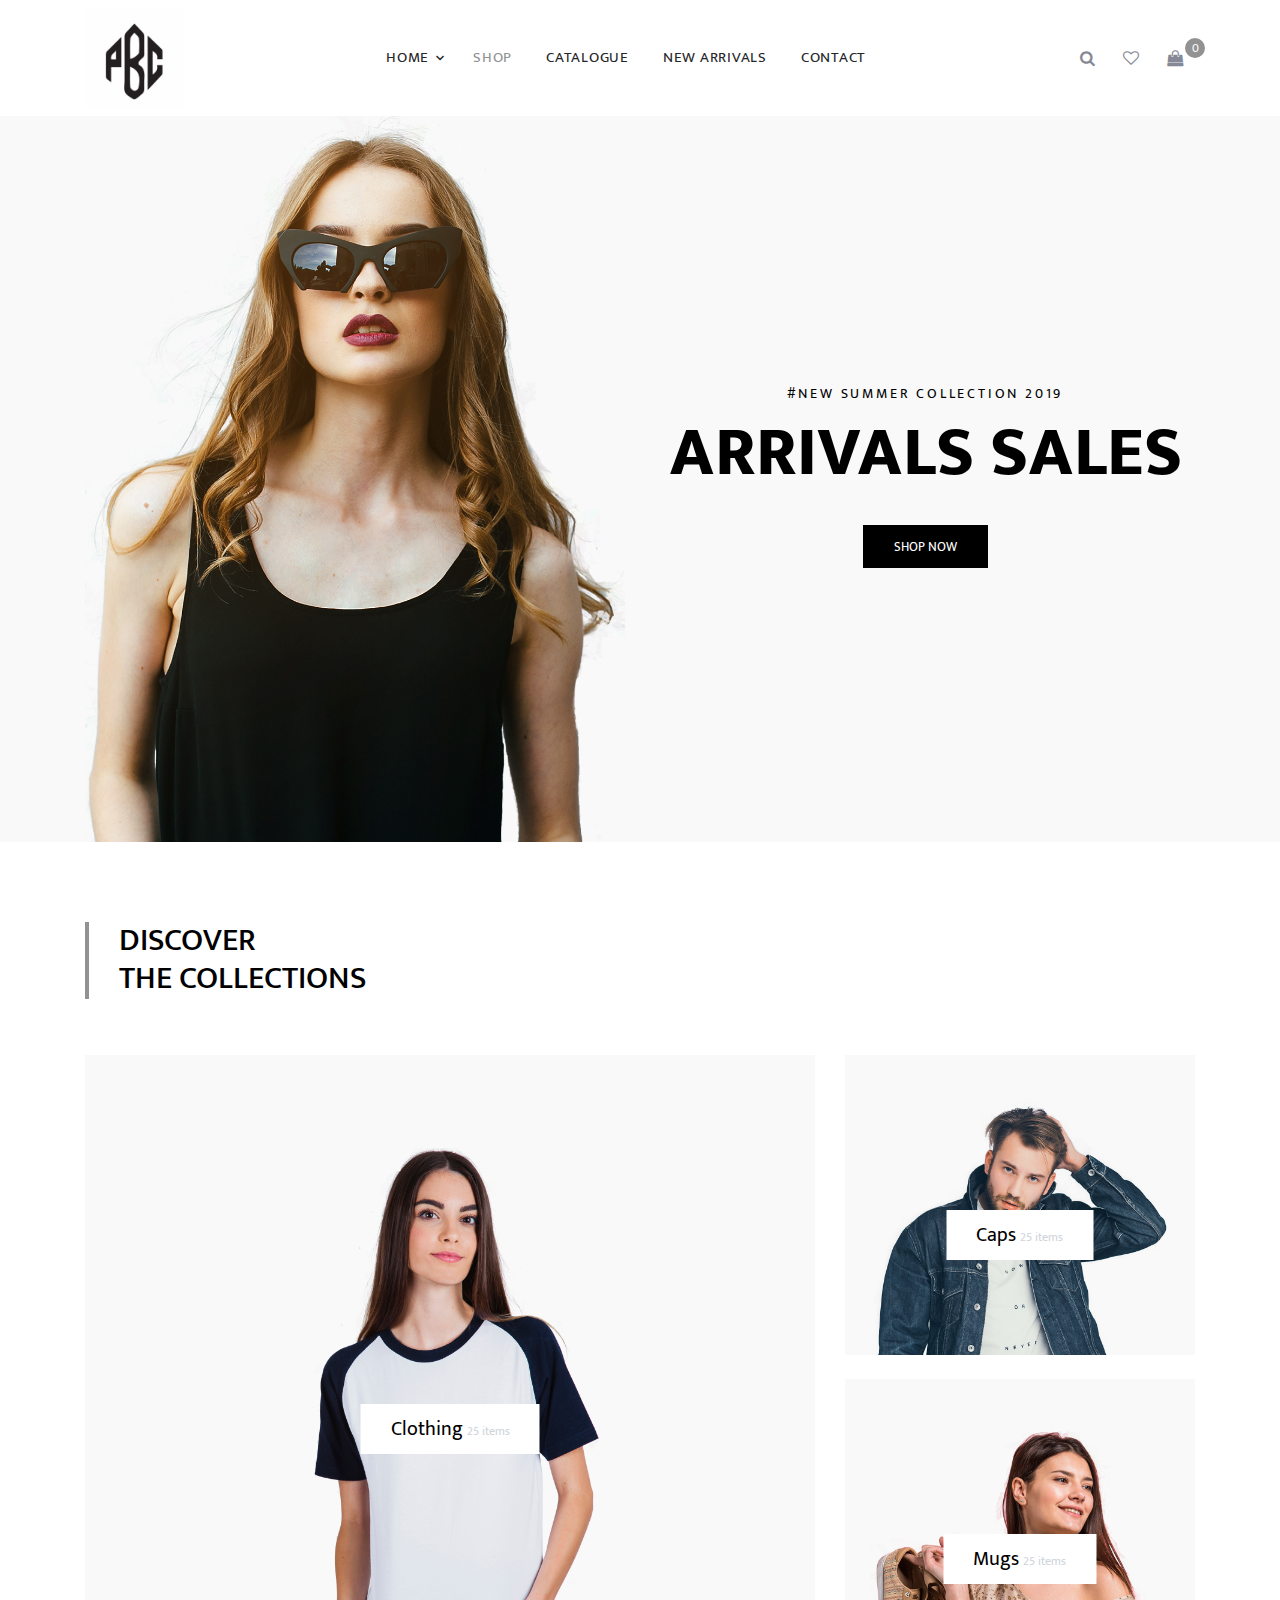
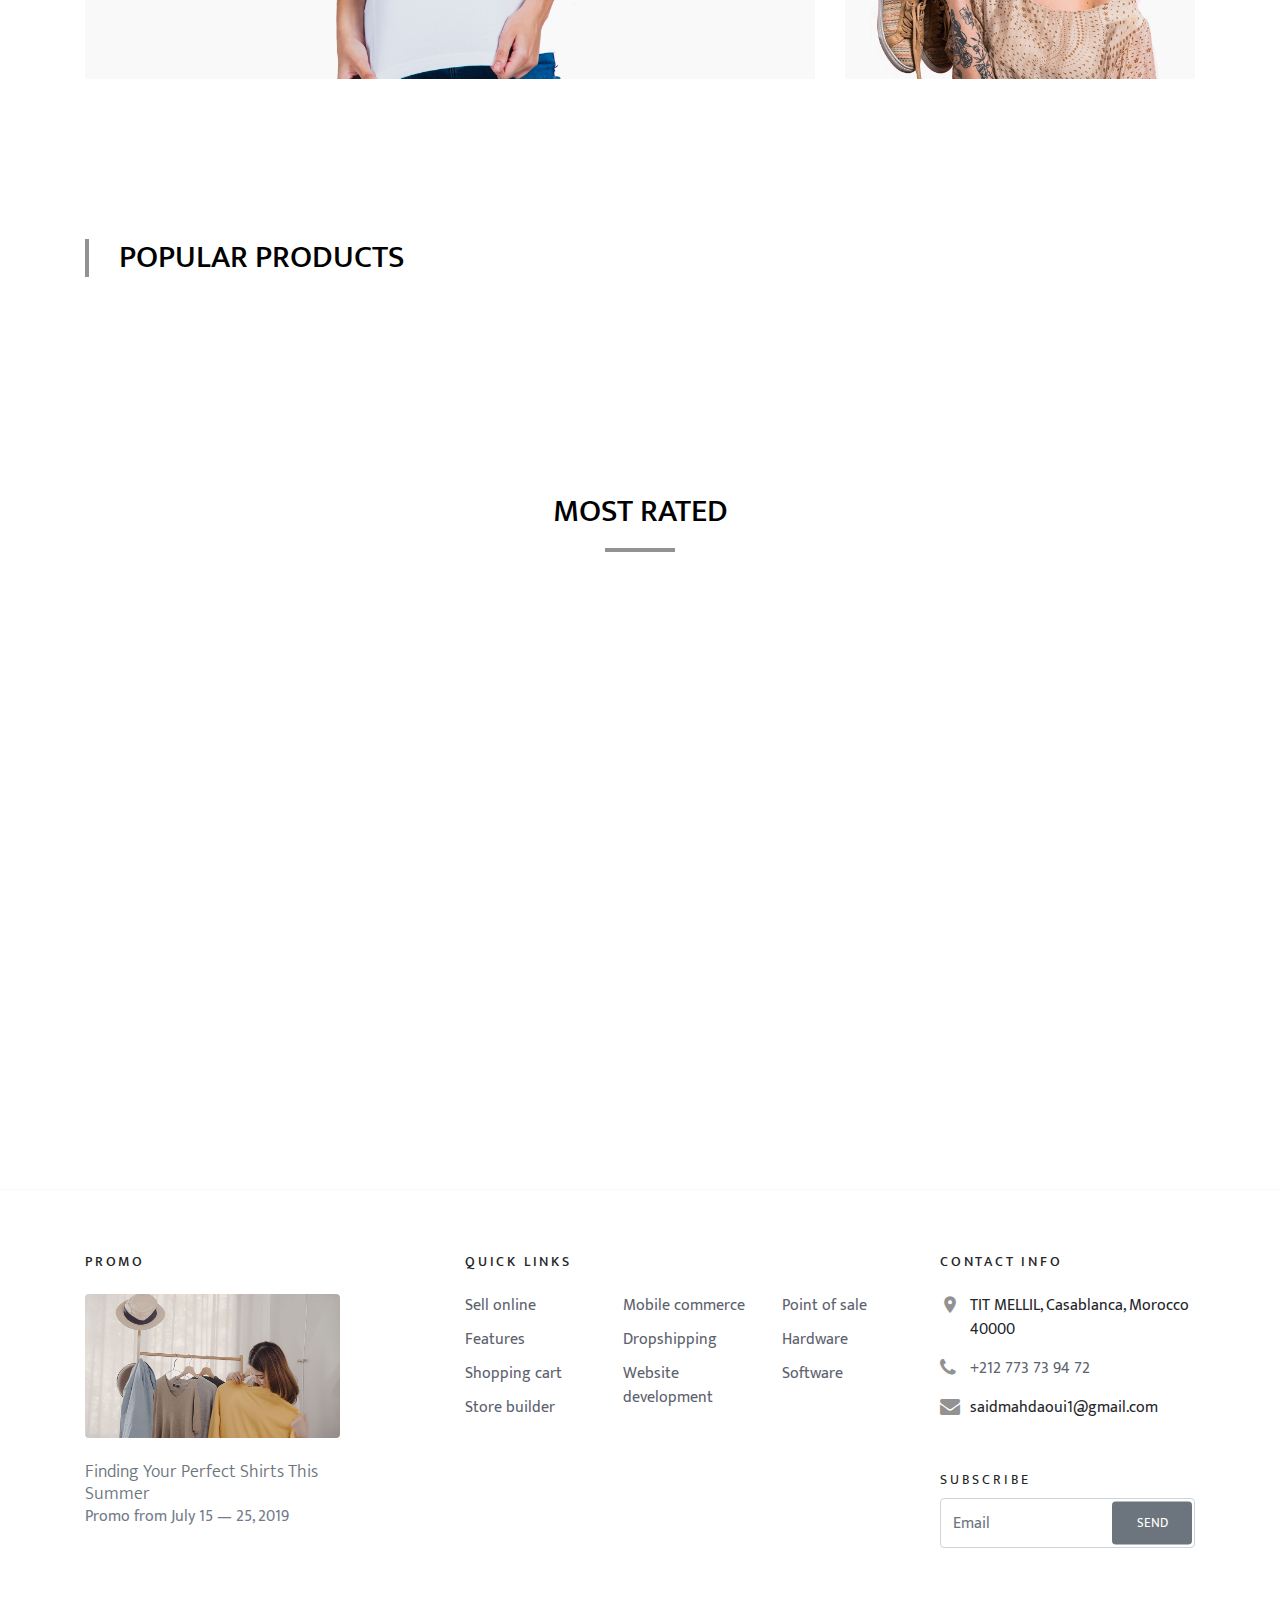
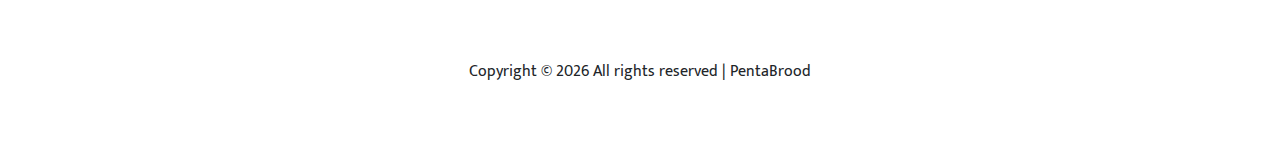
<file: index.html>
<!DOCTYPE html>
<html lang="en">

<head>
  <title>ShopMax &mdash; Colorlib e-Commerce Template</title>
  <meta charset="utf-8">
  <meta name="viewport" content="width=device-width, initial-scale=1, shrink-to-fit=no">

  <link rel="stylesheet" href="https://fonts.googleapis.com/css?family=Mukta:300,400,700">
  <link rel="stylesheet" href="fonts/icomoon/style.css">

  <link rel="stylesheet" href="css/bootstrap.min.css">
  <link rel="stylesheet" href="css/magnific-popup.css">
  <link rel="stylesheet" href="css/jquery-ui.css">
  <link rel="stylesheet" href="css/owl.carousel.min.css">
  <link rel="stylesheet" href="css/owl.theme.default.min.css">


  <link rel="stylesheet" href="css/aos.css">

  <link rel="stylesheet" href="css/style.css">
  <link rel="stylesheet" href="css/carousel.css">

  <link rel="icon" href="./images/logo.ico">

</head>

<body>

  <div class="site-wrap">


    <div class="site-navbar bg-white py-2">

      <div class="search-wrap">
        <div class="container">
          <a href="#" class="search-close js-search-close"><span class="icon-close2"></span></a>
          <form action="#" method="post">
            <input type="text" class="form-control" placeholder="Search keyword and hit enter...">
          </form>
        </div>
      </div>

      <div class="container">
        <div class="d-flex align-items-center justify-content-between">
          <div class="logo">
            <div class="site-logo" style="width: 100px;">
              <img src="images/logo.png" alt="PentaBroodLogo" class="img img-fluid" />
            </div>
          </div>
          <div class="main-nav d-none d-lg-block">
            <nav class="site-navigation text-right text-md-center" role="navigation">
              <ul class="site-menu js-clone-nav d-none d-lg-block">
                <li class="has-children ">
                  <a href="index.html">Home</a>
                  <ul class="dropdown">
                    <li><a href="#">Menu One</a></li>
                    <li><a href="#">Menu Two</a></li>
                    <li><a href="#">Menu Three</a></li>
                    <li class="has-children">
                      <a href="#">Sub Menu</a>
                      <ul class="dropdown">
                        <li><a href="#">Menu One</a></li>
                        <li><a href="#">Menu Two</a></li>
                        <li><a href="#">Menu Three</a></li>
                      </ul>
                    </li>
                  </ul>
                </li>

                <li class="active"><a href="shop.html">Shop</a></li>
                <li><a href="#">Catalogue</a></li>
                <li><a href="#">New Arrivals</a></li>
                <li><a href="contact.html">Contact</a></li>
              </ul>
            </nav>
          </div>
          <div class="icons">
            <a href="#" class="icons-btn d-inline-block js-search-open"><span class="icon-search"></span></a>
            <a href="#" class="icons-btn d-inline-block"><span class="icon-heart-o"></span></a>
            <a href="cart.html" class="icons-btn d-inline-block bag">
              <span class="icon-shopping-bag"></span>
              <span class="number"></span>
            </a>
            <a href="#" class="site-menu-toggle js-menu-toggle ml-3 d-inline-block d-lg-none"><span
                class="icon-menu"></span></a>
          </div>
        </div>
      </div>
    </div>

    <div class="site-blocks-cover" data-aos="fade">
      <div class="container">
        <div class="row">
          <div class="col-md-6 ml-auto order-md-2 align-self-start">
            <div class="site-block-cover-content">
              <h2 class="sub-title">#New Summer Collection 2019</h2>
              <h1>Arrivals Sales</h1>
              <p><a href="#" class="btn btn-black rounded-0">Shop Now</a></p>
            </div>
          </div>
          <div class="col-md-6 order-1 align-self-end">
            <img src="images/model_3.png" alt="Image" class="img-fluid">
          </div>
        </div>
      </div>
    </div>

    <div class="site-section">
      <div class="container">
        <div class="title-section mb-5">
          <h2 class="text-uppercase"><span class="d-block">Discover</span> The Collections</h2>
        </div>
        <div class="row align-items-stretch">
          <div class="col-lg-8">
            <div class="product-item sm-height full-height bg-gray">
              <a href="#" class="product-category">Clothing <span>25 items</span></a>
              <img src="images/model_4.png" alt="Image" class="img-fluid">
            </div>
          </div>
          <div class="col-lg-4">
            <div class="product-item sm-height bg-gray mb-4">
              <a href="#" class="product-category">Caps <span>25 items</span></a>
              <img src="images/model_5.png" alt="Image" class="img-fluid">
            </div>

            <div class="product-item sm-height bg-gray">
              <a href="#" class="product-category">Mugs <span>25 items</span></a>
              <img src="images/model_6.png" alt="Image" class="img-fluid">
            </div>
          </div>
        </div>
      </div>
    </div>



    <div class="site-section">
      <div class="container">
        <div class="row">
          <div class="title-section mb-5 col-12">
            <h2 class="text-uppercase">Popular Products</h2>
          </div>
        </div>
        <div class="row" id="popularProds">

        </div>
      </div>
    </div>

    <div class="site-section">
      <div class="container">
        <div class="row">
          <div class="title-section text-center mb-5 col-12">
            <h2 class="text-uppercase">Most Rated</h2>
          </div>
        </div>
        <div class="row">
          <div class="col-md-12 block-3">
            <div class="carousel-container">
              <div class="carousel-container">
                <div class="carousel" id="carouselInHome">
                   
                </div>
            </div>
            
            </div>
          </div>
        </div>
      </div>
    </div>


    <div class="site-blocks-cover inner-page py-5" data-aos="fade">
      <div class="container">
        <div class="row">
          <div class="col-md-6 ml-auto order-md-2 align-self-start">
            <div class="site-block-cover-content">
              <h2 class="sub-title">#New Summer Collection 2019</h2>
              <h1>New Shoes</h1>
              <p><a href="#" class="btn btn-black rounded-0">Shop Now</a></p>
            </div>
          </div>
          <div class="col-md-6 order-1 align-self-end">
            <img src="images/model_6.png" alt="Image" class="img-fluid">
          </div>
        </div>
      </div>
    </div>

    <footer class="site-footer custom-border-top">
      <div class="container">
        <div class="row">
          <div class="col-md-6 col-lg-3 mb-4 mb-lg-0">
            <h3 class="footer-heading mb-4">Promo</h3>
            <a href="#" class="block-6 text-secondary">
              <img src="images/about_1.jpg" alt="Image placeholder" class="img-fluid rounded mb-4">
              <h3 class="font-weight-light  mb-0">Finding Your Perfect Shirts This Summer</h3>
              <p>Promo from July 15 &mdash; 25, 2019</p>
            </a>
          </div>
          <div class="col-lg-5 ml-auto mb-5 mb-lg-0">
            <div class="row">
              <div class="col-md-12">
                <h3 class="footer-heading mb-4">Quick Links</h3>
              </div>
              <div class="col-md-6 col-lg-4">
                <ul class="list-unstyled">
                  <li><a href="#">Sell online</a></li>
                  <li><a href="#">Features</a></li>
                  <li><a href="#">Shopping cart</a></li>
                  <li><a href="#">Store builder</a></li>
                </ul>
              </div>
              <div class="col-md-6 col-lg-4">
                <ul class="list-unstyled">
                  <li><a href="#">Mobile commerce</a></li>
                  <li><a href="#">Dropshipping</a></li>
                  <li><a href="#">Website development</a></li>
                </ul>
              </div>
              <div class="col-md-6 col-lg-4">
                <ul class="list-unstyled">
                  <li><a href="#">Point of sale</a></li>
                  <li><a href="#">Hardware</a></li>
                  <li><a href="#">Software</a></li>
                </ul>
              </div>
            </div>
          </div>

          <div class="col-md-6 col-lg-3">
            <div class="block-5 mb-5">
              <h3 class="footer-heading mb-4">Contact Info</h3>
              <ul class="list-unstyled">
                <li class="address">TIT MELLIL, Casablanca, Morocco 40000</li>
                <li class="phone"><a href="tel:+212 773 73 94 72<">+212 773 73 94 72</a></li>
                <li class="email">saidmahdaoui1@gmail.com</li>
              </ul>
            </div>

            <div class="block-7">
              <form action="#" method="post">
                <label for="email_subscribe" class="footer-heading">Subscribe</label>
                <div class="form-group">
                  <input type="text" class="form-control py-4" id="email_subscribe" placeholder="Email">
                  <input type="submit" class="btn btn-sm btn-secondary" value="Send">
                </div>
              </form>
            </div>
          </div>
        </div>
        <div class="row pt-5 mt-5 text-center">
          <div class="col-md-12">
            <p>
              <!-- Link back to Colorlib can't be removed. Template is licensed under CC BY 3.0. -->
              Copyright &copy;
              <script>document.write(new Date().getFullYear());</script> All rights reserved | PentaBrood
              <!-- Link back to Colorlib can't be removed. Template is licensed under CC BY 3.0. -->
            </p>
          </div>

        </div>
      </div>
    </footer>
  </div>

  <script src="js/jquery-3.3.1.min.js"></script>
  <script src="js/jquery-ui.js"></script>
  <script src="js/popper.min.js"></script>
  <script src="js/bootstrap.min.js"></script>
  <script src="js/owl.carousel.min.js"></script>
  <script src="js/jquery.magnific-popup.min.js"></script>
  <script src="js/index.js"></script>
  <script src="js/aos.js"></script>

  <script src="js/main.js"></script>
  <script src="./js/carousel.js"></script>

</body>

</html>
</file>
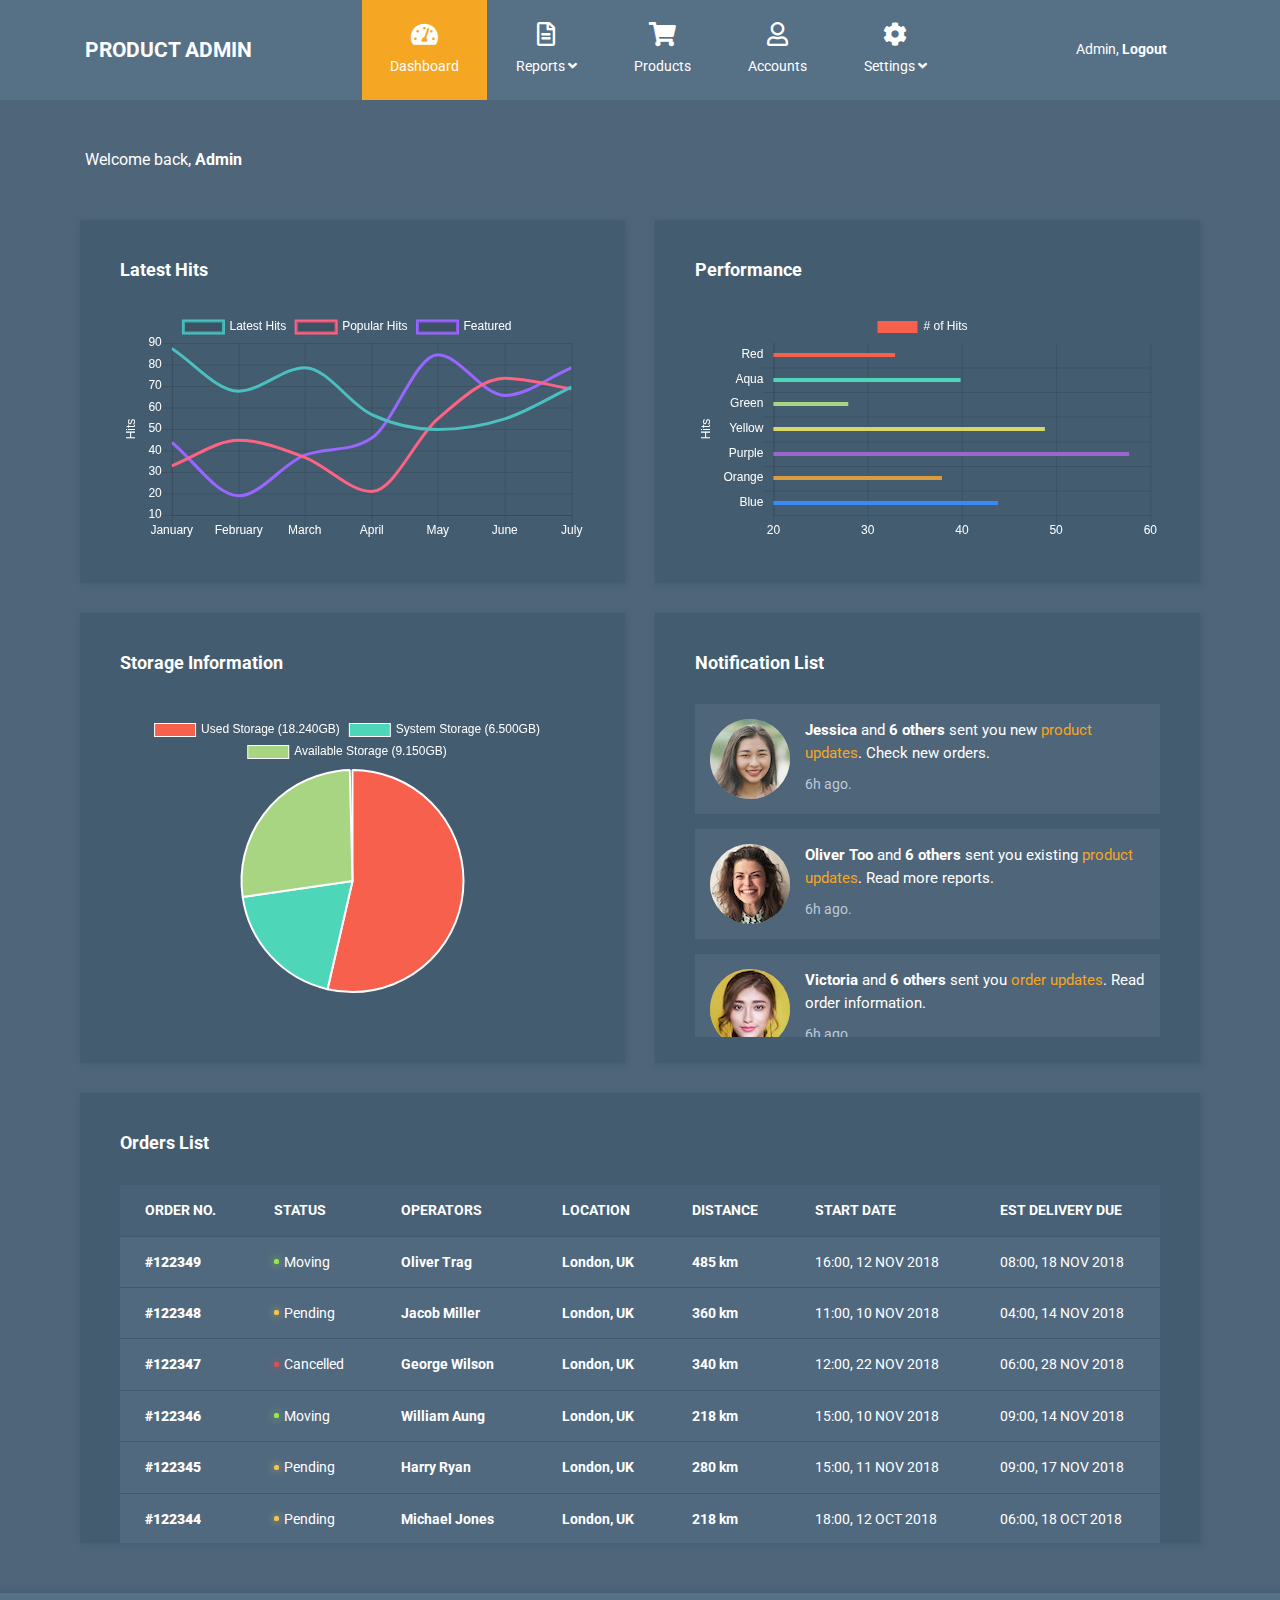
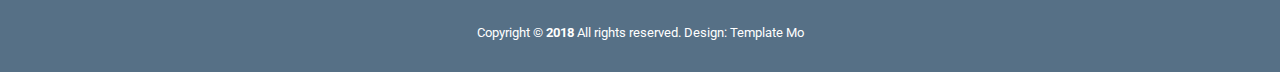
<file: product-admin-master/index.html>
<!DOCTYPE html>
<html lang="en">

<head>
    <meta charset="UTF-8">
    <meta name="viewport" content="width=device-width, initial-scale=1.0">
    <meta http-equiv="X-UA-Compatible" content="ie=edge">
    <title>Product Admin - Dashboard HTML Template</title>
    <link rel="stylesheet" href="https://fonts.googleapis.com/css?family=Roboto:400,700">
    <!-- https://fonts.google.com/specimen/Roboto -->
    <link rel="stylesheet" href="css/fontawesome.min.css">
    <!-- https://fontawesome.com/ -->
    <link rel="stylesheet" href="css/bootstrap.min.css">
    <!-- https://getbootstrap.com/ -->
    <link rel="stylesheet" href="css/templatemo-style.css">
    <!--
	Product Admin CSS Template
	https://templatemo.com/tm-524-product-admin
	-->
</head>

<body id="reportsPage">
    <div class="" id="home">
        <nav class="navbar navbar-expand-xl">
            <div class="container h-100">
                <a class="navbar-brand" href="index.html">
                    <h1 class="tm-site-title mb-0">Product Admin</h1>
                </a>
                <button class="navbar-toggler ml-auto mr-0" type="button" data-toggle="collapse" data-target="#navbarSupportedContent"
                    aria-controls="navbarSupportedContent" aria-expanded="false" aria-label="Toggle navigation">
                    <i class="fas fa-bars tm-nav-icon"></i>
                </button>

                <div class="collapse navbar-collapse" id="navbarSupportedContent">
                    <ul class="navbar-nav mx-auto h-100">
                        <li class="nav-item">
                            <a class="nav-link active" href="#">
                                <i class="fas fa-tachometer-alt"></i>
                                Dashboard
                                <span class="sr-only">(current)</span>
                            </a>
                        </li>
                        <li class="nav-item dropdown">

                            <a class="nav-link dropdown-toggle" href="#" id="navbarDropdown" role="button" data-toggle="dropdown"
                                aria-haspopup="true" aria-expanded="false">
                                <i class="far fa-file-alt"></i>
                                <span>
                                    Reports <i class="fas fa-angle-down"></i>
                                </span>
                            </a>
                            <div class="dropdown-menu" aria-labelledby="navbarDropdown">
                                <a class="dropdown-item" href="#">Daily Report</a>
                                <a class="dropdown-item" href="#">Weekly Report</a>
                                <a class="dropdown-item" href="#">Yearly Report</a>
                            </div>
                        </li>
                        <li class="nav-item">
                            <a class="nav-link" href="products.html">
                                <i class="fas fa-shopping-cart"></i>
                                Products
                            </a>
                        </li>

                        <li class="nav-item">
                            <a class="nav-link" href="accounts.html">
                                <i class="far fa-user"></i>
                                Accounts
                            </a>
                        </li>
                        <li class="nav-item dropdown">
                            <a class="nav-link dropdown-toggle" href="#" id="navbarDropdown" role="button" data-toggle="dropdown"
                                aria-haspopup="true" aria-expanded="false">
                                <i class="fas fa-cog"></i>
                                <span>
                                    Settings <i class="fas fa-angle-down"></i>
                                </span>
                            </a>
                            <div class="dropdown-menu" aria-labelledby="navbarDropdown">
                                <a class="dropdown-item" href="#">Profile</a>
                                <a class="dropdown-item" href="#">Billing</a>
                                <a class="dropdown-item" href="#">Customize</a>
                            </div>
                        </li>
                    </ul>
                    <ul class="navbar-nav">
                        <li class="nav-item">
                            <a class="nav-link d-block" href="login.html">
                                Admin, <b>Logout</b>
                            </a>
                        </li>
                    </ul>
                </div>
            </div>

        </nav>
        <div class="container">
            <div class="row">
                <div class="col">
                    <p class="text-white mt-5 mb-5">Welcome back, <b>Admin</b></p>
                </div>
            </div>
            <!-- row -->
            <div class="row tm-content-row">
                <div class="col-sm-12 col-md-12 col-lg-6 col-xl-6 tm-block-col">
                    <div class="tm-bg-primary-dark tm-block">
                        <h2 class="tm-block-title">Latest Hits</h2>
                        <canvas id="lineChart"></canvas>
                    </div>
                </div>
                <div class="col-sm-12 col-md-12 col-lg-6 col-xl-6 tm-block-col">
                    <div class="tm-bg-primary-dark tm-block">
                        <h2 class="tm-block-title">Performance</h2>
                        <canvas id="barChart"></canvas>
                    </div>
                </div>
                <div class="col-sm-12 col-md-12 col-lg-6 col-xl-6 tm-block-col">
                    <div class="tm-bg-primary-dark tm-block tm-block-taller">
                        <h2 class="tm-block-title">Storage Information</h2>
                        <div id="pieChartContainer">
                            <canvas id="pieChart" class="chartjs-render-monitor" width="200" height="200"></canvas>
                        </div>                        
                    </div>
                </div>
                <div class="col-sm-12 col-md-12 col-lg-6 col-xl-6 tm-block-col">
                    <div class="tm-bg-primary-dark tm-block tm-block-taller tm-block-overflow">
                        <h2 class="tm-block-title">Notification List</h2>
                        <div class="tm-notification-items">
                            <div class="media tm-notification-item">
                                <div class="tm-gray-circle"><img src="img/notification-01.jpg" alt="Avatar Image" class="rounded-circle"></div>
                                <div class="media-body">
                                    <p class="mb-2"><b>Jessica</b> and <b>6 others</b> sent you new <a href="#"
                                            class="tm-notification-link">product updates</a>. Check new orders.</p>
                                    <span class="tm-small tm-text-color-secondary">6h ago.</span>
                                </div>
                            </div>
                            <div class="media tm-notification-item">
                                <div class="tm-gray-circle"><img src="img/notification-02.jpg" alt="Avatar Image" class="rounded-circle"></div>
                                <div class="media-body">
                                    <p class="mb-2"><b>Oliver Too</b> and <b>6 others</b> sent you existing <a href="#"
                                            class="tm-notification-link">product updates</a>. Read more reports.</p>
                                    <span class="tm-small tm-text-color-secondary">6h ago.</span>
                                </div>
                            </div>
                            <div class="media tm-notification-item">
                                <div class="tm-gray-circle"><img src="img/notification-03.jpg" alt="Avatar Image" class="rounded-circle"></div>
                                <div class="media-body">
                                    <p class="mb-2"><b>Victoria</b> and <b>6 others</b> sent you <a href="#"
                                            class="tm-notification-link">order updates</a>. Read order information.</p>
                                    <span class="tm-small tm-text-color-secondary">6h ago.</span>
                                </div>
                            </div>
                            <div class="media tm-notification-item">
                                <div class="tm-gray-circle"><img src="img/notification-01.jpg" alt="Avatar Image" class="rounded-circle"></div>
                                <div class="media-body">
                                    <p class="mb-2"><b>Laura Cute</b> and <b>6 others</b> sent you <a href="#"
                                            class="tm-notification-link">product records</a>.</p>
                                    <span class="tm-small tm-text-color-secondary">6h ago.</span>
                                </div>
                            </div>
                            <div class="media tm-notification-item">
                                <div class="tm-gray-circle"><img src="img/notification-02.jpg" alt="Avatar Image" class="rounded-circle"></div>
                                <div class="media-body">
                                    <p class="mb-2"><b>Samantha</b> and <b>6 others</b> sent you <a href="#"
                                            class="tm-notification-link">order stuffs</a>.</p>
                                    <span class="tm-small tm-text-color-secondary">6h ago.</span>
                                </div>
                            </div>
                            <div class="media tm-notification-item">
                                <div class="tm-gray-circle"><img src="img/notification-03.jpg" alt="Avatar Image" class="rounded-circle"></div>
                                <div class="media-body">
                                    <p class="mb-2"><b>Sophie</b> and <b>6 others</b> sent you <a href="#"
                                            class="tm-notification-link">product updates</a>.</p>
                                    <span class="tm-small tm-text-color-secondary">6h ago.</span>
                                </div>
                            </div>
                            <div class="media tm-notification-item">
                                <div class="tm-gray-circle"><img src="img/notification-01.jpg" alt="Avatar Image" class="rounded-circle"></div>
                                <div class="media-body">
                                    <p class="mb-2"><b>Lily A</b> and <b>6 others</b> sent you <a href="#"
                                            class="tm-notification-link">product updates</a>.</p>
                                    <span class="tm-small tm-text-color-secondary">6h ago.</span>
                                </div>
                            </div>
                            <div class="media tm-notification-item">
                                <div class="tm-gray-circle"><img src="img/notification-02.jpg" alt="Avatar Image" class="rounded-circle"></div>
                                <div class="media-body">
                                    <p class="mb-2"><b>Amara</b> and <b>6 others</b> sent you <a href="#"
                                            class="tm-notification-link">product updates</a>.</p>
                                    <span class="tm-small tm-text-color-secondary">6h ago.</span>
                                </div>
                            </div>
                            <div class="media tm-notification-item">
                                <div class="tm-gray-circle"><img src="img/notification-03.jpg" alt="Avatar Image" class="rounded-circle"></div>
                                <div class="media-body">
                                    <p class="mb-2"><b>Cinthela</b> and <b>6 others</b> sent you <a href="#"
                                            class="tm-notification-link">product updates</a>.</p>
                                    <span class="tm-small tm-text-color-secondary">6h ago.</span>
                                </div>
                            </div>
                        </div>
                    </div>
                </div>
                <div class="col-12 tm-block-col">
                    <div class="tm-bg-primary-dark tm-block tm-block-taller tm-block-scroll">
                        <h2 class="tm-block-title">Orders List</h2>
                        <table class="table">
                            <thead>
                                <tr>
                                    <th scope="col">ORDER NO.</th>
                                    <th scope="col">STATUS</th>
                                    <th scope="col">OPERATORS</th>
                                    <th scope="col">LOCATION</th>
                                    <th scope="col">DISTANCE</th>
                                    <th scope="col">START DATE</th>
                                    <th scope="col">EST DELIVERY DUE</th>
                                </tr>
                            </thead>
                            <tbody>
                                <tr>
                                    <th scope="row"><b>#122349</b></th>
                                    <td>
                                        <div class="tm-status-circle moving">
                                        </div>Moving
                                    </td>
                                    <td><b>Oliver Trag</b></td>
                                    <td><b>London, UK</b></td>
                                    <td><b>485 km</b></td>
                                    <td>16:00, 12 NOV 2018</td>
                                    <td>08:00, 18 NOV 2018</td>
                                </tr>
                                <tr>
                                    <th scope="row"><b>#122348</b></th>
                                    <td>
                                        <div class="tm-status-circle pending">
                                        </div>Pending
                                    </td>
                                    <td><b>Jacob Miller</b></td>
                                    <td><b>London, UK</b></td>
                                    <td><b>360 km</b></td>
                                    <td>11:00, 10 NOV 2018</td>
                                    <td>04:00, 14 NOV 2018</td>
                                </tr>
                                <tr>
                                    <th scope="row"><b>#122347</b></th>
                                    <td>
                                        <div class="tm-status-circle cancelled">
                                        </div>Cancelled
                                    </td>
                                    <td><b>George Wilson</b></td>
                                    <td><b>London, UK</b></td>
                                    <td><b>340 km</b></td>
                                    <td>12:00, 22 NOV 2018</td>
                                    <td>06:00, 28 NOV 2018</td>
                                </tr>
                                <tr>
                                    <th scope="row"><b>#122346</b></th>
                                    <td>
                                        <div class="tm-status-circle moving">
                                        </div>Moving
                                    </td>
                                    <td><b>William Aung</b></td>
                                    <td><b>London, UK</b></td>
                                    <td><b>218 km</b></td>
                                    <td>15:00, 10 NOV 2018</td>
                                    <td>09:00, 14 NOV 2018</td>
                                </tr>
                                <tr>
                                    <th scope="row"><b>#122345</b></th>
                                    <td>
                                        <div class="tm-status-circle pending">
                                        </div>Pending
                                    </td>
                                    <td><b>Harry Ryan</b></td>
                                    <td><b>London, UK</b></td>
                                    <td><b>280 km</b></td>
                                    <td>15:00, 11 NOV 2018</td>
                                    <td>09:00, 17 NOV 2018</td>
                                </tr>
                                <tr>
                                    <th scope="row"><b>#122344</b></th>
                                    <td>
                                        <div class="tm-status-circle pending">
                                        </div>Pending
                                    </td>
                                    <td><b>Michael Jones</b></td>
                                    <td><b>London, UK</b></td>
                                    <td><b>218 km</b></td>
                                    <td>18:00, 12 OCT 2018</td>
                                    <td>06:00, 18 OCT 2018</td>
                                </tr>
                                <tr>
                                    <th scope="row"><b>#122343</b></th>
                                    <td>
                                        <div class="tm-status-circle moving">
                                        </div>Moving
                                    </td>
                                    <td><b>Timmy Davis</b></td>
                                    <td><b>London, UK</b></td>
                                    <td><b>218 km</b></td>
                                    <td>12:00, 10 OCT 2018</td>
                                    <td>08:00, 18 OCT 2018</td>
                                </tr>
                                <tr>
                                    <th scope="row"><b>#122342</b></th>
                                    <td>
                                        <div class="tm-status-circle moving">
                                        </div>Moving
                                    </td>
                                    <td><b>Oscar Phyo</b></td>
                                    <td><b>London, UK</b></td>
                                    <td><b>420 km</b></td>
                                    <td>15:30, 06 OCT 2018</td>
                                    <td>09:30, 16 OCT 2018</td>
                                </tr>
                                <tr>
                                    <th scope="row"><b>#122341</b></th>
                                    <td>
                                        <div class="tm-status-circle moving">
                                        </div>Moving
                                    </td>
                                    <td><b>Charlie Brown</b></td>
                                    <td><b>London, UK</b></td>
                                    <td><b>300 km</b></td>
                                    <td>11:00, 10 OCT 2018</td>
                                    <td>03:00, 14 OCT 2018</td>
                                </tr>
                                <tr>
                                    <th scope="row"><b>#122340</b></th>
                                    <td>
                                        <div class="tm-status-circle cancelled">
                                        </div>Cancelled
                                    </td>
                                    <td><b>Wilson Cookies</b></td>
                                    <td><b>London, UK</b></td>
                                    <td><b>218 km</b></td>
                                    <td>17:30, 12 OCT 2018</td>
                                    <td>08:30, 22 OCT 2018</td>
                                </tr>
                                <tr>
                                    <th scope="row"><b>#122339</b></th>
                                    <td>
                                        <div class="tm-status-circle moving">
                                        </div>Moving
                                    </td>
                                    <td><b>Richard Clamon</b></td>
                                    <td><b>London, UK</b></td>
                                    <td><b>150 km</b></td>
                                    <td>15:00, 12 OCT 2018</td>
                                    <td>09:20, 26 OCT 2018</td>
                                </tr>
                            </tbody>
                        </table>
                    </div>
                </div>
            </div>
        </div>
        <footer class="tm-footer row tm-mt-small">
            <div class="col-12 font-weight-light">
                <p class="text-center text-white mb-0 px-4 small">
                    Copyright &copy; <b>2018</b> All rights reserved. 
                    
                    Design: <a rel="nofollow noopener" href="https://templatemo.com" class="tm-footer-link">Template Mo</a>
                </p>
            </div>
        </footer>
    </div>

    <script src="js/jquery-3.3.1.min.js"></script>
    <!-- https://jquery.com/download/ -->
    <script src="js/moment.min.js"></script>
    <!-- https://momentjs.com/ -->
    <script src="js/Chart.min.js"></script>
    <!-- http://www.chartjs.org/docs/latest/ -->
    <script src="js/bootstrap.min.js"></script>
    <!-- https://getbootstrap.com/ -->
    <script src="js/tooplate-scripts.js"></script>
    <script>
        Chart.defaults.global.defaultFontColor = 'white';
        let ctxLine,
            ctxBar,
            ctxPie,
            optionsLine,
            optionsBar,
            optionsPie,
            configLine,
            configBar,
            configPie,
            lineChart;
        barChart, pieChart;
        // DOM is ready
        $(function () {
            drawLineChart(); // Line Chart
            drawBarChart(); // Bar Chart
            drawPieChart(); // Pie Chart

            $(window).resize(function () {
                updateLineChart();
                updateBarChart();                
            });
        })
    </script>
</body>

</html>
</file>
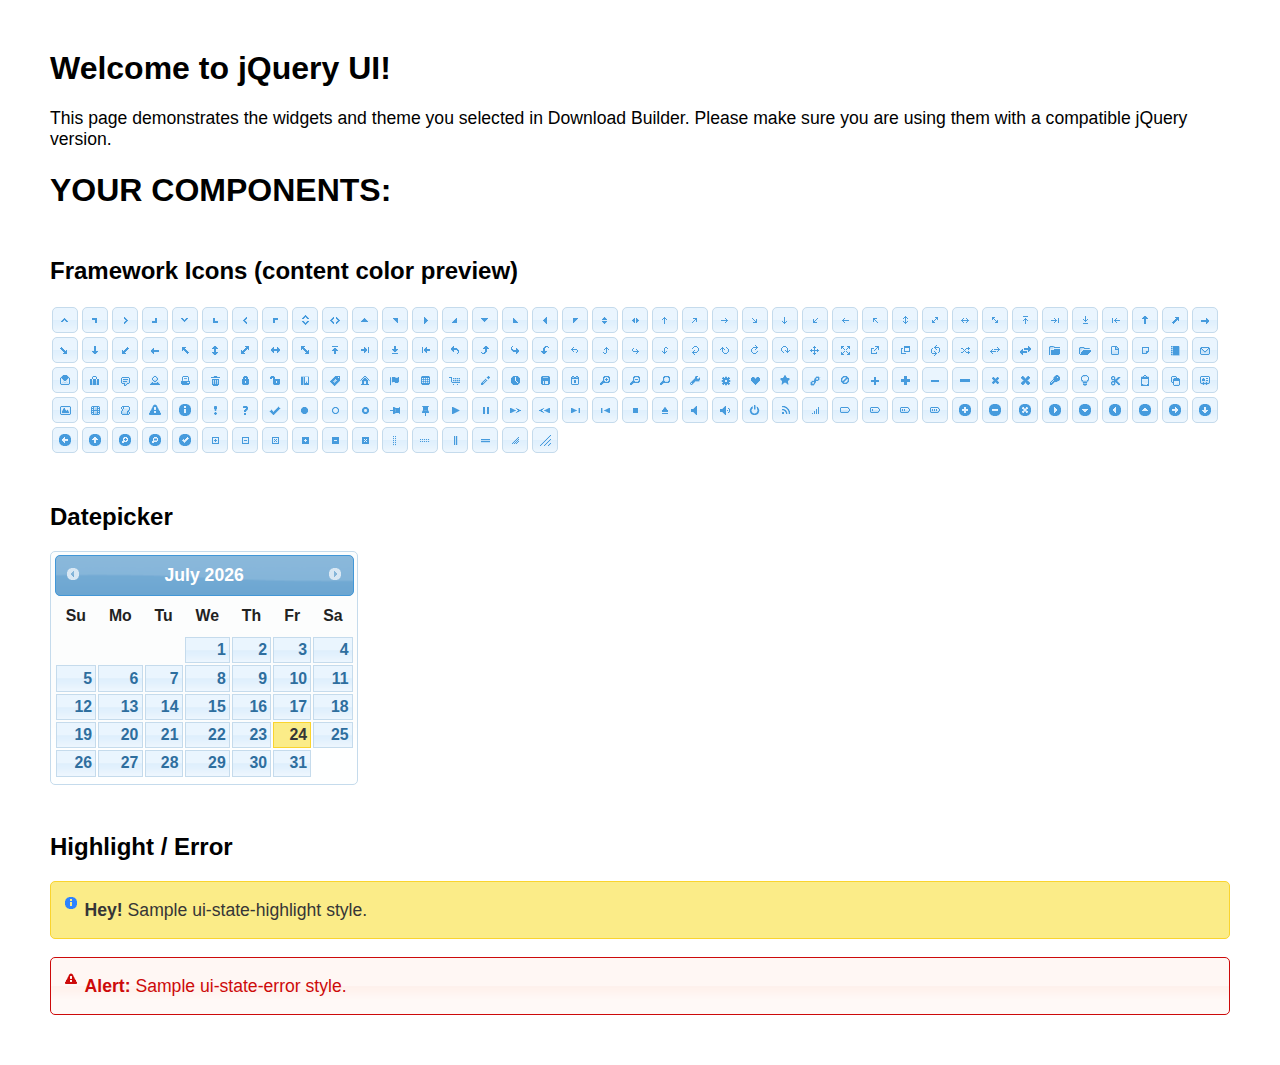
<file: product-admin-master/jquery-ui-datepicker/index.html>
<!doctype html>
<html lang="us">
<head>
	<meta charset="utf-8">
	<title>jQuery UI Example Page</title>
	<link href="jquery-ui.css" rel="stylesheet">
	<style>
	body{
		font-family: "Trebuchet MS", sans-serif;
		margin: 50px;
	}
	.demoHeaders {
		margin-top: 2em;
	}
	#dialog-link {
		padding: .4em 1em .4em 20px;
		text-decoration: none;
		position: relative;
	}
	#dialog-link span.ui-icon {
		margin: 0 5px 0 0;
		position: absolute;
		left: .2em;
		top: 50%;
		margin-top: -8px;
	}
	#icons {
		margin: 0;
		padding: 0;
	}
	#icons li {
		margin: 2px;
		position: relative;
		padding: 4px 0;
		cursor: pointer;
		float: left;
		list-style: none;
	}
	#icons span.ui-icon {
		float: left;
		margin: 0 4px;
	}
	.fakewindowcontain .ui-widget-overlay {
		position: absolute;
	}
	select {
		width: 200px;
	}
	</style>
</head>
<body>

<h1>Welcome to jQuery UI!</h1>

<div class="ui-widget">
	<p>This page demonstrates the widgets and theme you selected in Download Builder. Please make sure you are using them with a compatible jQuery version.</p>
</div>

<h1>YOUR COMPONENTS:</h1>
















<h2 class="demoHeaders">Framework Icons (content color preview)</h2>
<ul id="icons" class="ui-widget ui-helper-clearfix">
	<li class="ui-state-default ui-corner-all" title=".ui-icon-caret-1-n"><span class="ui-icon ui-icon-caret-1-n"></span></li>
	<li class="ui-state-default ui-corner-all" title=".ui-icon-caret-1-ne"><span class="ui-icon ui-icon-caret-1-ne"></span></li>
	<li class="ui-state-default ui-corner-all" title=".ui-icon-caret-1-e"><span class="ui-icon ui-icon-caret-1-e"></span></li>
	<li class="ui-state-default ui-corner-all" title=".ui-icon-caret-1-se"><span class="ui-icon ui-icon-caret-1-se"></span></li>
	<li class="ui-state-default ui-corner-all" title=".ui-icon-caret-1-s"><span class="ui-icon ui-icon-caret-1-s"></span></li>
	<li class="ui-state-default ui-corner-all" title=".ui-icon-caret-1-sw"><span class="ui-icon ui-icon-caret-1-sw"></span></li>
	<li class="ui-state-default ui-corner-all" title=".ui-icon-caret-1-w"><span class="ui-icon ui-icon-caret-1-w"></span></li>
	<li class="ui-state-default ui-corner-all" title=".ui-icon-caret-1-nw"><span class="ui-icon ui-icon-caret-1-nw"></span></li>
	<li class="ui-state-default ui-corner-all" title=".ui-icon-caret-2-n-s"><span class="ui-icon ui-icon-caret-2-n-s"></span></li>
	<li class="ui-state-default ui-corner-all" title=".ui-icon-caret-2-e-w"><span class="ui-icon ui-icon-caret-2-e-w"></span></li>
	<li class="ui-state-default ui-corner-all" title=".ui-icon-triangle-1-n"><span class="ui-icon ui-icon-triangle-1-n"></span></li>
	<li class="ui-state-default ui-corner-all" title=".ui-icon-triangle-1-ne"><span class="ui-icon ui-icon-triangle-1-ne"></span></li>
	<li class="ui-state-default ui-corner-all" title=".ui-icon-triangle-1-e"><span class="ui-icon ui-icon-triangle-1-e"></span></li>
	<li class="ui-state-default ui-corner-all" title=".ui-icon-triangle-1-se"><span class="ui-icon ui-icon-triangle-1-se"></span></li>
	<li class="ui-state-default ui-corner-all" title=".ui-icon-triangle-1-s"><span class="ui-icon ui-icon-triangle-1-s"></span></li>
	<li class="ui-state-default ui-corner-all" title=".ui-icon-triangle-1-sw"><span class="ui-icon ui-icon-triangle-1-sw"></span></li>
	<li class="ui-state-default ui-corner-all" title=".ui-icon-triangle-1-w"><span class="ui-icon ui-icon-triangle-1-w"></span></li>
	<li class="ui-state-default ui-corner-all" title=".ui-icon-triangle-1-nw"><span class="ui-icon ui-icon-triangle-1-nw"></span></li>
	<li class="ui-state-default ui-corner-all" title=".ui-icon-triangle-2-n-s"><span class="ui-icon ui-icon-triangle-2-n-s"></span></li>
	<li class="ui-state-default ui-corner-all" title=".ui-icon-triangle-2-e-w"><span class="ui-icon ui-icon-triangle-2-e-w"></span></li>
	<li class="ui-state-default ui-corner-all" title=".ui-icon-arrow-1-n"><span class="ui-icon ui-icon-arrow-1-n"></span></li>
	<li class="ui-state-default ui-corner-all" title=".ui-icon-arrow-1-ne"><span class="ui-icon ui-icon-arrow-1-ne"></span></li>
	<li class="ui-state-default ui-corner-all" title=".ui-icon-arrow-1-e"><span class="ui-icon ui-icon-arrow-1-e"></span></li>
	<li class="ui-state-default ui-corner-all" title=".ui-icon-arrow-1-se"><span class="ui-icon ui-icon-arrow-1-se"></span></li>
	<li class="ui-state-default ui-corner-all" title=".ui-icon-arrow-1-s"><span class="ui-icon ui-icon-arrow-1-s"></span></li>
	<li class="ui-state-default ui-corner-all" title=".ui-icon-arrow-1-sw"><span class="ui-icon ui-icon-arrow-1-sw"></span></li>
	<li class="ui-state-default ui-corner-all" title=".ui-icon-arrow-1-w"><span class="ui-icon ui-icon-arrow-1-w"></span></li>
	<li class="ui-state-default ui-corner-all" title=".ui-icon-arrow-1-nw"><span class="ui-icon ui-icon-arrow-1-nw"></span></li>
	<li class="ui-state-default ui-corner-all" title=".ui-icon-arrow-2-n-s"><span class="ui-icon ui-icon-arrow-2-n-s"></span></li>
	<li class="ui-state-default ui-corner-all" title=".ui-icon-arrow-2-ne-sw"><span class="ui-icon ui-icon-arrow-2-ne-sw"></span></li>
	<li class="ui-state-default ui-corner-all" title=".ui-icon-arrow-2-e-w"><span class="ui-icon ui-icon-arrow-2-e-w"></span></li>
	<li class="ui-state-default ui-corner-all" title=".ui-icon-arrow-2-se-nw"><span class="ui-icon ui-icon-arrow-2-se-nw"></span></li>
	<li class="ui-state-default ui-corner-all" title=".ui-icon-arrowstop-1-n"><span class="ui-icon ui-icon-arrowstop-1-n"></span></li>
	<li class="ui-state-default ui-corner-all" title=".ui-icon-arrowstop-1-e"><span class="ui-icon ui-icon-arrowstop-1-e"></span></li>
	<li class="ui-state-default ui-corner-all" title=".ui-icon-arrowstop-1-s"><span class="ui-icon ui-icon-arrowstop-1-s"></span></li>
	<li class="ui-state-default ui-corner-all" title=".ui-icon-arrowstop-1-w"><span class="ui-icon ui-icon-arrowstop-1-w"></span></li>
	<li class="ui-state-default ui-corner-all" title=".ui-icon-arrowthick-1-n"><span class="ui-icon ui-icon-arrowthick-1-n"></span></li>
	<li class="ui-state-default ui-corner-all" title=".ui-icon-arrowthick-1-ne"><span class="ui-icon ui-icon-arrowthick-1-ne"></span></li>
	<li class="ui-state-default ui-corner-all" title=".ui-icon-arrowthick-1-e"><span class="ui-icon ui-icon-arrowthick-1-e"></span></li>
	<li class="ui-state-default ui-corner-all" title=".ui-icon-arrowthick-1-se"><span class="ui-icon ui-icon-arrowthick-1-se"></span></li>
	<li class="ui-state-default ui-corner-all" title=".ui-icon-arrowthick-1-s"><span class="ui-icon ui-icon-arrowthick-1-s"></span></li>
	<li class="ui-state-default ui-corner-all" title=".ui-icon-arrowthick-1-sw"><span class="ui-icon ui-icon-arrowthick-1-sw"></span></li>
	<li class="ui-state-default ui-corner-all" title=".ui-icon-arrowthick-1-w"><span class="ui-icon ui-icon-arrowthick-1-w"></span></li>
	<li class="ui-state-default ui-corner-all" title=".ui-icon-arrowthick-1-nw"><span class="ui-icon ui-icon-arrowthick-1-nw"></span></li>
	<li class="ui-state-default ui-corner-all" title=".ui-icon-arrowthick-2-n-s"><span class="ui-icon ui-icon-arrowthick-2-n-s"></span></li>
	<li class="ui-state-default ui-corner-all" title=".ui-icon-arrowthick-2-ne-sw"><span class="ui-icon ui-icon-arrowthick-2-ne-sw"></span></li>
	<li class="ui-state-default ui-corner-all" title=".ui-icon-arrowthick-2-e-w"><span class="ui-icon ui-icon-arrowthick-2-e-w"></span></li>
	<li class="ui-state-default ui-corner-all" title=".ui-icon-arrowthick-2-se-nw"><span class="ui-icon ui-icon-arrowthick-2-se-nw"></span></li>
	<li class="ui-state-default ui-corner-all" title=".ui-icon-arrowthickstop-1-n"><span class="ui-icon ui-icon-arrowthickstop-1-n"></span></li>
	<li class="ui-state-default ui-corner-all" title=".ui-icon-arrowthickstop-1-e"><span class="ui-icon ui-icon-arrowthickstop-1-e"></span></li>
	<li class="ui-state-default ui-corner-all" title=".ui-icon-arrowthickstop-1-s"><span class="ui-icon ui-icon-arrowthickstop-1-s"></span></li>
	<li class="ui-state-default ui-corner-all" title=".ui-icon-arrowthickstop-1-w"><span class="ui-icon ui-icon-arrowthickstop-1-w"></span></li>
	<li class="ui-state-default ui-corner-all" title=".ui-icon-arrowreturnthick-1-w"><span class="ui-icon ui-icon-arrowreturnthick-1-w"></span></li>
	<li class="ui-state-default ui-corner-all" title=".ui-icon-arrowreturnthick-1-n"><span class="ui-icon ui-icon-arrowreturnthick-1-n"></span></li>
	<li class="ui-state-default ui-corner-all" title=".ui-icon-arrowreturnthick-1-e"><span class="ui-icon ui-icon-arrowreturnthick-1-e"></span></li>
	<li class="ui-state-default ui-corner-all" title=".ui-icon-arrowreturnthick-1-s"><span class="ui-icon ui-icon-arrowreturnthick-1-s"></span></li>
	<li class="ui-state-default ui-corner-all" title=".ui-icon-arrowreturn-1-w"><span class="ui-icon ui-icon-arrowreturn-1-w"></span></li>
	<li class="ui-state-default ui-corner-all" title=".ui-icon-arrowreturn-1-n"><span class="ui-icon ui-icon-arrowreturn-1-n"></span></li>
	<li class="ui-state-default ui-corner-all" title=".ui-icon-arrowreturn-1-e"><span class="ui-icon ui-icon-arrowreturn-1-e"></span></li>
	<li class="ui-state-default ui-corner-all" title=".ui-icon-arrowreturn-1-s"><span class="ui-icon ui-icon-arrowreturn-1-s"></span></li>
	<li class="ui-state-default ui-corner-all" title=".ui-icon-arrowrefresh-1-w"><span class="ui-icon ui-icon-arrowrefresh-1-w"></span></li>
	<li class="ui-state-default ui-corner-all" title=".ui-icon-arrowrefresh-1-n"><span class="ui-icon ui-icon-arrowrefresh-1-n"></span></li>
	<li class="ui-state-default ui-corner-all" title=".ui-icon-arrowrefresh-1-e"><span class="ui-icon ui-icon-arrowrefresh-1-e"></span></li>
	<li class="ui-state-default ui-corner-all" title=".ui-icon-arrowrefresh-1-s"><span class="ui-icon ui-icon-arrowrefresh-1-s"></span></li>
	<li class="ui-state-default ui-corner-all" title=".ui-icon-arrow-4"><span class="ui-icon ui-icon-arrow-4"></span></li>
	<li class="ui-state-default ui-corner-all" title=".ui-icon-arrow-4-diag"><span class="ui-icon ui-icon-arrow-4-diag"></span></li>
	<li class="ui-state-default ui-corner-all" title=".ui-icon-extlink"><span class="ui-icon ui-icon-extlink"></span></li>
	<li class="ui-state-default ui-corner-all" title=".ui-icon-newwin"><span class="ui-icon ui-icon-newwin"></span></li>
	<li class="ui-state-default ui-corner-all" title=".ui-icon-refresh"><span class="ui-icon ui-icon-refresh"></span></li>
	<li class="ui-state-default ui-corner-all" title=".ui-icon-shuffle"><span class="ui-icon ui-icon-shuffle"></span></li>
	<li class="ui-state-default ui-corner-all" title=".ui-icon-transfer-e-w"><span class="ui-icon ui-icon-transfer-e-w"></span></li>
	<li class="ui-state-default ui-corner-all" title=".ui-icon-transferthick-e-w"><span class="ui-icon ui-icon-transferthick-e-w"></span></li>
	<li class="ui-state-default ui-corner-all" title=".ui-icon-folder-collapsed"><span class="ui-icon ui-icon-folder-collapsed"></span></li>
	<li class="ui-state-default ui-corner-all" title=".ui-icon-folder-open"><span class="ui-icon ui-icon-folder-open"></span></li>
	<li class="ui-state-default ui-corner-all" title=".ui-icon-document"><span class="ui-icon ui-icon-document"></span></li>
	<li class="ui-state-default ui-corner-all" title=".ui-icon-document-b"><span class="ui-icon ui-icon-document-b"></span></li>
	<li class="ui-state-default ui-corner-all" title=".ui-icon-note"><span class="ui-icon ui-icon-note"></span></li>
	<li class="ui-state-default ui-corner-all" title=".ui-icon-mail-closed"><span class="ui-icon ui-icon-mail-closed"></span></li>
	<li class="ui-state-default ui-corner-all" title=".ui-icon-mail-open"><span class="ui-icon ui-icon-mail-open"></span></li>
	<li class="ui-state-default ui-corner-all" title=".ui-icon-suitcase"><span class="ui-icon ui-icon-suitcase"></span></li>
	<li class="ui-state-default ui-corner-all" title=".ui-icon-comment"><span class="ui-icon ui-icon-comment"></span></li>
	<li class="ui-state-default ui-corner-all" title=".ui-icon-person"><span class="ui-icon ui-icon-person"></span></li>
	<li class="ui-state-default ui-corner-all" title=".ui-icon-print"><span class="ui-icon ui-icon-print"></span></li>
	<li class="ui-state-default ui-corner-all" title=".ui-icon-trash"><span class="ui-icon ui-icon-trash"></span></li>
	<li class="ui-state-default ui-corner-all" title=".ui-icon-locked"><span class="ui-icon ui-icon-locked"></span></li>
	<li class="ui-state-default ui-corner-all" title=".ui-icon-unlocked"><span class="ui-icon ui-icon-unlocked"></span></li>
	<li class="ui-state-default ui-corner-all" title=".ui-icon-bookmark"><span class="ui-icon ui-icon-bookmark"></span></li>
	<li class="ui-state-default ui-corner-all" title=".ui-icon-tag"><span class="ui-icon ui-icon-tag"></span></li>
	<li class="ui-state-default ui-corner-all" title=".ui-icon-home"><span class="ui-icon ui-icon-home"></span></li>
	<li class="ui-state-default ui-corner-all" title=".ui-icon-flag"><span class="ui-icon ui-icon-flag"></span></li>
	<li class="ui-state-default ui-corner-all" title=".ui-icon-calculator"><span class="ui-icon ui-icon-calculator"></span></li>
	<li class="ui-state-default ui-corner-all" title=".ui-icon-cart"><span class="ui-icon ui-icon-cart"></span></li>
	<li class="ui-state-default ui-corner-all" title=".ui-icon-pencil"><span class="ui-icon ui-icon-pencil"></span></li>
	<li class="ui-state-default ui-corner-all" title=".ui-icon-clock"><span class="ui-icon ui-icon-clock"></span></li>
	<li class="ui-state-default ui-corner-all" title=".ui-icon-disk"><span class="ui-icon ui-icon-disk"></span></li>
	<li class="ui-state-default ui-corner-all" title=".ui-icon-calendar"><span class="ui-icon ui-icon-calendar"></span></li>
	<li class="ui-state-default ui-corner-all" title=".ui-icon-zoomin"><span class="ui-icon ui-icon-zoomin"></span></li>
	<li class="ui-state-default ui-corner-all" title=".ui-icon-zoomout"><span class="ui-icon ui-icon-zoomout"></span></li>
	<li class="ui-state-default ui-corner-all" title=".ui-icon-search"><span class="ui-icon ui-icon-search"></span></li>
	<li class="ui-state-default ui-corner-all" title=".ui-icon-wrench"><span class="ui-icon ui-icon-wrench"></span></li>
	<li class="ui-state-default ui-corner-all" title=".ui-icon-gear"><span class="ui-icon ui-icon-gear"></span></li>
	<li class="ui-state-default ui-corner-all" title=".ui-icon-heart"><span class="ui-icon ui-icon-heart"></span></li>
	<li class="ui-state-default ui-corner-all" title=".ui-icon-star"><span class="ui-icon ui-icon-star"></span></li>
	<li class="ui-state-default ui-corner-all" title=".ui-icon-link"><span class="ui-icon ui-icon-link"></span></li>
	<li class="ui-state-default ui-corner-all" title=".ui-icon-cancel"><span class="ui-icon ui-icon-cancel"></span></li>
	<li class="ui-state-default ui-corner-all" title=".ui-icon-plus"><span class="ui-icon ui-icon-plus"></span></li>
	<li class="ui-state-default ui-corner-all" title=".ui-icon-plusthick"><span class="ui-icon ui-icon-plusthick"></span></li>
	<li class="ui-state-default ui-corner-all" title=".ui-icon-minus"><span class="ui-icon ui-icon-minus"></span></li>
	<li class="ui-state-default ui-corner-all" title=".ui-icon-minusthick"><span class="ui-icon ui-icon-minusthick"></span></li>
	<li class="ui-state-default ui-corner-all" title=".ui-icon-close"><span class="ui-icon ui-icon-close"></span></li>
	<li class="ui-state-default ui-corner-all" title=".ui-icon-closethick"><span class="ui-icon ui-icon-closethick"></span></li>
	<li class="ui-state-default ui-corner-all" title=".ui-icon-key"><span class="ui-icon ui-icon-key"></span></li>
	<li class="ui-state-default ui-corner-all" title=".ui-icon-lightbulb"><span class="ui-icon ui-icon-lightbulb"></span></li>
	<li class="ui-state-default ui-corner-all" title=".ui-icon-scissors"><span class="ui-icon ui-icon-scissors"></span></li>
	<li class="ui-state-default ui-corner-all" title=".ui-icon-clipboard"><span class="ui-icon ui-icon-clipboard"></span></li>
	<li class="ui-state-default ui-corner-all" title=".ui-icon-copy"><span class="ui-icon ui-icon-copy"></span></li>
	<li class="ui-state-default ui-corner-all" title=".ui-icon-contact"><span class="ui-icon ui-icon-contact"></span></li>
	<li class="ui-state-default ui-corner-all" title=".ui-icon-image"><span class="ui-icon ui-icon-image"></span></li>
	<li class="ui-state-default ui-corner-all" title=".ui-icon-video"><span class="ui-icon ui-icon-video"></span></li>
	<li class="ui-state-default ui-corner-all" title=".ui-icon-script"><span class="ui-icon ui-icon-script"></span></li>
	<li class="ui-state-default ui-corner-all" title=".ui-icon-alert"><span class="ui-icon ui-icon-alert"></span></li>
	<li class="ui-state-default ui-corner-all" title=".ui-icon-info"><span class="ui-icon ui-icon-info"></span></li>
	<li class="ui-state-default ui-corner-all" title=".ui-icon-notice"><span class="ui-icon ui-icon-notice"></span></li>
	<li class="ui-state-default ui-corner-all" title=".ui-icon-help"><span class="ui-icon ui-icon-help"></span></li>
	<li class="ui-state-default ui-corner-all" title=".ui-icon-check"><span class="ui-icon ui-icon-check"></span></li>
	<li class="ui-state-default ui-corner-all" title=".ui-icon-bullet"><span class="ui-icon ui-icon-bullet"></span></li>
	<li class="ui-state-default ui-corner-all" title=".ui-icon-radio-off"><span class="ui-icon ui-icon-radio-off"></span></li>
	<li class="ui-state-default ui-corner-all" title=".ui-icon-radio-on"><span class="ui-icon ui-icon-radio-on"></span></li>
	<li class="ui-state-default ui-corner-all" title=".ui-icon-pin-w"><span class="ui-icon ui-icon-pin-w"></span></li>
	<li class="ui-state-default ui-corner-all" title=".ui-icon-pin-s"><span class="ui-icon ui-icon-pin-s"></span></li>
	<li class="ui-state-default ui-corner-all" title=".ui-icon-play"><span class="ui-icon ui-icon-play"></span></li>
	<li class="ui-state-default ui-corner-all" title=".ui-icon-pause"><span class="ui-icon ui-icon-pause"></span></li>
	<li class="ui-state-default ui-corner-all" title=".ui-icon-seek-next"><span class="ui-icon ui-icon-seek-next"></span></li>
	<li class="ui-state-default ui-corner-all" title=".ui-icon-seek-prev"><span class="ui-icon ui-icon-seek-prev"></span></li>
	<li class="ui-state-default ui-corner-all" title=".ui-icon-seek-end"><span class="ui-icon ui-icon-seek-end"></span></li>
	<li class="ui-state-default ui-corner-all" title=".ui-icon-seek-first"><span class="ui-icon ui-icon-seek-first"></span></li>
	<li class="ui-state-default ui-corner-all" title=".ui-icon-stop"><span class="ui-icon ui-icon-stop"></span></li>
	<li class="ui-state-default ui-corner-all" title=".ui-icon-eject"><span class="ui-icon ui-icon-eject"></span></li>
	<li class="ui-state-default ui-corner-all" title=".ui-icon-volume-off"><span class="ui-icon ui-icon-volume-off"></span></li>
	<li class="ui-state-default ui-corner-all" title=".ui-icon-volume-on"><span class="ui-icon ui-icon-volume-on"></span></li>
	<li class="ui-state-default ui-corner-all" title=".ui-icon-power"><span class="ui-icon ui-icon-power"></span></li>
	<li class="ui-state-default ui-corner-all" title=".ui-icon-signal-diag"><span class="ui-icon ui-icon-signal-diag"></span></li>
	<li class="ui-state-default ui-corner-all" title=".ui-icon-signal"><span class="ui-icon ui-icon-signal"></span></li>
	<li class="ui-state-default ui-corner-all" title=".ui-icon-battery-0"><span class="ui-icon ui-icon-battery-0"></span></li>
	<li class="ui-state-default ui-corner-all" title=".ui-icon-battery-1"><span class="ui-icon ui-icon-battery-1"></span></li>
	<li class="ui-state-default ui-corner-all" title=".ui-icon-battery-2"><span class="ui-icon ui-icon-battery-2"></span></li>
	<li class="ui-state-default ui-corner-all" title=".ui-icon-battery-3"><span class="ui-icon ui-icon-battery-3"></span></li>
	<li class="ui-state-default ui-corner-all" title=".ui-icon-circle-plus"><span class="ui-icon ui-icon-circle-plus"></span></li>
	<li class="ui-state-default ui-corner-all" title=".ui-icon-circle-minus"><span class="ui-icon ui-icon-circle-minus"></span></li>
	<li class="ui-state-default ui-corner-all" title=".ui-icon-circle-close"><span class="ui-icon ui-icon-circle-close"></span></li>
	<li class="ui-state-default ui-corner-all" title=".ui-icon-circle-triangle-e"><span class="ui-icon ui-icon-circle-triangle-e"></span></li>
	<li class="ui-state-default ui-corner-all" title=".ui-icon-circle-triangle-s"><span class="ui-icon ui-icon-circle-triangle-s"></span></li>
	<li class="ui-state-default ui-corner-all" title=".ui-icon-circle-triangle-w"><span class="ui-icon ui-icon-circle-triangle-w"></span></li>
	<li class="ui-state-default ui-corner-all" title=".ui-icon-circle-triangle-n"><span class="ui-icon ui-icon-circle-triangle-n"></span></li>
	<li class="ui-state-default ui-corner-all" title=".ui-icon-circle-arrow-e"><span class="ui-icon ui-icon-circle-arrow-e"></span></li>
	<li class="ui-state-default ui-corner-all" title=".ui-icon-circle-arrow-s"><span class="ui-icon ui-icon-circle-arrow-s"></span></li>
	<li class="ui-state-default ui-corner-all" title=".ui-icon-circle-arrow-w"><span class="ui-icon ui-icon-circle-arrow-w"></span></li>
	<li class="ui-state-default ui-corner-all" title=".ui-icon-circle-arrow-n"><span class="ui-icon ui-icon-circle-arrow-n"></span></li>
	<li class="ui-state-default ui-corner-all" title=".ui-icon-circle-zoomin"><span class="ui-icon ui-icon-circle-zoomin"></span></li>
	<li class="ui-state-default ui-corner-all" title=".ui-icon-circle-zoomout"><span class="ui-icon ui-icon-circle-zoomout"></span></li>
	<li class="ui-state-default ui-corner-all" title=".ui-icon-circle-check"><span class="ui-icon ui-icon-circle-check"></span></li>
	<li class="ui-state-default ui-corner-all" title=".ui-icon-circlesmall-plus"><span class="ui-icon ui-icon-circlesmall-plus"></span></li>
	<li class="ui-state-default ui-corner-all" title=".ui-icon-circlesmall-minus"><span class="ui-icon ui-icon-circlesmall-minus"></span></li>
	<li class="ui-state-default ui-corner-all" title=".ui-icon-circlesmall-close"><span class="ui-icon ui-icon-circlesmall-close"></span></li>
	<li class="ui-state-default ui-corner-all" title=".ui-icon-squaresmall-plus"><span class="ui-icon ui-icon-squaresmall-plus"></span></li>
	<li class="ui-state-default ui-corner-all" title=".ui-icon-squaresmall-minus"><span class="ui-icon ui-icon-squaresmall-minus"></span></li>
	<li class="ui-state-default ui-corner-all" title=".ui-icon-squaresmall-close"><span class="ui-icon ui-icon-squaresmall-close"></span></li>
	<li class="ui-state-default ui-corner-all" title=".ui-icon-grip-dotted-vertical"><span class="ui-icon ui-icon-grip-dotted-vertical"></span></li>
	<li class="ui-state-default ui-corner-all" title=".ui-icon-grip-dotted-horizontal"><span class="ui-icon ui-icon-grip-dotted-horizontal"></span></li>
	<li class="ui-state-default ui-corner-all" title=".ui-icon-grip-solid-vertical"><span class="ui-icon ui-icon-grip-solid-vertical"></span></li>
	<li class="ui-state-default ui-corner-all" title=".ui-icon-grip-solid-horizontal"><span class="ui-icon ui-icon-grip-solid-horizontal"></span></li>
	<li class="ui-state-default ui-corner-all" title=".ui-icon-gripsmall-diagonal-se"><span class="ui-icon ui-icon-gripsmall-diagonal-se"></span></li>
	<li class="ui-state-default ui-corner-all" title=".ui-icon-grip-diagonal-se"><span class="ui-icon ui-icon-grip-diagonal-se"></span></li>
</ul>




<!-- Datepicker -->
<h2 class="demoHeaders">Datepicker</h2>
<div id="datepicker"></div>












<!-- Highlight / Error -->
<h2 class="demoHeaders">Highlight / Error</h2>
<div class="ui-widget">
	<div class="ui-state-highlight ui-corner-all" style="margin-top: 20px; padding: 0 .7em;">
		<p><span class="ui-icon ui-icon-info" style="float: left; margin-right: .3em;"></span>
		<strong>Hey!</strong> Sample ui-state-highlight style.</p>
	</div>
</div>
<br>
<div class="ui-widget">
	<div class="ui-state-error ui-corner-all" style="padding: 0 .7em;">
		<p><span class="ui-icon ui-icon-alert" style="float: left; margin-right: .3em;"></span>
		<strong>Alert:</strong> Sample ui-state-error style.</p>
	</div>
</div>

<script src="external/jquery/jquery.js"></script>
<script src="jquery-ui.js"></script>
<script>















$( "#datepicker" ).datepicker({
	inline: true
});














// Hover states on the static widgets
$( "#dialog-link, #icons li" ).hover(
	function() {
		$( this ).addClass( "ui-state-hover" );
	},
	function() {
		$( this ).removeClass( "ui-state-hover" );
	}
);
</script>
</body>
</html>
</file>
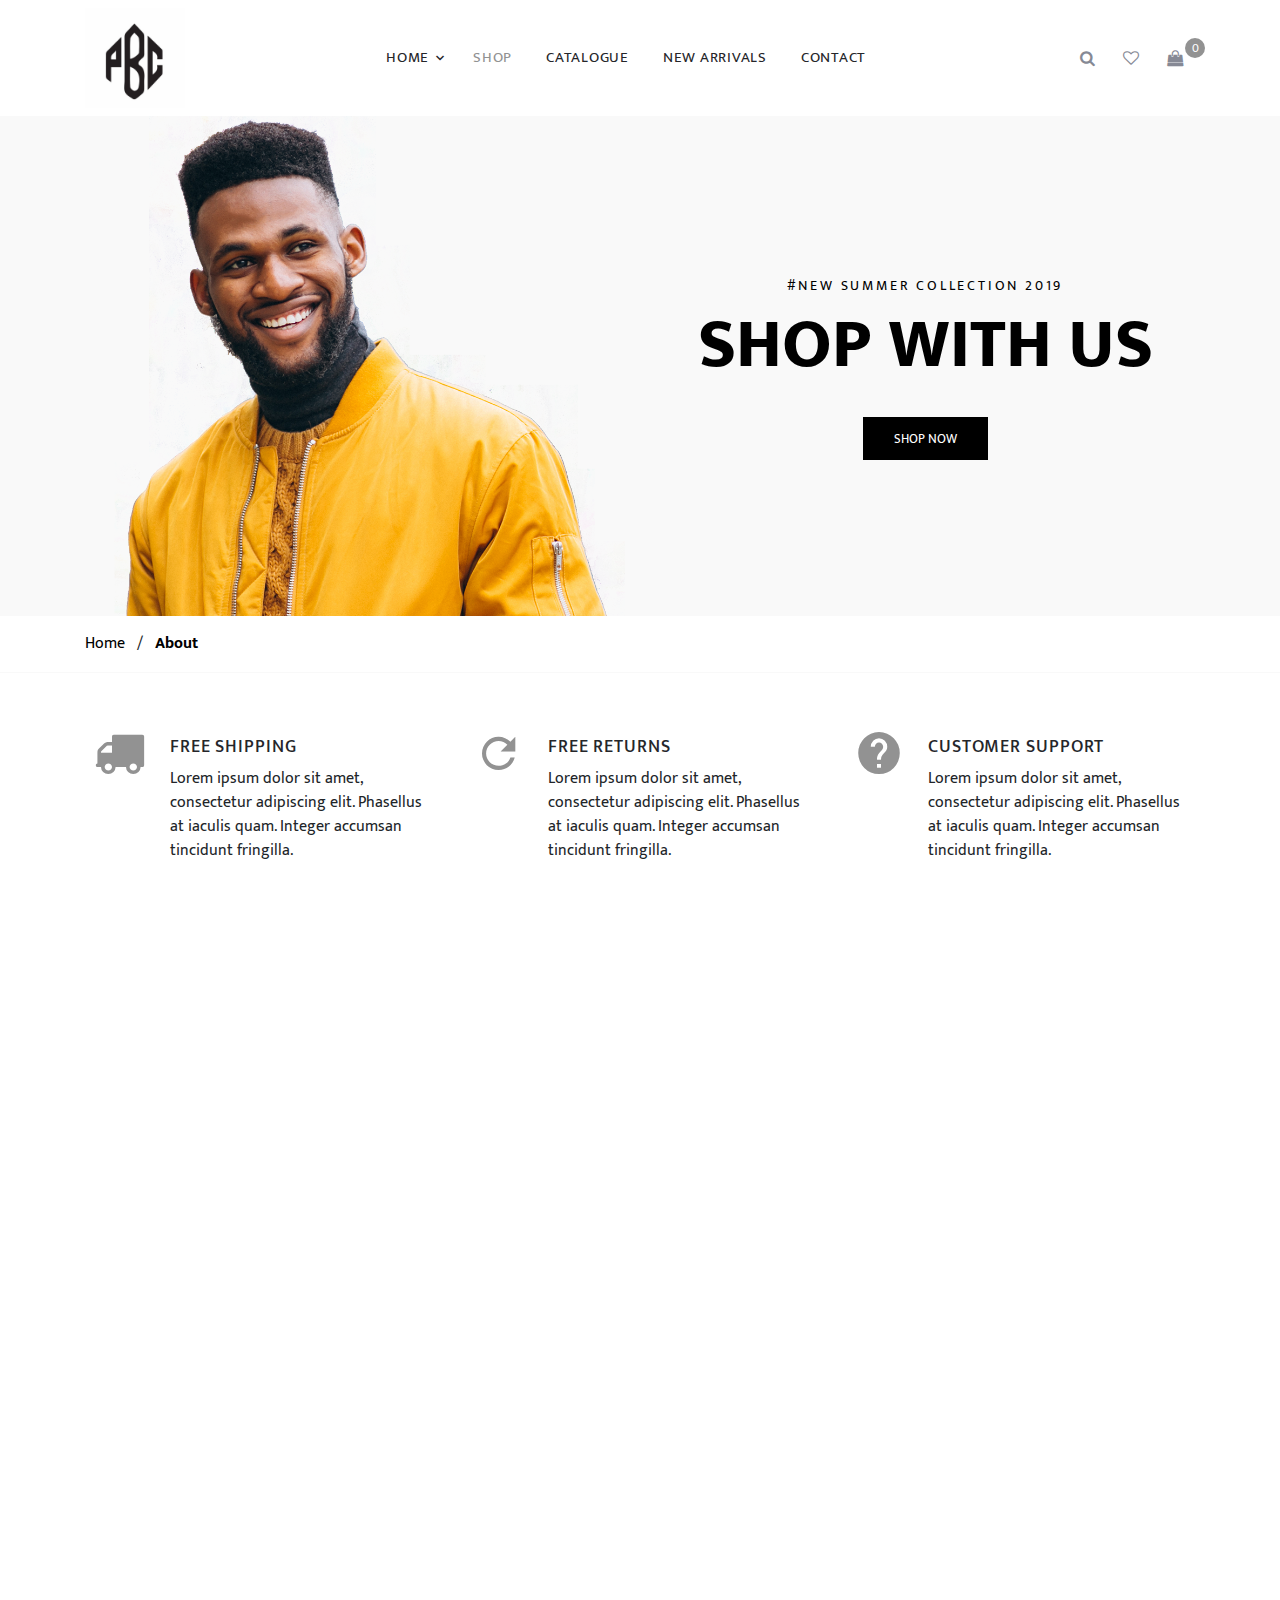
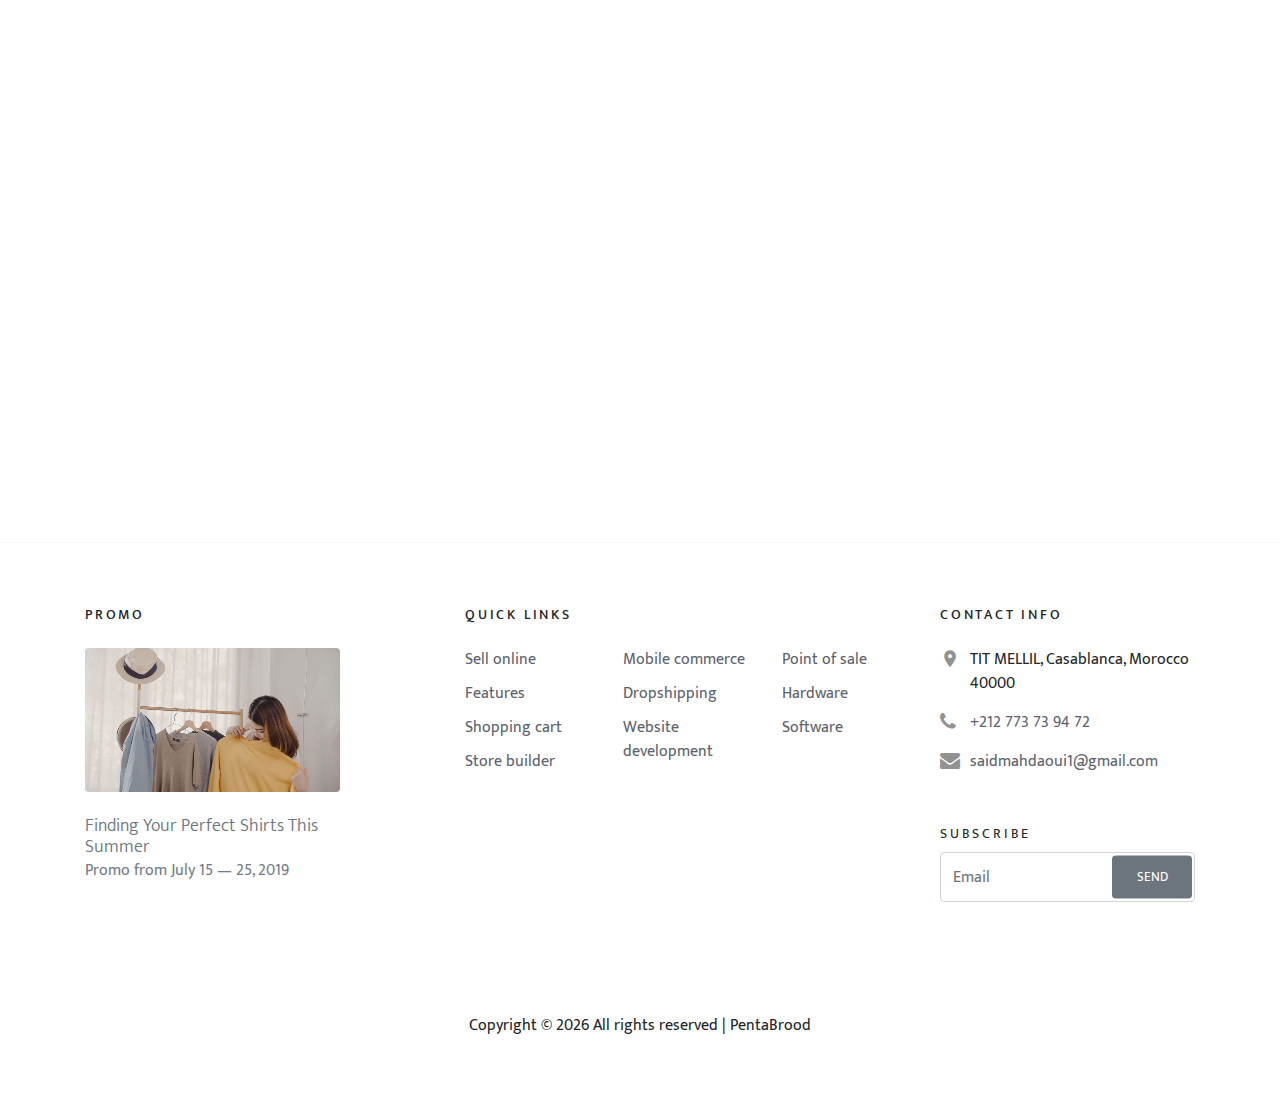
<file: about.html>
<!DOCTYPE html>
<html lang="en">

<head>
  <title>ShopMax &mdash; Colorlib e-Commerce Template</title>
  <meta charset="utf-8">
  <meta name="viewport" content="width=device-width, initial-scale=1, shrink-to-fit=no">

  <link rel="stylesheet" href="https://fonts.googleapis.com/css?family=Mukta:300,400,700">
  <link rel="stylesheet" href="fonts/icomoon/style.css">

  <link rel="stylesheet" href="css/bootstrap.min.css">
  <link rel="stylesheet" href="css/magnific-popup.css">
  <link rel="stylesheet" href="css/jquery-ui.css">
  <link rel="stylesheet" href="css/owl.carousel.min.css">
  <link rel="stylesheet" href="css/owl.theme.default.min.css">


  <link rel="stylesheet" href="css/aos.css">

  <link rel="stylesheet" href="css/style.css">
  <link rel="icon" href="./images/logo.ico">

</head>

<body>

  <div class="site-wrap">


    <div class="site-navbar bg-white py-2">

      <div class="search-wrap">
        <div class="container">
          <a href="#" class="search-close js-search-close"><span class="icon-close2"></span></a>
          <form action="#" method="post">
            <input type="text" class="form-control" placeholder="Search keyword and hit enter...">
          </form>
        </div>
      </div>

      <div class="container">
        <div class="d-flex align-items-center justify-content-between">
          <div class="logo">
            <div class="site-logo" style="width: 100px;">
              <img src="images/logo.png" alt="PentaBroodLogo" class="img img-fluid"/>
            </div>
          </div>
          <div class="main-nav d-none d-lg-block">
            <nav class="site-navigation text-right text-md-center" role="navigation">
              <ul class="site-menu js-clone-nav d-none d-lg-block">
                <li class="has-children ">
                  <a href="index.html">Home</a>
                  <ul class="dropdown">
                    <li><a href="#">Menu One</a></li>
                    <li><a href="#">Menu Two</a></li>
                    <li><a href="#">Menu Three</a></li>
                    <li class="has-children">
                      <a href="#">Sub Menu</a>
                      <ul class="dropdown">
                        <li><a href="#">Menu One</a></li>
                        <li><a href="#">Menu Two</a></li>
                        <li><a href="#">Menu Three</a></li>
                      </ul>
                    </li>
                  </ul>
                </li>

                <li class="active"><a href="shop.html">Shop</a></li>
                <li><a href="#">Catalogue</a></li>
                <li><a href="#">New Arrivals</a></li>
                <li><a href="contact.html">Contact</a></li>
              </ul>
            </nav>
          </div>
          <div class="icons">
            <a href="#" class="icons-btn d-inline-block js-search-open"><span class="icon-search"></span></a>
            <a href="#" class="icons-btn d-inline-block"><span class="icon-heart-o"></span></a>
            <a href="cart.html" class="icons-btn d-inline-block bag">
              <span class="icon-shopping-bag"></span>
              <span class="number"></span>
            </a>
            <a href="#" class="site-menu-toggle js-menu-toggle ml-3 d-inline-block d-lg-none"><span
                class="icon-menu"></span></a>
          </div>
        </div>
      </div>
    </div>

    <div class="site-blocks-cover inner-page" data-aos="fade">
      <div class="container">
        <div class="row">
          <div class="col-md-6 ml-auto order-md-2 align-self-start">
            <div class="site-block-cover-content">
              <h2 class="sub-title">#New Summer Collection 2019</h2>
              <h1>Shop With Us</h1>
              <p><a href="#" class="btn btn-black rounded-0">Shop Now</a></p>
            </div>
          </div>
          <div class="col-md-6 order-1 align-self-end">
            <img src="images/model_7.png" alt="Image" class="img-fluid">
          </div>
        </div>
      </div>
    </div>

    <div class="custom-border-bottom py-3">
      <div class="container">
        <div class="row">
          <div class="col-md-12 mb-0"><a href="index.html">Home</a> <span class="mx-2 mb-0">/</span> <strong
              class="text-black">About</strong></div>
        </div>
      </div>
    </div>

    <div class="site-section site-section-sm site-blocks-1 border-0" data-aos="fade">
      <div class="container">
        <div class="row">
          <div class="col-md-6 col-lg-4 d-lg-flex mb-4 mb-lg-0 pl-4" data-aos="fade-up" data-aos-delay="">
            <div class="icon mr-4 align-self-start">
              <span class="icon-truck"></span>
            </div>
            <div class="text">
              <h2 class="text-uppercase">Free Shipping</h2>
              <p>Lorem ipsum dolor sit amet, consectetur adipiscing elit. Phasellus at iaculis quam. Integer accumsan
                tincidunt fringilla.</p>
            </div>
          </div>
          <div class="col-md-6 col-lg-4 d-lg-flex mb-4 mb-lg-0 pl-4" data-aos="fade-up" data-aos-delay="100">
            <div class="icon mr-4 align-self-start">
              <span class="icon-refresh2"></span>
            </div>
            <div class="text">
              <h2 class="text-uppercase">Free Returns</h2>
              <p>Lorem ipsum dolor sit amet, consectetur adipiscing elit. Phasellus at iaculis quam. Integer accumsan
                tincidunt fringilla.</p>
            </div>
          </div>
          <div class="col-md-6 col-lg-4 d-lg-flex mb-4 mb-lg-0 pl-4" data-aos="fade-up" data-aos-delay="200">
            <div class="icon mr-4 align-self-start">
              <span class="icon-help"></span>
            </div>
            <div class="text">
              <h2 class="text-uppercase">Customer Support</h2>
              <p>Lorem ipsum dolor sit amet, consectetur adipiscing elit. Phasellus at iaculis quam. Integer accumsan
                tincidunt fringilla.</p>
            </div>
          </div>
        </div>
      </div>
    </div>


    <div class="site-section custom-border-bottom" data-aos="fade">
      <div class="container">
        <div class="row mb-5">
          <div class="col-md-6">
            <div class="block-16">
              <figure>
                <img src="images/blog_1.jpg" alt="Image placeholder" class="img-fluid rounded">
                <a href="https://vimeo.com/channels/staffpicks/93951774" class="play-button popup-vimeo"><span
                    class="icon-play"></span></a>

              </figure>
            </div>
          </div>
          <div class="col-md-1"></div>
          <div class="col-md-5">


            <div class="site-section-heading pt-3 mb-4">
              <h2 class="text-black">How We Started</h2>
            </div>
            <p>Lorem ipsum dolor sit amet, consectetur adipisicing elit. Eius repellat, dicta at laboriosam, nemo
              exercitationem itaque eveniet architecto cumque, deleniti commodi molestias repellendus quos sequi hic
              fugiat asperiores illum. Atque, in, fuga excepturi corrupti error corporis aliquam unde nostrum quas.</p>
            <p>Accusantium dolor ratione maiores est deleniti nihil? Dignissimos est, sunt nulla illum autem in,
              quibusdam cumque recusandae, laudantium minima repellendus.</p>

          </div>
        </div>
      </div>
    </div>

    <div class="site-section custom-border-bottom" data-aos="fade">
      <div class="container">
        <div class="row justify-content-center mb-5">
          <div class="col-md-7 site-section-heading text-center pt-4">
            <h2>The Team</h2>
          </div>
        </div>
        <div class="row">
          <div class="col-md-6 col-lg-3">

            <div class="block-38 text-center">
              <div class="block-38-img">
                <div class="block-38-header">
                  <img src="images/person_1.jpg" alt="Image placeholder" class="mb-4">
                  <h3 class="block-38-heading h4">Elizabeth Graham</h3>
                  <p class="block-38-subheading">CEO/Co-Founder</p>
                </div>
                <div class="block-38-body">
                  <p>Lorem ipsum dolor sit amet consectetur adipisicing elit. Vitae aut minima nihil sit distinctio
                    recusandae doloribus ut fugit officia voluptate soluta. </p>
                </div>
              </div>
            </div>
          </div>
          <div class="col-md-6 col-lg-3">
            <div class="block-38 text-center">
              <div class="block-38-img">
                <div class="block-38-header">
                  <img src="images/person_2.jpg" alt="Image placeholder" class="mb-4">
                  <h3 class="block-38-heading h4">Jennifer Greive</h3>
                  <p class="block-38-subheading">Co-Founder</p>
                </div>
                <div class="block-38-body">
                  <p>Lorem ipsum dolor sit amet consectetur adipisicing elit. Vitae aut minima nihil sit distinctio
                    recusandae doloribus ut fugit officia voluptate soluta. </p>
                </div>
              </div>
            </div>
          </div>
          <div class="col-md-6 col-lg-3">
            <div class="block-38 text-center">
              <div class="block-38-img">
                <div class="block-38-header">
                  <img src="images/person_3.jpg" alt="Image placeholder" class="mb-4">
                  <h3 class="block-38-heading h4">Patrick Marx</h3>
                  <p class="block-38-subheading">Marketing</p>
                </div>
                <div class="block-38-body">
                  <p>Lorem ipsum dolor sit amet consectetur adipisicing elit. Vitae aut minima nihil sit distinctio
                    recusandae doloribus ut fugit officia voluptate soluta. </p>
                </div>
              </div>
            </div>
          </div>
          <div class="col-md-6 col-lg-3">
            <div class="block-38 text-center">
              <div class="block-38-img">
                <div class="block-38-header">
                  <img src="images/person_4.jpg" alt="Image placeholder" class="mb-4">
                  <h3 class="block-38-heading h4">Mike Coolbert</h3>
                  <p class="block-38-subheading">Sales Manager</p>
                </div>
                <div class="block-38-body">
                  <p>Lorem ipsum dolor sit amet consectetur adipisicing elit. Vitae aut minima nihil sit distinctio
                    recusandae doloribus ut fugit officia voluptate soluta. </p>
                </div>
              </div>
            </div>
          </div>
        </div>
      </div>
    </div>




    <footer class="site-footer custom-border-top">
      <div class="container">
        <div class="row">
          <div class="col-md-6 col-lg-3 mb-4 mb-lg-0">
            <h3 class="footer-heading mb-4">Promo</h3>
            <a href="#" class="block-6 text-secondary">
              <img src="images/about_1.jpg" alt="Image placeholder" class="img-fluid rounded mb-4">
              <h3 class="font-weight-light  mb-0">Finding Your Perfect Shirts This Summer</h3>
              <p>Promo from July 15 &mdash; 25, 2019</p>
            </a>
          </div>
          <div class="col-lg-5 ml-auto mb-5 mb-lg-0">
            <div class="row">
              <div class="col-md-12">
                <h3 class="footer-heading mb-4">Quick Links</h3>
              </div>
              <div class="col-md-6 col-lg-4">
                <ul class="list-unstyled">
                  <li><a href="#">Sell online</a></li>
                  <li><a href="#">Features</a></li>
                  <li><a href="#">Shopping cart</a></li>
                  <li><a href="#">Store builder</a></li>
                </ul>
              </div>
              <div class="col-md-6 col-lg-4">
                <ul class="list-unstyled">
                  <li><a href="#">Mobile commerce</a></li>
                  <li><a href="#">Dropshipping</a></li>
                  <li><a href="#">Website development</a></li>
                </ul>
              </div>
              <div class="col-md-6 col-lg-4">
                <ul class="list-unstyled">
                  <li><a href="#">Point of sale</a></li>
                  <li><a href="#">Hardware</a></li>
                  <li><a href="#">Software</a></li>
                </ul>
              </div>
            </div>
          </div>

          <div class="col-md-6 col-lg-3">
            <div class="block-5 mb-5">
              <h3 class="footer-heading mb-4">Contact Info</h3>
              <ul class="list-unstyled">
                <li class="address">TIT MELLIL, Casablanca, Morocco 40000</li>
                <li class="phone"><a href="tel:+212 773 73 94 72">+212 773 73 94 72</a></li>
                <li class="email"><a href="emailto:saidmahdaoui1@gmail.com">saidmahdaoui1@gmail.com</a></li>
              </ul>
            </div>

            <div class="block-7">
              <form action="#" method="post">
                <label for="email_subscribe" class="footer-heading">Subscribe</label>
                <div class="form-group">
                  <input type="text" class="form-control py-4" id="email_subscribe" placeholder="Email">
                  <input type="submit" class="btn btn-sm btn-secondary" value="Send">
                </div>
              </form>
            </div>
          </div>
        </div>
        <div class="row pt-5 mt-5 text-center">
          <div class="col-md-12">
            <p>
              <!-- Link back to Colorlib can't be removed. Template is licensed under CC BY 3.0. -->
              Copyright &copy;
              <script>document.write(new Date().getFullYear());</script> All rights reserved | PentaBrood
              <!-- Link back to Colorlib can't be removed. Template is licensed under CC BY 3.0. -->
            </p>
          </div>

        </div>
      </div>
    </footer>
  </div>

  <script src="js/jquery-3.3.1.min.js"></script>
  <script src="js/jquery-ui.js"></script>
  <script src="js/popper.min.js"></script>
  <script src="js/bootstrap.min.js"></script>
  <script src="js/owl.carousel.min.js"></script>
  <script src="js/jquery.magnific-popup.min.js"></script>
  <script src="js/aos.js"></script>
  <script src="js/index.js"></script>

  <script src="js/main.js"></script>

</body>

</html>
</file>
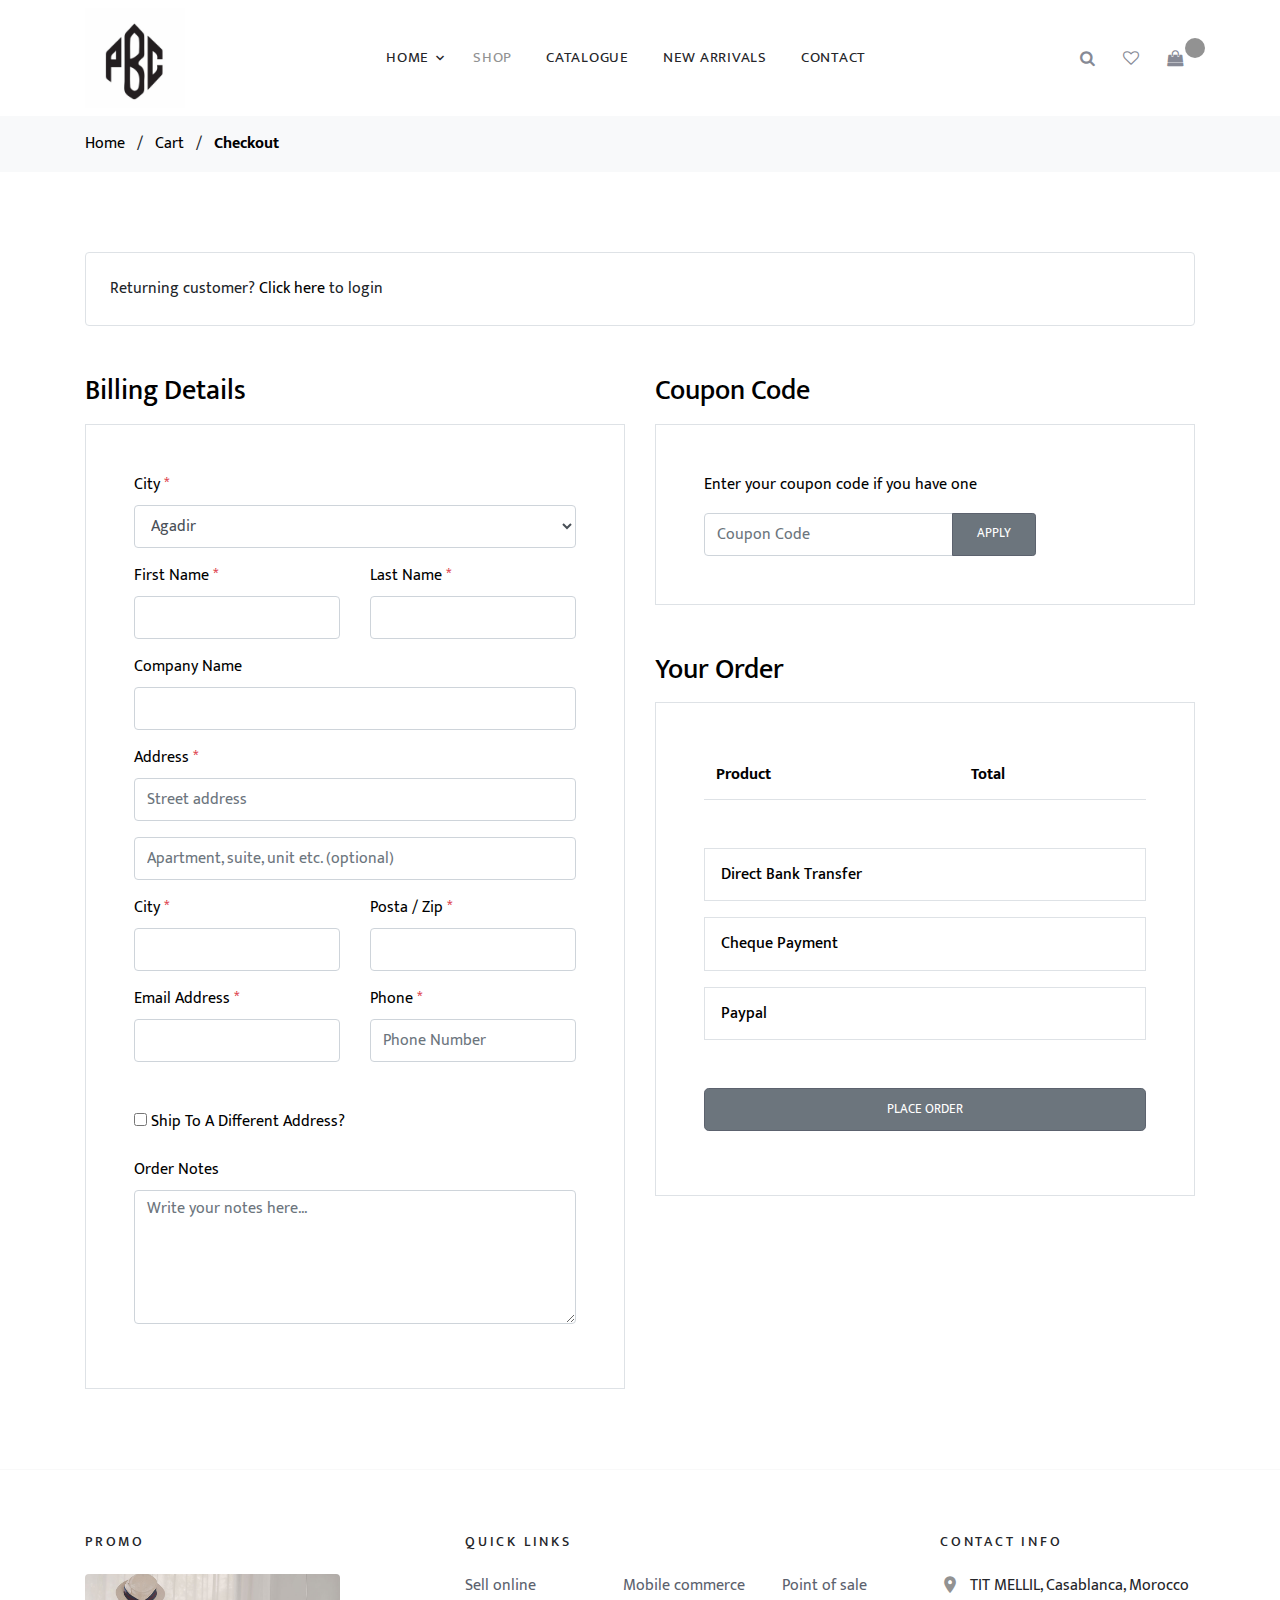
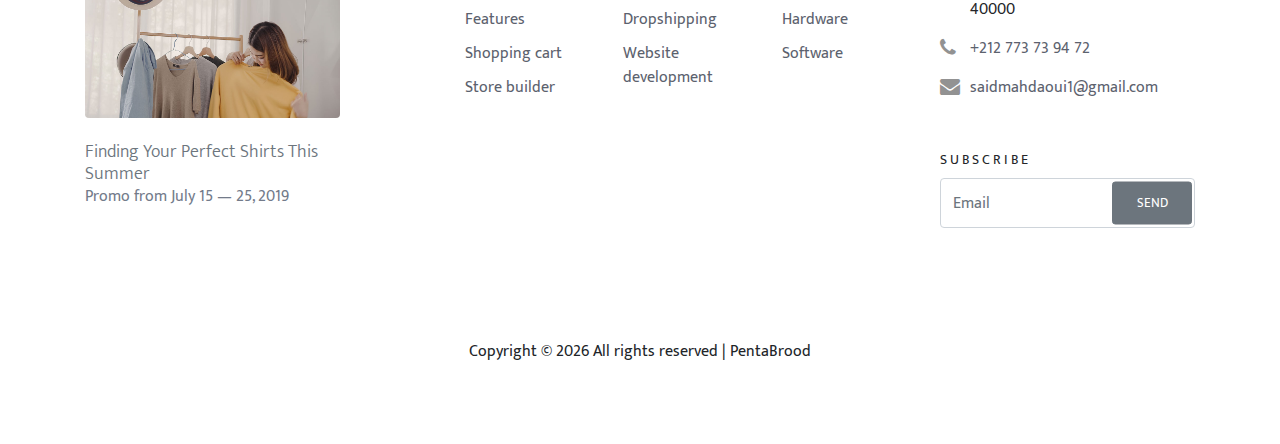
<file: checkout.html>
<!DOCTYPE html>
<html lang="en">

<head>
  <title>ShopMax &mdash; Colorlib e-Commerce Template</title>
  <meta charset="utf-8">
  <meta name="viewport" content="width=device-width, initial-scale=1, shrink-to-fit=no">

  <link rel="stylesheet" href="https://fonts.googleapis.com/css?family=Mukta:300,400,700">
  <link rel="stylesheet" href="fonts/icomoon/style.css">

  <link rel="stylesheet" href="css/bootstrap.min.css">
  <link rel="stylesheet" href="css/magnific-popup.css">
  <link rel="stylesheet" href="css/jquery-ui.css">
  <link rel="stylesheet" href="css/owl.carousel.min.css">
  <link rel="stylesheet" href="css/owl.theme.default.min.css">


  <link rel="stylesheet" href="css/aos.css">

  <link rel="stylesheet" href="css/style.css">
  <link rel="icon" href="./images/logo.ico">

</head>

<body>

  <div class="site-wrap">


    <div class="site-navbar bg-white py-2">

      <div class="search-wrap">
        <div class="container">
          <a href="#" class="search-close js-search-close"><span class="icon-close2"></span></a>
          <form action="#" method="post">
            <input type="text" class="form-control" placeholder="Search keyword and hit enter...">
          </form>
        </div>
      </div>

      <div class="container">
        <div class="d-flex align-items-center justify-content-between">
          <div class="logo">
            <div class="site-logo" style="width: 100px;">
              <img src="images/logo.png" alt="PentaBroodLogo" class="img img-fluid"/>
            </div>
          </div>
          <div class="main-nav d-none d-lg-block">
            <nav class="site-navigation text-right text-md-center" role="navigation">
              <ul class="site-menu js-clone-nav d-none d-lg-block">
                <li class="has-children ">
                  <a href="index.html">Home</a>
                  <ul class="dropdown">
                    <li><a href="#">Menu One</a></li>
                    <li><a href="#">Menu Two</a></li>
                    <li><a href="#">Menu Three</a></li>
                    <li class="has-children">
                      <a href="#">Sub Menu</a>
                      <ul class="dropdown">
                        <li><a href="#">Menu One</a></li>
                        <li><a href="#">Menu Two</a></li>
                        <li><a href="#">Menu Three</a></li>
                      </ul>
                    </li>
                  </ul>
                </li>

                <li class="active"><a href="shop.html">Shop</a></li>
                <li><a href="#">Catalogue</a></li>
                <li><a href="#">New Arrivals</a></li>
                <li><a href="contact.html">Contact</a></li>
              </ul>
            </nav>
          </div>
          <div class="icons">
            <a href="#" class="icons-btn d-inline-block js-search-open"><span class="icon-search"></span></a>
            <a href="#" class="icons-btn d-inline-block"><span class="icon-heart-o"></span></a>
            <a href="cart.html" class="icons-btn d-inline-block bag">
              <span class="icon-shopping-bag"></span>
              <span class="number"></span>
            </a>
            <a href="#" class="site-menu-toggle js-menu-toggle ml-3 d-inline-block d-lg-none"><span
                class="icon-menu"></span></a>
          </div>
        </div>
      </div>
    </div>

    <div class="bg-light py-3">
      <div class="container">
        <div class="row">
          <div class="col-md-12 mb-0"><a href="index.html">Home</a> <span class="mx-2 mb-0">/</span> <a
              href="cart.html">Cart</a> <span class="mx-2 mb-0">/</span> <strong class="text-black">Checkout</strong>
          </div>
        </div>
      </div>
    </div>

    <div class="site-section">
      <div class="container">
        <div class="row mb-5">
          <div class="col-md-12">
            <div class="border p-4 rounded" role="alert">
              Returning customer? <a href="#">Click here</a> to login
            </div>
          </div>
        </div>
        <div class="row">
          <div class="col-md-6 mb-5 mb-md-0">
            <h2 class="h3 mb-3 text-black">Billing Details</h2>
            <div class="p-3 p-lg-5 border">
              <div class="form-group">
                <label for="c_country" class="text-black">City <span class="text-danger">*</span></label>
                <select id="c_country" class="form-control">
                  <option value="Agadir">Agadir</option>
                  <option value="Ait Melloul">Ait Melloul</option>
                  <option value="Al Hoceima">Al Hoceima</option>
                  <option value="Asilah">Asilah</option>
                  <option value="Azemmour">Azemmour</option>
                  <option value="Azrou">Azrou</option>
                  <option value="Beni Mellal">Beni Mellal</option>
                  <option value="Benslimane">Benslimane</option>
                  <option value="Berkane">Berkane</option>
                  <option value="Berrechid">Berrechid</option>
                  <option value="Bni Bouayach">Bni Bouayach</option>
                  <option value="Boujdour">Boujdour</option>
                  <option value="Boulemane">Boulemane</option>
                  <option value="Bouskoura">Bouskoura</option>
                  <option value="Bouznika">Bouznika</option>
                  <option value="Casablanca">Casablanca</option>
                  <option value="Chefchaouen">Chefchaouen</option>
                  <option value="Dakhla">Dakhla</option>
                  <option value="El Aioun">El Aioun</option>
                  <option value="El Jadida">El Jadida</option>
                  <option value="Errachidia">Errachidia</option>
                  <option value="Essaouira">Essaouira</option>
                  <option value="Fes">Fes</option>
                  <option value="Fquih Ben Salah">Fquih Ben Salah</option>
                  <option value="Goulmima">Goulmima</option>
                  <option value="Guelmim">Guelmim</option>
                  <option value="Ifrane">Ifrane</option>
                  <option value="Imzouren">Imzouren</option>
                  <option value="Inezgane">Inezgane</option>
                  <option value="Jorf El Melha">Jorf El Melha</option>
                  <option value="Kasba Tadla">Kasba Tadla</option>
                  <option value="Kenitra">Kenitra</option>
                  <option value="Khemisset">Khemisset</option>
                  <option value="Khouribga">Khouribga</option>
                  <option value="Ksar el-Kebir">Ksar el-Kebir</option>
                  <option value="Larache">Larache</option>
                  <option value="Marrakech">Marrakech</option>
                  <option value="Martil">Martil</option>
                  <option value="Meknes">Meknes</option>
                  <option value="Midelt">Midelt</option>
                  <option value="Missour">Missour</option>
                  <option value="Mohammedia">Mohammedia</option>
                  <option value="Moulay Bousselham">Moulay Bousselham</option>
                  <option value="Nador">Nador</option>
                  <option value="Ouarzazate">Ouarzazate</option>
                  <option value="Ouazzane">Ouazzane</option>
                  <option value="Oujda">Oujda</option>
                  <option value="Oulad Teima">Oulad Teima</option>
                  <option value="Rabat">Rabat</option>
                  <option value="Safi">Safi</option>
                  <option value="Saïdia">Saïdia</option>
                  <option value="Salé">Salé</option>
                  <option value="Sebt Gzoula">Sebt Gzoula</option>
                  <option value="Sefrou">Sefrou</option>
                  <option value="Settat">Settat</option>
                  <option value="Sidi Bennour">Sidi Bennour</option>
                  <option value="Sidi Bou Othmane">Sidi Bou Othmane</option>
                  <option value="Sidi Ifni">Sidi Ifni</option>
                  <option value="Sidi Kacem">Sidi Kacem</option>
                  <option value="Sidi Slimane">Sidi Slimane</option>
                  <option value="Sidi Yahya El Gharb">Sidi Yahya El Gharb</option>
                  <option value="Skhirat">Skhirat</option>
                  <option value="Souk El Arbaa">Souk El Arbaa</option>
                  <option value="Tan-Tan">Tan-Tan</option>
                  <option value="Tangier">Tangier</option>
                  <option value="Tantan">Tantan</option>
                  <option value="Taourirt">Taourirt</option>
                  <option value="Taroudant">Taroudant</option>
                  <option value="Taza">Taza</option>
                  <option value="Temara">Temara</option>
                  <option value="Tetouan">Tetouan</option>
                  <option value="Tinghir">Tinghir</option>
                  <option value="Tiznit">Tiznit</option>
                  <option value="Youssoufia">Youssoufia</option>
                  <option value="Zagora">Zagora</option>
                </select>
              </div>
              <div class="form-group row">
                <div class="col-md-6">
                  <label for="c_fname" class="text-black">First Name <span class="text-danger">*</span></label>
                  <input type="text" class="form-control" id="c_fname" name="c_fname">
                </div>
                <div class="col-md-6">
                  <label for="c_lname" class="text-black">Last Name <span class="text-danger">*</span></label>
                  <input type="text" class="form-control" id="c_lname" name="c_lname" required>
                </div>
              </div>

              <div class="form-group row">
                <div class="col-md-12">
                  <label for="c_companyname" class="text-black">Company Name </label>
                  <input type="text" class="form-control" id="c_companyname" name="c_companyname">
                </div>
              </div>

              <div class="form-group row">
                <div class="col-md-12">
                  <label for="c_address" class="text-black">Address <span class="text-danger">*</span></label>
                  <input type="text" class="form-control" id="c_address" name="c_address" placeholder="Street address">
                </div>
              </div>

              <div class="form-group">
                <input type="text" class="form-control" placeholder="Apartment, suite, unit etc. (optional)">
              </div>

              <div class="form-group row">
                <div class="col-md-6">
                  <label for="c_city" class="text-black">City <span class="text-danger">*</span></label>
                  <input type="text" class="form-control" id="c_city" name="c_city">
                </div>
                <div class="col-md-6">
                  <label for="c_postalCode" class="text-black">Posta / Zip <span class="text-danger">*</span></label>
                  <input type="text" class="form-control" id="c_postalCode" name="c_postalCode">
                </div>
              </div>

              <div class="form-group row mb-5">
                <div class="col-md-6">
                  <label for="c_email" class="text-black">Email Address <span class="text-danger">*</span></label>
                  <input type="text" class="form-control" id="c_email" name="c_email">
                </div>
                <div class="col-md-6">
                  <label for="c_phone" class="text-black">Phone <span class="text-danger">*</span></label>
                  <input type="text" class="form-control" id="c_phone" name="c_phone" placeholder="Phone Number">
                </div>
              </div>

              <!-- <div class="form-group">
                <label for="c_create_account" class="text-black" data-toggle="collapse" href="#create_an_account"
                  role="button" aria-expanded="false" aria-controls="create_an_account"><input type="checkbox" value="1"
                    id="c_create_account"> Create an account?</label>
                <div class="collapse" id="create_an_account">
                  <div class="py-2">
                    <p class="mb-3">Create an account by entering the information below. If you are a returning customer
                      please login at the top of the page.</p>
                    <div class="form-group">
                      <label for="c_account_password" class="text-black">Account Password</label>
                      <input type="email" class="form-control" id="c_account_password" name="c_account_password"
                        placeholder="">
                    </div>
                  </div>
                </div>
              </div> -->


              <div class="form-group">
                <label for="c_ship_different_address" class="text-black" data-toggle="collapse"
                  href="#ship_different_address" role="button" aria-expanded="false"
                  aria-controls="ship_different_address"><input type="checkbox" value="1" id="c_ship_different_address">
                  Ship To A Different Address?</label>
                <div class="collapse" id="ship_different_address">
                  <div class="py-2">

                    <div class="form-group">
                      <label for="c_diff_country" class="text-black">Country <span class="text-danger">*</span></label>
                      <select id="c_diff_country" class="form-control">
                        <option value="1">Select a country</option>
                        <option value="2">bangladesh</option>
                        <option value="3">Algeria</option>
                        <option value="4">Afghanistan</option>
                        <option value="5">Ghana</option>
                        <option value="6">Albania</option>
                        <option value="7">Bahrain</option>
                        <option value="8">Colombia</option>
                        <option value="9">Dominican Republic</option>
                      </select>
                    </div>


                    <div class="form-group row">
                      <div class="col-md-6">
                        <label for="c_diff_fname" class="text-black">First Name <span
                            class="text-danger">*</span></label>
                        <input type="text" class="form-control" id="c_diff_fname" name="c_diff_fname">
                      </div>
                      <div class="col-md-6">
                        <label for="c_diff_lname" class="text-black">Last Name <span
                            class="text-danger">*</span></label>
                        <input type="text" class="form-control" id="c_diff_lname" name="c_diff_lname">
                      </div>
                    </div>

                    <div class="form-group row">
                      <div class="col-md-12">
                        <label for="c_diff_companyname" class="text-black">Company Name </label>
                        <input type="text" class="form-control" id="c_diff_companyname" name="c_diff_companyname">
                      </div>
                    </div>

                    <div class="form-group row">
                      <div class="col-md-12">
                        <label for="c_diff_address" class="text-black">Address <span
                            class="text-danger">*</span></label>
                        <input type="text" class="form-control" id="c_diff_address" name="c_diff_address"
                          placeholder="Street address">
                      </div>
                    </div>

                    <div class="form-group">
                      <input type="text" class="form-control" placeholder="Apartment, suite, unit etc. (optional)">
                    </div>

                    <div class="form-group row">
                      <div class="col-md-6">
                        <label for="c_diff_state_country" class="text-black">State / Country <span
                            class="text-danger">*</span></label>
                        <input type="text" class="form-control" id="c_diff_state_country" name="c_diff_state_country">
                      </div>
                      <div class="col-md-6">
                        <label for="c_diff_postal_zip" class="text-black">Posta / Zip <span
                            class="text-danger">*</span></label>
                        <input type="text" class="form-control" id="c_diff_postal_zip" name="c_diff_postal_zip">
                      </div>
                    </div>

                    <div class="form-group row mb-5">
                      <div class="col-md-6">
                        <label for="c_diff_email_address" class="text-black">Email Address <span
                            class="text-danger">*</span></label>
                        <input type="text" class="form-control" id="c_diff_email_address" name="c_diff_email_address">
                      </div>
                      <div class="col-md-6">
                        <label for="c_diff_phone" class="text-black">Phone <span class="text-danger">*</span></label>
                        <input type="text" class="form-control" id="c_diff_phone" name="c_diff_phone"
                          placeholder="Phone Number">
                      </div>
                    </div>

                  </div>

                </div>
              </div>

              <div class="form-group">
                <label for="c_order_notes" class="text-black">Order Notes</label>
                <textarea name="c_order_notes" id="c_order_notes" cols="30" rows="5" class="form-control"
                  placeholder="Write your notes here..."></textarea>
              </div>

            </div>
          </div>
          <div class="col-md-6">

            <div class="row mb-5">
              <div class="col-md-12">
                <h2 class="h3 mb-3 text-black">Coupon Code</h2>
                <div class="p-3 p-lg-5 border">

                  <label for="c_code" class="text-black mb-3">Enter your coupon code if you have one</label>
                  <div class="input-group w-75">
                    <input type="text" class="form-control" id="c_code" placeholder="Coupon Code"
                      aria-label="Coupon Code" aria-describedby="button-addon2">
                    <div class="input-group-append">
                      <button class="btn btn-secondary btn-sm px-4" type="button" id="button-addon2">Apply</button>
                    </div>
                  </div>

                </div>
              </div>
            </div>

            <div class="row mb-5">
              <div class="col-md-12">
                <h2 class="h3 mb-3 text-black">Your Order</h2>
                <div class="p-3 p-lg-5 border">
                  <table class="table site-block-order-table mb-5">
                    <thead>
                      <th>Product</th>
                      <th>Total</th>
                    </thead>
                    <tbody id="orderTable">

                    </tbody>
                  </table>

                  <div class="border p-3 mb-3">
                    <h3 class="h6 mb-0"><a class="d-block" data-toggle="collapse" href="#collapsebank" role="button"
                        aria-expanded="false" aria-controls="collapsebank">Direct Bank Transfer</a></h3>

                    <div class="collapse" id="collapsebank">
                      <div class="py-2">
                        <p class="mb-0">Make your payment directly into our bank account. Please use your Order ID as
                          the payment reference. Your order won’t be shipped until the funds have cleared in our
                          account.</p>
                      </div>
                    </div>
                  </div>

                  <div class="border p-3 mb-3">
                    <h3 class="h6 mb-0"><a class="d-block" data-toggle="collapse" href="#collapsecheque" role="button"
                        aria-expanded="false" aria-controls="collapsecheque">Cheque Payment</a></h3>

                    <div class="collapse" id="collapsecheque">
                      <div class="py-2">
                        <p class="mb-0">Make your payment directly into our bank account. Please use your Order ID as
                          the payment reference. Your order won’t be shipped until the funds have cleared in our
                          account.</p>
                      </div>
                    </div>
                  </div>

                  <div class="border p-3 mb-5">
                    <h3 class="h6 mb-0"><a class="d-block" data-toggle="collapse" href="#collapsepaypal" role="button"
                        aria-expanded="false" aria-controls="collapsepaypal">Paypal</a></h3>

                    <div class="collapse" id="collapsepaypal">
                      <div class="py-2">
                        <p class="mb-0">Make your payment directly into our bank account. Please use your Order ID as
                          the payment reference. Your order won’t be shipped until the funds have cleared in our
                          account.</p>
                      </div>
                    </div>
                  </div>

                  <div class="form-group">
                    <button class="btn btn-secondary btn-lg btn-block" id="checkoutBtn">Place Order</button>
                  </div>

                </div>
              </div>
            </div>

          </div>
        </div>
        <!-- </form> -->
      </div>
    </div>

    <footer class="site-footer custom-border-top">
      <div class="container">
        <div class="row">
          <div class="col-md-6 col-lg-3 mb-4 mb-lg-0">
            <h3 class="footer-heading mb-4">Promo</h3>
            <a href="#" class="block-6 text-secondary">
              <img src="images/about_1.jpg" alt="Image placeholder" class="img-fluid rounded mb-4">
              <h3 class="font-weight-light  mb-0">Finding Your Perfect Shirts This Summer</h3>
              <p>Promo from July 15 &mdash; 25, 2019</p>
            </a>
          </div>
          <div class="col-lg-5 ml-auto mb-5 mb-lg-0">
            <div class="row">
              <div class="col-md-12">
                <h3 class="footer-heading mb-4">Quick Links</h3>
              </div>
              <div class="col-md-6 col-lg-4">
                <ul class="list-unstyled">
                  <li><a href="#">Sell online</a></li>
                  <li><a href="#">Features</a></li>
                  <li><a href="#">Shopping cart</a></li>
                  <li><a href="#">Store builder</a></li>
                </ul>
              </div>
              <div class="col-md-6 col-lg-4">
                <ul class="list-unstyled">
                  <li><a href="#">Mobile commerce</a></li>
                  <li><a href="#">Dropshipping</a></li>
                  <li><a href="#">Website development</a></li>
                </ul>
              </div>
              <div class="col-md-6 col-lg-4">
                <ul class="list-unstyled">
                  <li><a href="#">Point of sale</a></li>
                  <li><a href="#">Hardware</a></li>
                  <li><a href="#">Software</a></li>
                </ul>
              </div>
            </div>
          </div>

          <div class="col-md-6 col-lg-3">
            <div class="block-5 mb-5">
              <h3 class="footer-heading mb-4">Contact Info</h3>
              <ul class="list-unstyled">
                <li class="address">TIT MELLIL, Casablanca, Morocco 40000</li>
                <li class="phone"><a href="tel:+212 773 73 94 72">+212 773 73 94 72</a></li>
                <li class="email"><a href="emailto:saidmahdaoui1@gmail.com">saidmahdaoui1@gmail.com</a></li>
              </ul>
            </div>

            <div class="block-7">
              <form action="#" method="post">
                <label for="email_subscribe" class="footer-heading">Subscribe</label>
                <div class="form-group">
                  <input type="text" class="form-control py-4" id="email_subscribe" placeholder="Email">
                  <input type="submit" class="btn btn-sm btn-secondary" value="Send">
                </div>
              </form>
            </div>
          </div>
        </div>
        <div class="row pt-5 mt-5 text-center">
          <div class="col-md-12">
            <p>
              <!-- Link back to Colorlib can't be removed. Template is licensed under CC BY 3.0. -->
              Copyright &copy;
              <script>document.write(new Date().getFullYear());</script> All rights reserved | PentaBrood
              <!-- Link back to Colorlib can't be removed. Template is licensed under CC BY 3.0. -->
            </p>
          </div>

        </div>
      </div>
    </footer>
  </div>

  <script src="js/jquery-3.3.1.min.js"></script>
  <script src="js/jquery-ui.js"></script>
  <script src="js/popper.min.js"></script>
  <script src="js/bootstrap.min.js"></script>
  <script src="js/owl.carousel.min.js"></script>
  <script src="js/jquery.magnific-popup.min.js"></script>
  <script src="js/aos.js"></script>
  <script src="js/checkout.js"></script>

  <script src="js/main.js"></script>
  <script src="js/index.js"></script>

</body>

</html>
</file>
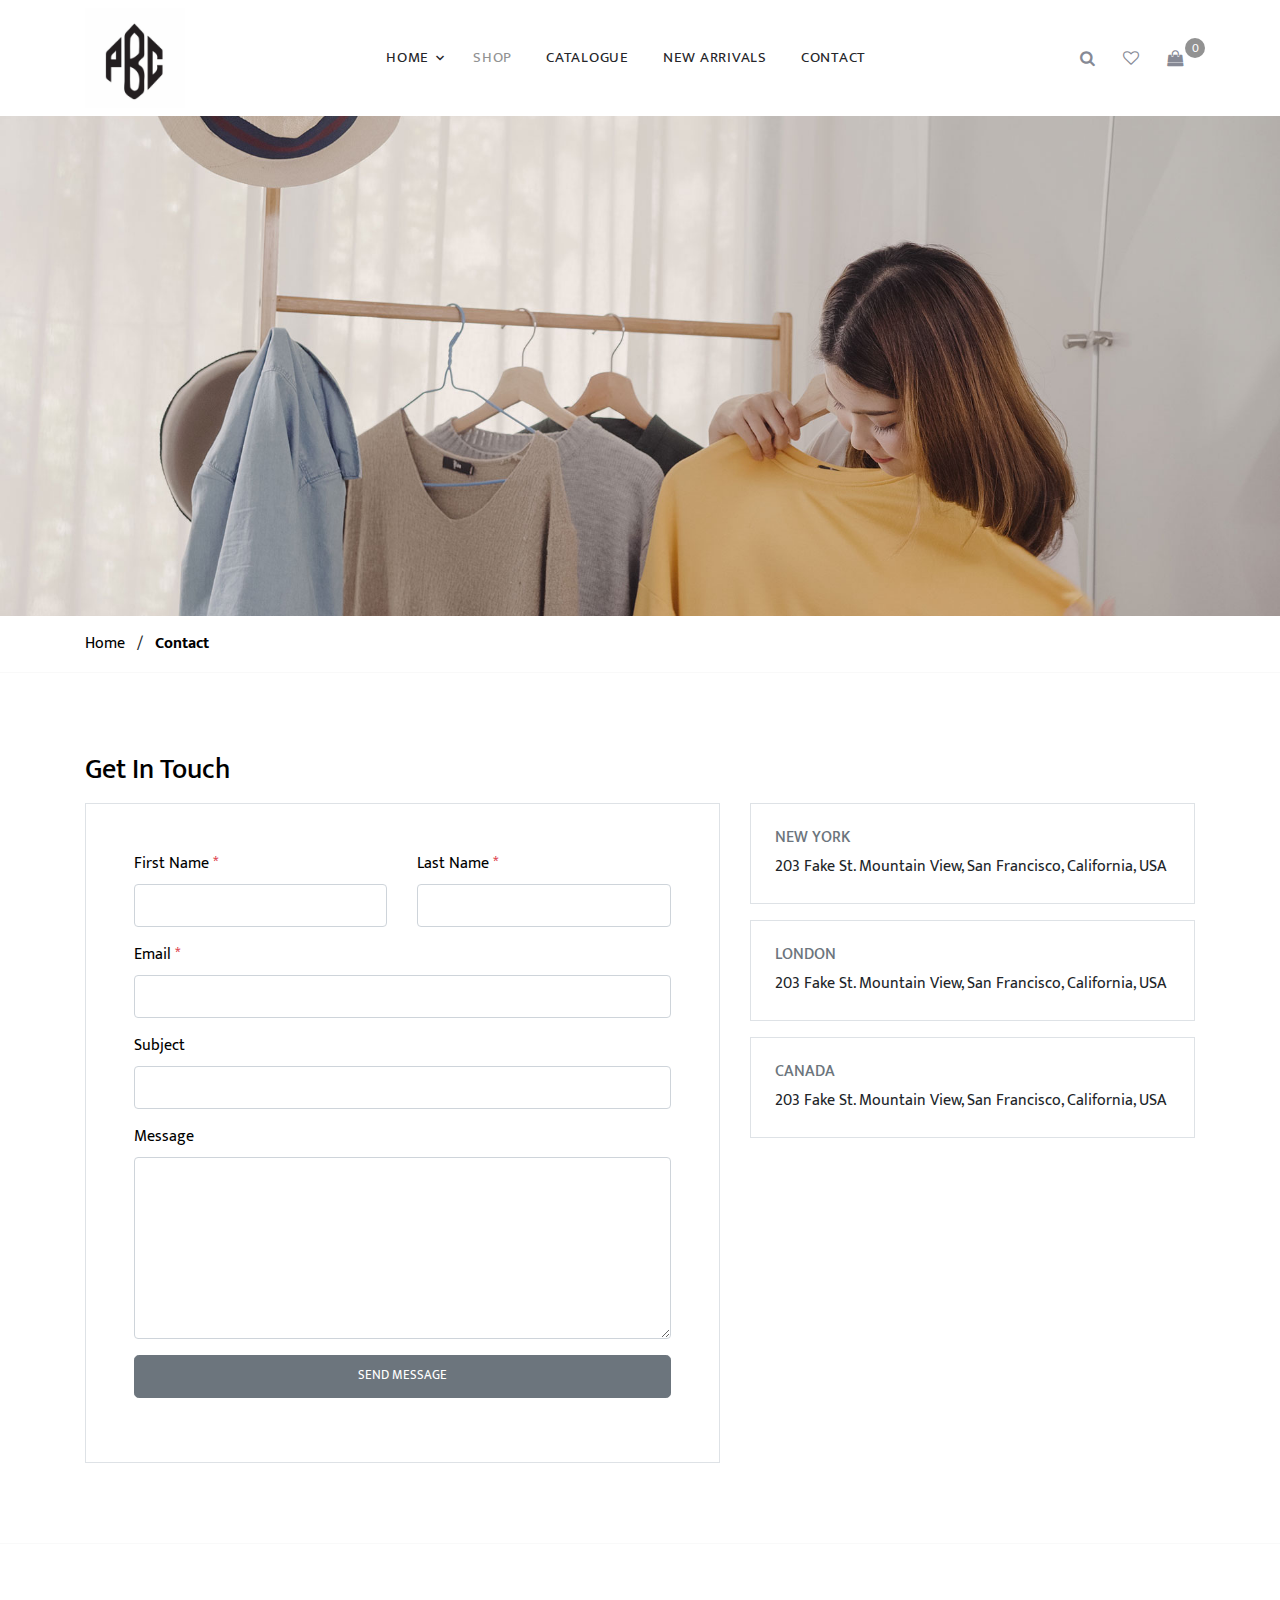
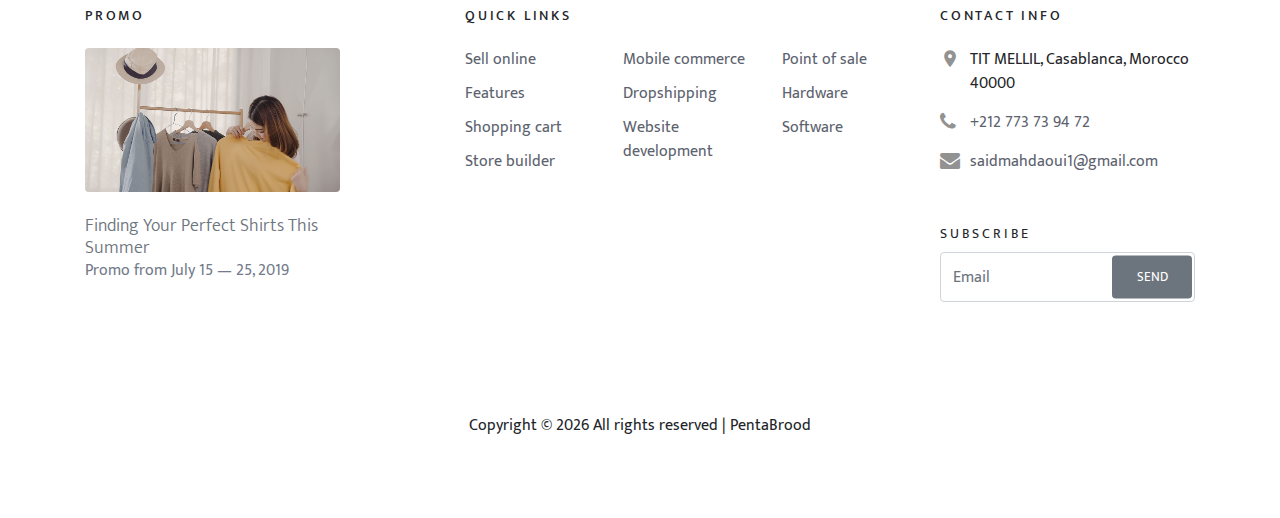
<file: contact.html>
<!DOCTYPE html>
<html lang="en">

<head>
  <title>ShopMax &mdash; Colorlib e-Commerce Template</title>
  <meta charset="utf-8">
  <meta name="viewport" content="width=device-width, initial-scale=1, shrink-to-fit=no">

  <link rel="stylesheet" href="https://fonts.googleapis.com/css?family=Mukta:300,400,700">
  <link rel="stylesheet" href="fonts/icomoon/style.css">

  <link rel="stylesheet" href="css/bootstrap.min.css">
  <link rel="stylesheet" href="css/magnific-popup.css">
  <link rel="stylesheet" href="css/jquery-ui.css">
  <link rel="stylesheet" href="css/owl.carousel.min.css">
  <link rel="stylesheet" href="css/owl.theme.default.min.css">


  <link rel="stylesheet" href="css/aos.css">

  <link rel="stylesheet" href="css/style.css">
  <link rel="icon" href="./images/logo.ico">

</head>

<body>

  <div class="site-wrap">


    <div class="site-navbar bg-white py-2">

      <div class="search-wrap">
        <div class="container">
          <a href="#" class="search-close js-search-close"><span class="icon-close2"></span></a>
          <form action="#" method="post">
            <input type="text" class="form-control" placeholder="Search keyword and hit enter...">
          </form>
        </div>
      </div>

      <div class="container">
        <div class="d-flex align-items-center justify-content-between">
          <div class="logo">
            <div class="site-logo" style="width: 100px;">
              <img src="images/logo.png" alt="PentaBroodLogo" class="img img-fluid"/>
            </div>
          </div>
          <div class="main-nav d-none d-lg-block">
            <nav class="site-navigation text-right text-md-center" role="navigation">
              <ul class="site-menu js-clone-nav d-none d-lg-block">
                <li class="has-children ">
                  <a href="index.html">Home</a>
                  <ul class="dropdown">
                    <li><a href="#">Menu One</a></li>
                    <li><a href="#">Menu Two</a></li>
                    <li><a href="#">Menu Three</a></li>
                    <li class="has-children">
                      <a href="#">Sub Menu</a>
                      <ul class="dropdown">
                        <li><a href="#">Menu One</a></li>
                        <li><a href="#">Menu Two</a></li>
                        <li><a href="#">Menu Three</a></li>
                      </ul>
                    </li>
                  </ul>
                </li>

                <li class="active"><a href="shop.html">Shop</a></li>
                <li><a href="#">Catalogue</a></li>
                <li><a href="#">New Arrivals</a></li>
                <li><a href="contact.html">Contact</a></li>
              </ul>
            </nav>
          </div>
          <div class="icons">
            <a href="#" class="icons-btn d-inline-block js-search-open"><span class="icon-search"></span></a>
            <a href="#" class="icons-btn d-inline-block"><span class="icon-heart-o"></span></a>
            <a href="cart.html" class="icons-btn d-inline-block bag">
              <span class="icon-shopping-bag"></span>
              <span class="number"></span>
            </a>
            <a href="#" class="site-menu-toggle js-menu-toggle ml-3 d-inline-block d-lg-none"><span
                class="icon-menu"></span></a>
          </div>
        </div>
      </div>
    </div>

    <div class="site-blocks-cover inner-page"
      style="background-image: url('images/hero_2.jpg'); background-repeat: no-repeat; background-size: cover; background-position: center"
      data-aos="fade">
      <div class="container">
        <div class="row">

        </div>
      </div>
    </div>

    <div class="custom-border-bottom py-3">
      <div class="container">
        <div class="row">
          <div class="col-md-12 mb-0"><a href="index.html">Home</a> <span class="mx-2 mb-0">/</span> <strong
              class="text-black">Contact</strong></div>
        </div>
      </div>
    </div>


    <div class="site-section">
      <div class="container">
        <div class="row">
          <div class="col-md-12">
            <h2 class="h3 mb-3 text-black">Get In Touch</h2>
          </div>
          <div class="col-md-7">

            <form action="#" method="post">

              <div class="p-3 p-lg-5 border">
                <div class="form-group row">
                  <div class="col-md-6">
                    <label for="c_fname" class="text-black">First Name <span class="text-danger">*</span></label>
                    <input type="text" class="form-control" id="c_fname" name="c_fname">
                  </div>
                  <div class="col-md-6">
                    <label for="c_lname" class="text-black">Last Name <span class="text-danger">*</span></label>
                    <input type="text" class="form-control" id="c_lname" name="c_lname">
                  </div>
                </div>
                <div class="form-group row">
                  <div class="col-md-12">
                    <label for="c_email" class="text-black">Email <span class="text-danger">*</span></label>
                    <input type="email" class="form-control" id="c_email" name="c_email" placeholder="">
                  </div>
                </div>
                <div class="form-group row">
                  <div class="col-md-12">
                    <label for="c_subject" class="text-black">Subject </label>
                    <input type="text" class="form-control" id="c_subject" name="c_subject">
                  </div>
                </div>

                <div class="form-group row">
                  <div class="col-md-12">
                    <label for="c_message" class="text-black">Message </label>
                    <textarea name="c_message" id="c_message" cols="30" rows="7" class="form-control"></textarea>
                  </div>
                </div>
                <div class="form-group row">
                  <div class="col-lg-12">
                    <input type="submit" class="btn btn-secondary btn-lg btn-block" value="Send Message">
                  </div>
                </div>
              </div>
            </form>
          </div>
          <div class="col-md-5 ml-auto">
            <div class="p-4 border mb-3">
              <span class="d-block text-secondary h6 text-uppercase">New York</span>
              <p class="mb-0">203 Fake St. Mountain View, San Francisco, California, USA</p>
            </div>
            <div class="p-4 border mb-3">
              <span class="d-block text-secondary h6 text-uppercase">London</span>
              <p class="mb-0">203 Fake St. Mountain View, San Francisco, California, USA</p>
            </div>
            <div class="p-4 border mb-3">
              <span class="d-block text-secondary h6 text-uppercase">Canada</span>
              <p class="mb-0">203 Fake St. Mountain View, San Francisco, California, USA</p>
            </div>

          </div>
        </div>
      </div>
    </div>


    <footer class="site-footer custom-border-top">
      <div class="container">
        <div class="row">
          <div class="col-md-6 col-lg-3 mb-4 mb-lg-0">
            <h3 class="footer-heading mb-4">Promo</h3>
            <a href="#" class="block-6 text-secondary">
              <img src="images/about_1.jpg" alt="Image placeholder" class="img-fluid rounded mb-4">
              <h3 class="font-weight-light  mb-0">Finding Your Perfect Shirts This Summer</h3>
              <p>Promo from July 15 &mdash; 25, 2019</p>
            </a>
          </div>
          <div class="col-lg-5 ml-auto mb-5 mb-lg-0">
            <div class="row">
              <div class="col-md-12">
                <h3 class="footer-heading mb-4">Quick Links</h3>
              </div>
              <div class="col-md-6 col-lg-4">
                <ul class="list-unstyled">
                  <li><a href="#">Sell online</a></li>
                  <li><a href="#">Features</a></li>
                  <li><a href="#">Shopping cart</a></li>
                  <li><a href="#">Store builder</a></li>
                </ul>
              </div>
              <div class="col-md-6 col-lg-4">
                <ul class="list-unstyled">
                  <li><a href="#">Mobile commerce</a></li>
                  <li><a href="#">Dropshipping</a></li>
                  <li><a href="#">Website development</a></li>
                </ul>
              </div>
              <div class="col-md-6 col-lg-4">
                <ul class="list-unstyled">
                  <li><a href="#">Point of sale</a></li>
                  <li><a href="#">Hardware</a></li>
                  <li><a href="#">Software</a></li>
                </ul>
              </div>
            </div>
          </div>

          <div class="col-md-6 col-lg-3">
            <div class="block-5 mb-5">
              <h3 class="footer-heading mb-4">Contact Info</h3>
              <ul class="list-unstyled">
                <li class="address">TIT MELLIL, Casablanca, Morocco 40000</li>
                <li class="phone"><a href="tel:+212 773 73 94 72">+212 773 73 94 72</a></li>
                <li class="email"><a href="emailto:saidmahdaoui1@gmail.com">saidmahdaoui1@gmail.com</a></li>
              </ul>
            </div>

            <div class="block-7">
              <form action="#" method="post">
                <label for="email_subscribe" class="footer-heading">Subscribe</label>
                <div class="form-group">
                  <input type="text" class="form-control py-4" id="email_subscribe" placeholder="Email">
                  <input type="submit" class="btn btn-sm btn-secondary" value="Send">
                </div>
              </form>
            </div>
          </div>
        </div>
        <div class="row pt-5 mt-5 text-center">
          <div class="col-md-12">
            <p>
              <!-- Link back to Colorlib can't be removed. Template is licensed under CC BY 3.0. -->
              Copyright &copy;
              <script>document.write(new Date().getFullYear());</script> All rights reserved | PentaBrood
              <!-- Link back to Colorlib can't be removed. Template is licensed under CC BY 3.0. -->
            </p>
          </div>

        </div>
      </div>
    </footer>
  </div>

  <script src="js/jquery-3.3.1.min.js"></script>
  <script src="js/jquery-ui.js"></script>
  <script src="js/popper.min.js"></script>
  <script src="js/bootstrap.min.js"></script>
  <script src="js/owl.carousel.min.js"></script>
  <script src="js/jquery.magnific-popup.min.js"></script>
  <script src="js/aos.js"></script>
  <script src="js/index.js"></script>

  <script src="js/main.js"></script>

</body>

</html>
</file>
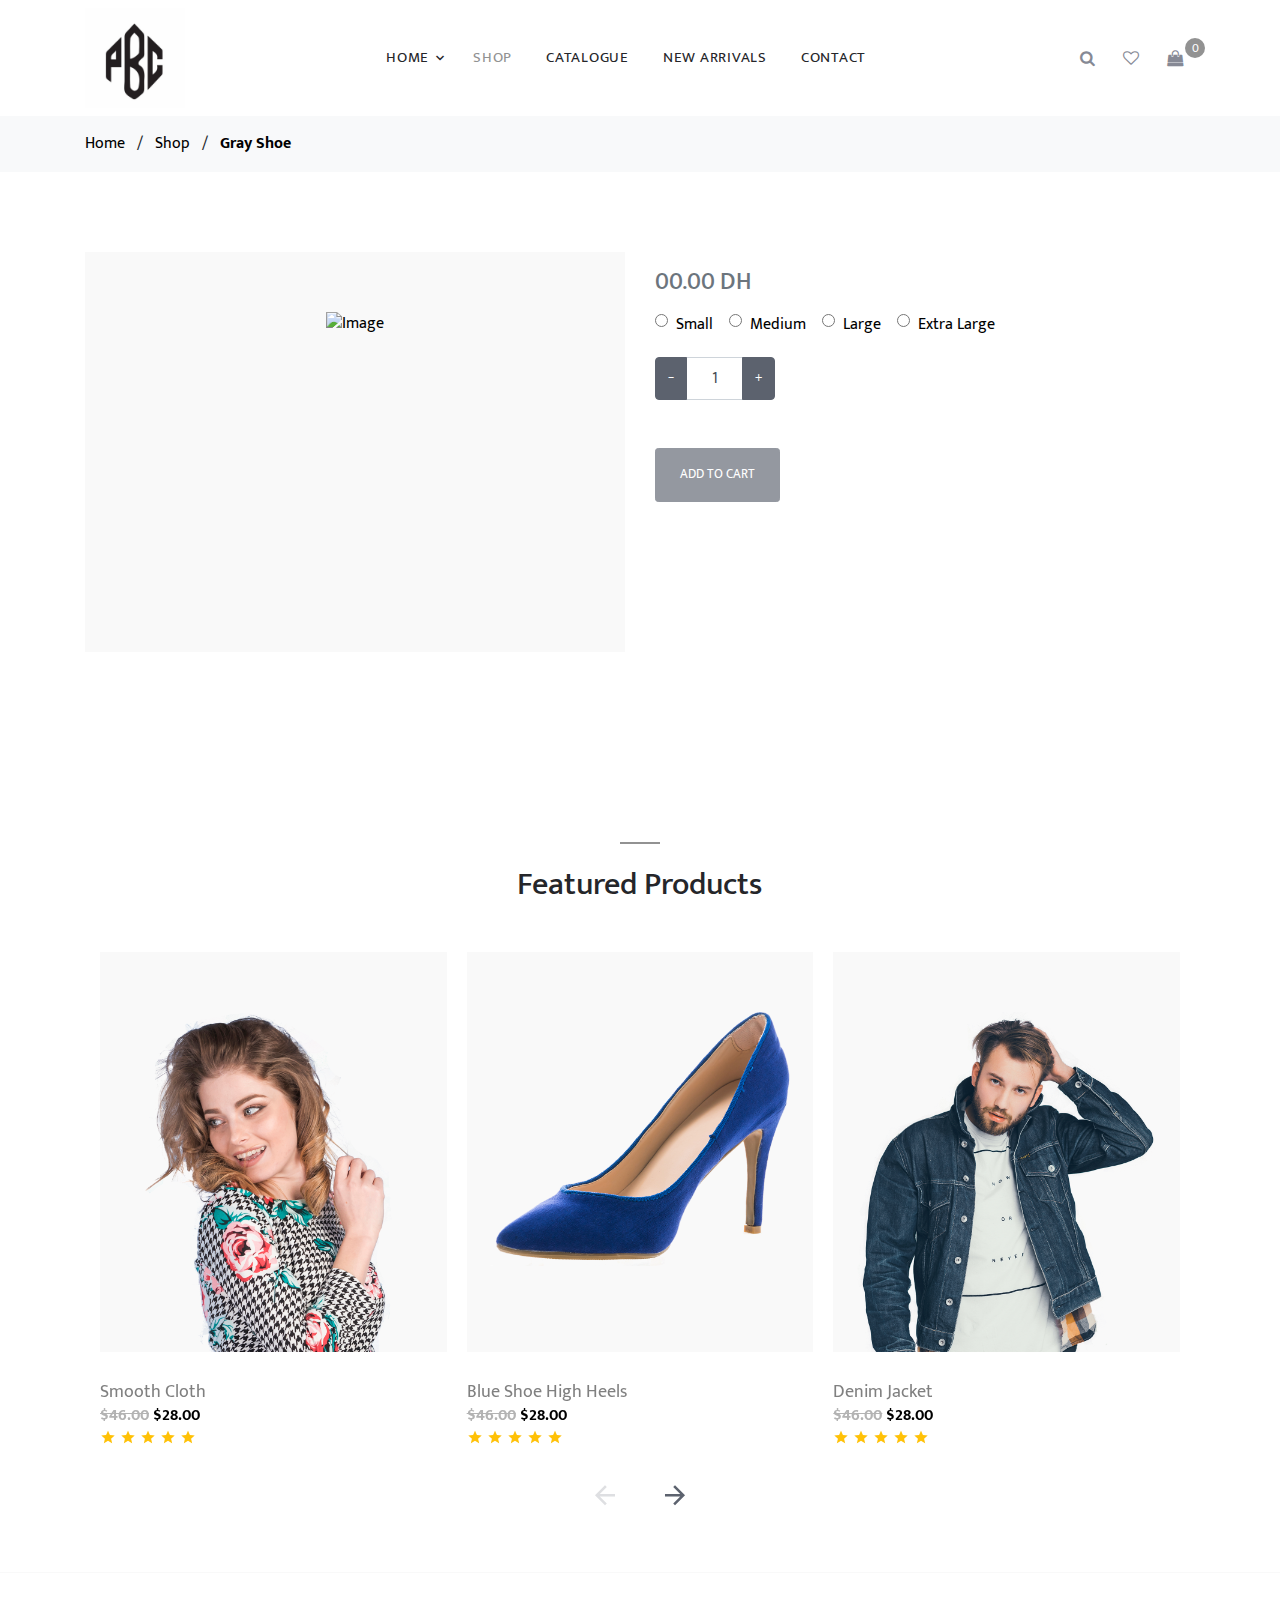
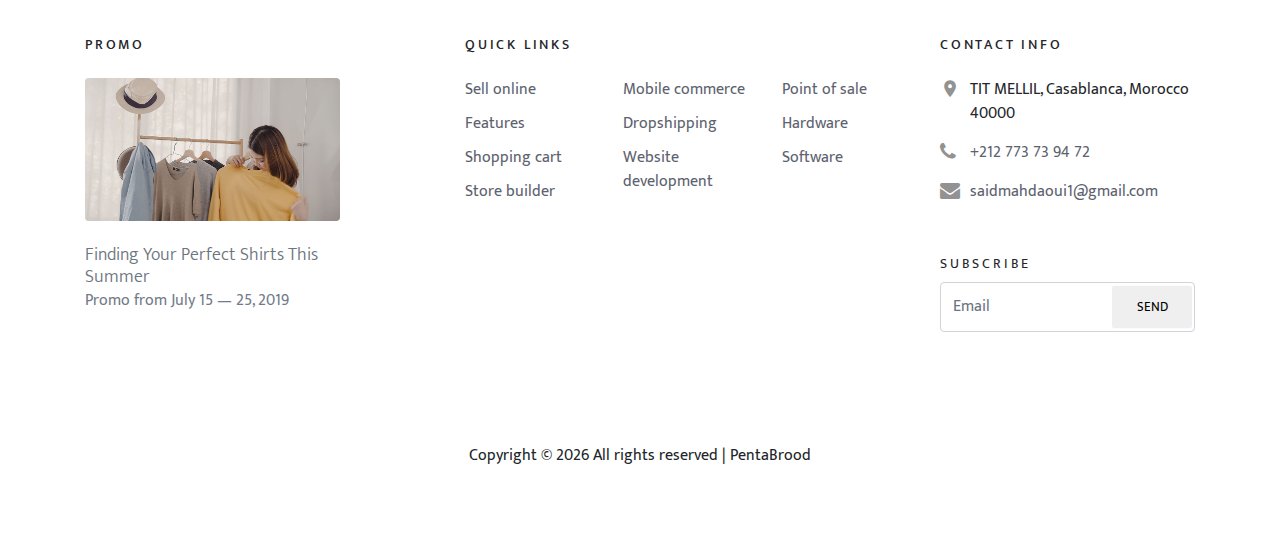
<file: shop-single.html>
<!DOCTYPE html>
<html lang="en">

<head>
  <title>ShopMax &mdash; Colorlib e-Commerce Template</title>
  <meta charset="utf-8">
  <meta name="viewport" content="width=device-width, initial-scale=1, shrink-to-fit=no">

  <link rel="stylesheet" href="https://fonts.googleapis.com/css?family=Mukta:300,400,700">
  <link rel="stylesheet" href="fonts/icomoon/style.css">

  <link rel="stylesheet" href="css/bootstrap.min.css">
  <link rel="stylesheet" href="css/magnific-popup.css">
  <link rel="stylesheet" href="css/jquery-ui.css">
  <link rel="stylesheet" href="css/owl.carousel.min.css">
  <link rel="stylesheet" href="css/owl.theme.default.min.css">


  <link rel="stylesheet" href="css/aos.css">

  <link rel="stylesheet" href="css/style.css">
  <link rel="icon" href="./images/logo.ico">

</head>

<body>

  <div class="site-wrap">


    <div class="site-navbar bg-white py-2">

      <div class="search-wrap">
        <div class="container">
          <a href="#" class="search-close js-search-close"><span class="icon-close2"></span></a>
          <form action="#" method="post">
            <input type="text" class="form-control" placeholder="Search keyword and hit enter...">
          </form>
        </div>
      </div>

      <div class="container">
        <div class="d-flex align-items-center justify-content-between">
          <div class="logo">
            <div class="site-logo" style="width: 100px;">
              <img src="images/logo.png" alt="PentaBroodLogo" class="img img-fluid"/>
            </div>
          </div>
          <div class="main-nav d-none d-lg-block">
            <nav class="site-navigation text-right text-md-center" role="navigation">
              <ul class="site-menu js-clone-nav d-none d-lg-block">
                <li class="has-children ">
                  <a href="index.html">Home</a>
                  <ul class="dropdown">
                    <li><a href="#">Menu One</a></li>
                    <li><a href="#">Menu Two</a></li>
                    <li><a href="#">Menu Three</a></li>
                    <li class="has-children">
                      <a href="#">Sub Menu</a>
                      <ul class="dropdown">
                        <li><a href="#">Menu One</a></li>
                        <li><a href="#">Menu Two</a></li>
                        <li><a href="#">Menu Three</a></li>
                      </ul>
                    </li>
                  </ul>
                </li>

                <li class="active"><a href="shop.html">Shop</a></li>
                <li><a href="#">Catalogue</a></li>
                <li><a href="#">New Arrivals</a></li>
                <li><a href="contact.html">Contact</a></li>
              </ul>
            </nav>
          </div>
          <div class="icons">
            <a href="#" class="icons-btn d-inline-block js-search-open"><span class="icon-search"></span></a>
            <a href="#" class="icons-btn d-inline-block"><span class="icon-heart-o"></span></a>
            <a href="cart.html" class="icons-btn d-inline-block bag">
              <span class="icon-shopping-bag"></span>
              <span class="number"></span>
            </a>
            <a href="#" class="site-menu-toggle js-menu-toggle ml-3 d-inline-block d-lg-none"><span
                class="icon-menu"></span></a>
          </div>
        </div>
      </div>
    </div>



    <div class="bg-light py-3">
      <div class="container">
        <div class="row">
          <div class="col-md-12 mb-0"><a href="index.html">Home</a> <span class="mx-2 mb-0">/</span> <a
              href="shop.html">Shop</a> <span class="mx-2 mb-0">/</span> <strong class="text-black">Gray Shoe</strong>
          </div>
        </div>
      </div>
    </div>

    <div class="site-section">
      <div class="container">
        <div class="row">
          <div class="col-md-6">
            <div class="item-entry">
              <a href="#" class="product-item md-height bg-gray d-block">
                <img id="productImg" alt="Image" class="img-fluid">
              </a>

            </div>

          </div>
          <div class="col-md-6">
            <h2 id="productName" class="text-black"></h2>
            <p id="productDesc"></p>
            <!-- <p class="mb-4">Ex numquam veritatis debitis minima quo error quam eos dolorum quidem perferendis. Quos repellat dignissimos minus, eveniet nam voluptatibus molestias omnis reiciendis perspiciatis illum hic magni iste, velit aperiam quis.</p> -->
            <p><strong id="productPrice" class="text-secondary h4">00.00 DH</strong></p>
            <div class="mb-1 d-flex">
              <label for="option-sm" class="d-flex mr-3 mb-3">
                <span class="d-inline-block mr-2" style="top:-2px; position: relative;"><input onclick="setSize('S')"
                    type="radio" id="option-sm" name="shop-sizes"></span> <span
                  class="d-inline-block text-black">Small</span>
              </label>
              <label for="option-md" class="d-flex mr-3 mb-3">
                <span class="d-inline-block mr-2" style="top:-2px; position: relative;"><input onclick="setSize('M')"
                    type="radio" id="option-md" name="shop-sizes"></span> <span
                  class="d-inline-block text-black">Medium</span>
              </label>
              <label for="option-lg" class="d-flex mr-3 mb-3">
                <span class="d-inline-block mr-2" style="top:-2px; position: relative;"><input onclick="setSize('L')"
                    type="radio" id="option-lg" name="shop-sizes"></span> <span
                  class="d-inline-block text-black">Large</span>
              </label>
              <label for="option-xl" class="d-flex mr-3 mb-3">
                <span class="d-inline-block mr-2" style="top:-2px; position: relative;"><input onclick="setSize('XL')"
                    type="radio" id="option-xl" name="shop-sizes"></span> <span class="d-inline-block text-black"> Extra
                  Large</span>
              </label>
            </div>
            <div class="mb-5">
              <div class="input-group mb-3" style="max-width: 120px;">
                <div class="input-group-prepend">
                  <button onclick="updateQty(-1)" class="btn btn-outline-setext-secondary" type="button">&minus;</button>
                </div>
                <input type="text" id="qty" class="form-control text-center" value="1" placeholder=""
                  aria-label="Example text with button addon" aria-describedby="button-addon1">
                <div class="input-group-append">
                  <button onclick="updateQty(1)" class="btn btn-outline-setext-secondary" type="button">&plus;</button>
                </div>
              </div>

            </div>
            <p><button id="addToCartBtn" data-toggle="modal" data-target="#exampleModal"
                class="buy-now btn btn-sm height-auto px-4 py-3 btn-setext-secondary disabled">Add To Cart</button></p>

          </div>
        </div>
      </div>
    </div>

    <div class="site-section block-3 site-blocks-2">
      <div class="container">
        <div class="row justify-content-center">
          <div class="col-md-7 site-section-heading text-center pt-4">
            <h2>Featured Products</h2>
          </div>
        </div>
        <div class="row">
          <div class="col-md-12 block-3">
            <div class="nonloop-block-3 owl-carousel">
              <div class="item">
                <div class="item-entry">
                  <a href="#" class="product-item md-height bg-gray d-block">
                    <img src="images/model_1.png" alt="Image" class="img-fluid">
                  </a>
                  <h2 class="item-title"><a href="#">Smooth Cloth</a></h2>
                  <strong class="item-price"><del>$46.00</del> $28.00</strong>
                  <div class="star-rating">
                    <span class="icon-star2 text-warning"></span>
                    <span class="icon-star2 text-warning"></span>
                    <span class="icon-star2 text-warning"></span>
                    <span class="icon-star2 text-warning"></span>
                    <span class="icon-star2 text-warning"></span>
                  </div>
                </div>
              </div>
              <div class="item">
                <div class="item-entry">
                  <a href="#" class="product-item md-height bg-gray d-block">
                    <img src="images/prod_3.png" alt="Image" class="img-fluid">
                  </a>
                  <h2 class="item-title"><a href="#">Blue Shoe High Heels</a></h2>
                  <strong class="item-price"><del>$46.00</del> $28.00</strong>

                  <div class="star-rating">
                    <span class="icon-star2 text-warning"></span>
                    <span class="icon-star2 text-warning"></span>
                    <span class="icon-star2 text-warning"></span>
                    <span class="icon-star2 text-warning"></span>
                    <span class="icon-star2 text-warning"></span>
                  </div>
                </div>
              </div>
              <div class="item">
                <div class="item-entry">
                  <a href="#" class="product-item md-height bg-gray d-block">
                    <img src="images/model_5.png" alt="Image" class="img-fluid">
                  </a>
                  <h2 class="item-title"><a href="#">Denim Jacket</a></h2>
                  <strong class="item-price"><del>$46.00</del> $28.00</strong>

                  <div class="star-rating">
                    <span class="icon-star2 text-warning"></span>
                    <span class="icon-star2 text-warning"></span>
                    <span class="icon-star2 text-warning"></span>
                    <span class="icon-star2 text-warning"></span>
                    <span class="icon-star2 text-warning"></span>
                  </div>

                </div>
              </div>
              <div class="item">
                <div class="item-entry">
                  <a href="#" class="product-item md-height bg-gray d-block">
                    <img src="images/prod_1.png" alt="Image" class="img-fluid">
                  </a>
                  <h2 class="item-title"><a href="#">Leather Green Bag</a></h2>
                  <strong class="item-price"><del>$46.00</del> $28.00</strong>
                  <div class="star-rating">
                    <span class="icon-star2 text-warning"></span>
                    <span class="icon-star2 text-warning"></span>
                    <span class="icon-star2 text-warning"></span>
                    <span class="icon-star2 text-warning"></span>
                    <span class="icon-star2 text-warning"></span>
                  </div>
                </div>
              </div>
              <div class="item">
                <div class="item-entry">
                  <a href="#" class="product-item md-height bg-gray d-block">
                    <img src="images/model_7.png" alt="Image" class="img-fluid">
                  </a>
                  <h2 class="item-title"><a href="#">Yellow Jacket</a></h2>
                  <strong class="item-price">$58.00</strong>
                  <div class="star-rating">
                    <span class="icon-star2 text-warning"></span>
                    <span class="icon-star2 text-warning"></span>
                    <span class="icon-star2 text-warning"></span>
                    <span class="icon-star2 text-warning"></span>
                    <span class="icon-star2 text-warning"></span>
                  </div>
                </div>
              </div>

            </div>
          </div>
        </div>
      </div>
    </div>

    <!-- Modal -->
    <div class="modal fade" id="exampleModal" tabindex="-1" role="dialog" aria-labelledby="exampleModalLabel"
      aria-hidden="true">
      <div class="modal-dialog" role="document">
        <div class="modal-content">
          <div class="modal-header">
            <h5 class="modal-title" id="exampleModalLabel">Product Added Successfully</h5>
            <button type="button" class="close" data-dismiss="modal" aria-label="Close">
              <span aria-hidden="true">&times;</span>
            </button>
          </div>
          <div class="modal-body">
            Product added to cart successfully ! Click 'Proceed To Cart' to proceed your order.
          </div>
          <div class="modal-footer">
            <button type="button" class="btn btn-secondary" data-dismiss="modal">Close</button>
            <button onclick="location.href='cart.html'" type="button" class="btn btn-setext-secondary">Proceed To Cart</button>
          </div>
        </div>
      </div>
    </div>

    <footer class="site-footer custom-border-top">
      <div class="container">
        <div class="row">
          <div class="col-md-6 col-lg-3 mb-4 mb-lg-0">
            <h3 class="footer-heading mb-4">Promo</h3>
            <a href="#" class="block-6 text-secondary">
              <img src="images/about_1.jpg" alt="Image placeholder" class="img-fluid rounded mb-4">
              <h3 class="font-weight-light  mb-0">Finding Your Perfect Shirts This Summer</h3>
              <p>Promo from July 15 &mdash; 25, 2019</p>
            </a>
          </div>
          <div class="col-lg-5 ml-auto mb-5 mb-lg-0">
            <div class="row">
              <div class="col-md-12">
                <h3 class="footer-heading mb-4">Quick Links</h3>
              </div>
              <div class="col-md-6 col-lg-4">
                <ul class="list-unstyled">
                  <li><a href="#">Sell online</a></li>
                  <li><a href="#">Features</a></li>
                  <li><a href="#">Shopping cart</a></li>
                  <li><a href="#">Store builder</a></li>
                </ul>
              </div>
              <div class="col-md-6 col-lg-4">
                <ul class="list-unstyled">
                  <li><a href="#">Mobile commerce</a></li>
                  <li><a href="#">Dropshipping</a></li>
                  <li><a href="#">Website development</a></li>
                </ul>
              </div>
              <div class="col-md-6 col-lg-4">
                <ul class="list-unstyled">
                  <li><a href="#">Point of sale</a></li>
                  <li><a href="#">Hardware</a></li>
                  <li><a href="#">Software</a></li>
                </ul>
              </div>
            </div>
          </div>

          <div class="col-md-6 col-lg-3">
            <div class="block-5 mb-5">
              <h3 class="footer-heading mb-4">Contact Info</h3>
              <ul class="list-unstyled">
                <li class="address">TIT MELLIL, Casablanca, Morocco 40000</li>
                <li class="phone"><a href="tel:+212 773 73 94 72">+212 773 73 94 72</a></li>
                <li class="email"><a href="emailto:saidmahdaoui1@gmail.com">saidmahdaoui1@gmail.com</a></li>
              </ul>
            </div>

            <div class="block-7">
              <form action="#" method="post">
                <label for="email_subscribe" class="footer-heading">Subscribe</label>
                <div class="form-group">
                  <input type="text" class="form-control py-4" id="email_subscribe" placeholder="Email">
                  <input type="submit" class="btn btn-sm btn-setext-secondary" value="Send">
                </div>
              </form>
            </div>
          </div>
        </div>
        <div class="row pt-5 mt-5 text-center">
          <div class="col-md-12">
            <p>
              <!-- Link back to Colorlib can't be removed. Template is licensed under CC BY 3.0. -->
              Copyright &copy;
              <script>document.write(new Date().getFullYear());</script> All rights reserved | PentaBrood
              <!-- Link back to Colorlib can't be removed. Template is licensed under CC BY 3.0. -->
            </p>
          </div>

        </div>
      </div>
    </footer>
  </div>

  <script src="js/jquery-3.3.1.min.js"></script>
  <script src="js/jquery-ui.js"></script>
  <script src="js/popper.min.js"></script>
  <script src="js/bootstrap.min.js"></script>
  <script src="js/owl.carousel.min.js"></script>
  <script src="js/jquery.magnific-popup.min.js"></script>
  <script src="js/aos.js"></script>
  <script src="js/index.js"></script>
  <script src="js/shop_single.js"></script>

  <script src="js/main.js"></script>

</body>

</html>
</file>
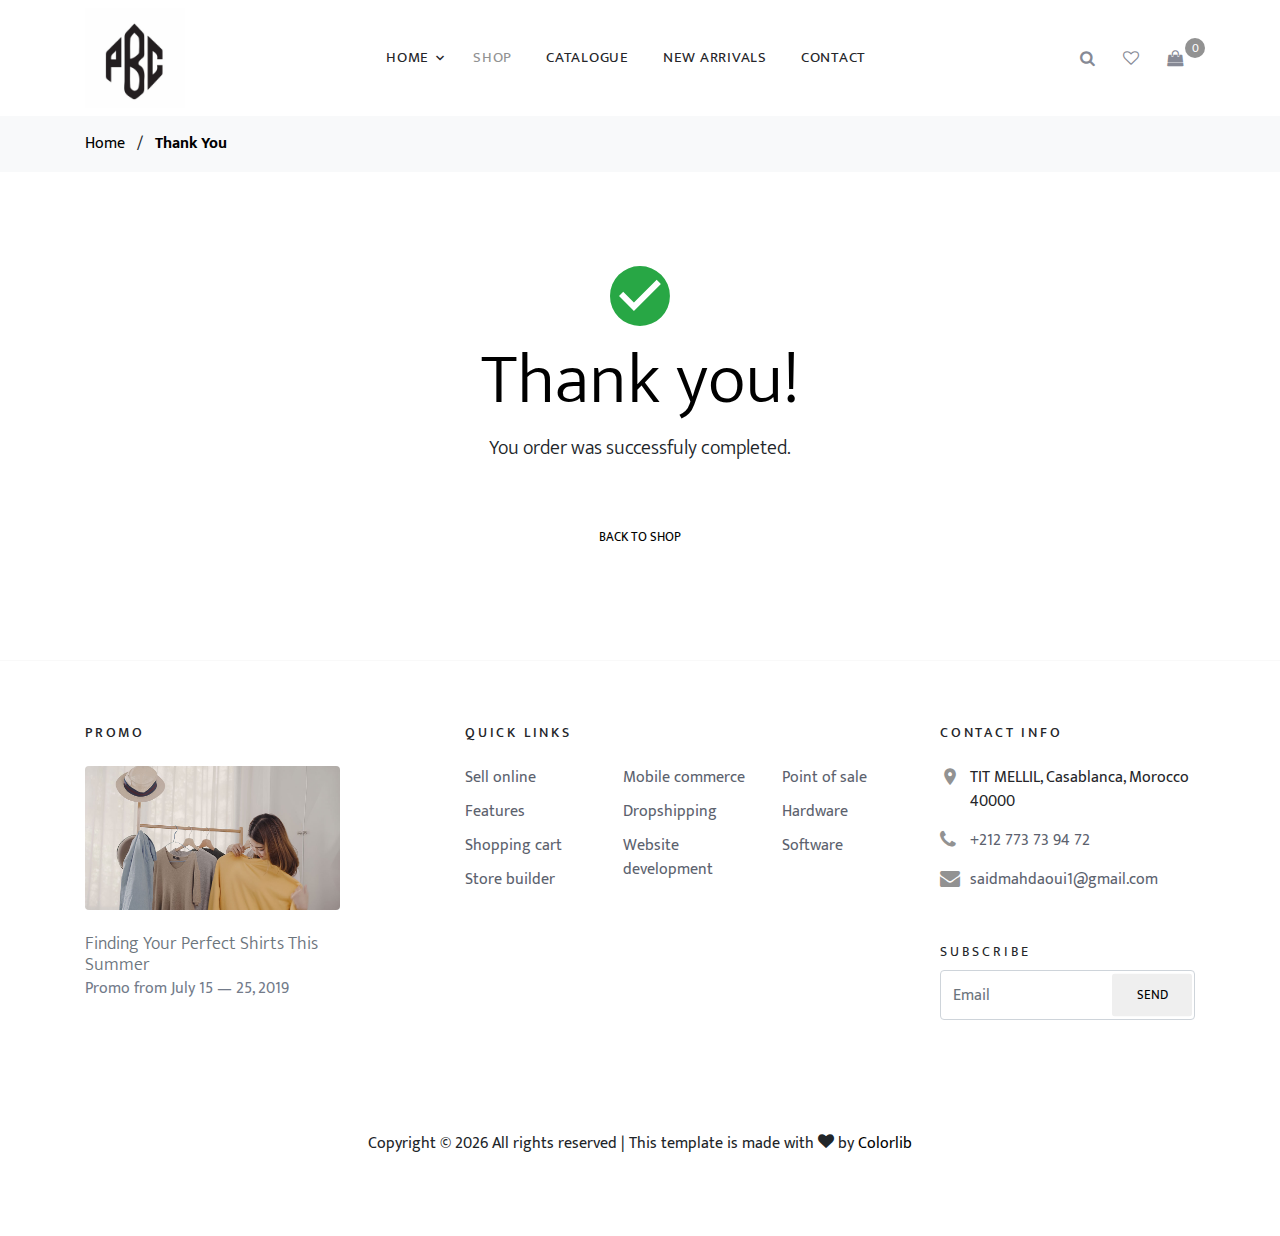
<file: thankyou.html>
<!DOCTYPE html>
<html lang="en">

<head>
  <title>ShopMax &mdash; Colorlib e-Commerce Template</title>
  <meta charset="utf-8">
  <meta name="viewport" content="width=device-width, initial-scale=1, shrink-to-fit=no">

  <link rel="stylesheet" href="https://fonts.googleapis.com/css?family=Mukta:300,400,700">
  <link rel="stylesheet" href="fonts/icomoon/style.css">

  <link rel="stylesheet" href="css/bootstrap.min.css">
  <link rel="stylesheet" href="css/magnific-popup.css">
  <link rel="stylesheet" href="css/jquery-ui.css">
  <link rel="stylesheet" href="css/owl.carousel.min.css">
  <link rel="stylesheet" href="css/owl.theme.default.min.css">


  <link rel="stylesheet" href="css/aos.css">

  <link rel="stylesheet" href="css/style.css">
  <link rel="icon" href="./images/logo.ico">

</head>

<body>

  <div class="site-wrap">


    <div class="site-navbar bg-white py-2">

      <div class="search-wrap">
        <div class="container">
          <a href="#" class="search-close js-search-close"><span class="icon-close2"></span></a>
          <form action="#" method="post">
            <input type="text" class="form-control" placeholder="Search keyword and hit enter...">
          </form>
        </div>
      </div>

      <div class="container">
        <div class="d-flex align-items-center justify-content-between">
          <div class="logo">
            <div class="site-logo" style="width: 100px;">
              <img src="images/logo.png" alt="PentaBroodLogo" class="img img-fluid"/>
            </div>
          </div>
          <div class="main-nav d-none d-lg-block">
            <nav class="site-navigation text-right text-md-center" role="navigation">
              <ul class="site-menu js-clone-nav d-none d-lg-block">
                <li class="has-children ">
                  <a href="index.html">Home</a>
                  <ul class="dropdown">
                    <li><a href="#">Menu One</a></li>
                    <li><a href="#">Menu Two</a></li>
                    <li><a href="#">Menu Three</a></li>
                    <li class="has-children">
                      <a href="#">Sub Menu</a>
                      <ul class="dropdown">
                        <li><a href="#">Menu One</a></li>
                        <li><a href="#">Menu Two</a></li>
                        <li><a href="#">Menu Three</a></li>
                      </ul>
                    </li>
                  </ul>
                </li>

                <li class="active"><a href="shop.html">Shop</a></li>
                <li><a href="#">Catalogue</a></li>
                <li><a href="#">New Arrivals</a></li>
                <li><a href="contact.html">Contact</a></li>
              </ul>
            </nav>
          </div>
          <div class="icons">
            <a href="#" class="icons-btn d-inline-block js-search-open"><span class="icon-search"></span></a>
            <a href="#" class="icons-btn d-inline-block"><span class="icon-heart-o"></span></a>
            <a href="cart.html" class="icons-btn d-inline-block bag">
              <span class="icon-shopping-bag"></span>
              <span class="number"></span>
            </a>
            <a href="#" class="site-menu-toggle js-menu-toggle ml-3 d-inline-block d-lg-none"><span
                class="icon-menu"></span></a>
          </div>
        </div>
      </div>
    </div>

    <div class="bg-light py-3">
      <div class="container">
        <div class="row">
          <div class="col-md-12 mb-0"><a href="index.html">Home</a> <span class="mx-2 mb-0">/</span> <strong
              class="text-black">Thank You</strong></div>
        </div>
      </div>
    </div>

    <div class="site-section">
      <div class="container">
        <div class="row">
          <div class="col-md-12 text-center">
            <span class="icon-check_circle display-3 text-success"></span>
            <h2 class="display-3 text-black">Thank you!</h2>
            <p class="lead mb-5">You order was successfuly completed.</p>
            <p><a href="shop.html" class="btn btn-sm height-auto px-4 py-3 btn-secondar">Back to shop</a></p>
          </div>
        </div>
      </div>
    </div>



    <footer class="site-footer custom-border-top">
      <div class="container">
        <div class="row">
          <div class="col-md-6 col-lg-3 mb-4 mb-lg-0">
            <h3 class="footer-heading mb-4">Promo</h3>
            <a href="#" class="block-6 text-secondary">
              <img src="images/about_1.jpg" alt="Image placeholder" class="img-fluid rounded mb-4">
              <h3 class="font-weight-light  mb-0">Finding Your Perfect Shirts This Summer</h3>
              <p>Promo from July 15 &mdash; 25, 2019</p>
            </a>
          </div>
          <div class="col-lg-5 ml-auto mb-5 mb-lg-0">
            <div class="row">
              <div class="col-md-12">
                <h3 class="footer-heading mb-4">Quick Links</h3>
              </div>
              <div class="col-md-6 col-lg-4">
                <ul class="list-unstyled">
                  <li><a href="#">Sell online</a></li>
                  <li><a href="#">Features</a></li>
                  <li><a href="#">Shopping cart</a></li>
                  <li><a href="#">Store builder</a></li>
                </ul>
              </div>
              <div class="col-md-6 col-lg-4">
                <ul class="list-unstyled">
                  <li><a href="#">Mobile commerce</a></li>
                  <li><a href="#">Dropshipping</a></li>
                  <li><a href="#">Website development</a></li>
                </ul>
              </div>
              <div class="col-md-6 col-lg-4">
                <ul class="list-unstyled">
                  <li><a href="#">Point of sale</a></li>
                  <li><a href="#">Hardware</a></li>
                  <li><a href="#">Software</a></li>
                </ul>
              </div>
            </div>
          </div>

          <div class="col-md-6 col-lg-3">
            <div class="block-5 mb-5">
              <h3 class="footer-heading mb-4">Contact Info</h3>
              <ul class="list-unstyled">
                <li class="address">TIT MELLIL, Casablanca, Morocco 40000</li>
                <li class="phone"><a href="tel:+212 773 73 94 72">+212 773 73 94 72</a></li>
                <li class="email"><a href="emailto:saidmahdaoui1@gmail.com">saidmahdaoui1@gmail.com</a></li>
              </ul>
            </div>

            <div class="block-7">
              <form action="#" method="post">
                <label for="email_subscribe" class="footer-heading">Subscribe</label>
                <div class="form-group">
                  <input type="text" class="form-control py-4" id="email_subscribe" placeholder="Email">
                  <input type="submit" class="btn btn-sm btn-secondar" value="Send">
                </div>
              </form>
            </div>
          </div>
        </div>
        <div class="row pt-5 mt-5 text-center">
          <div class="col-md-12">
            <p>
              <!-- Link back to Colorlib can't be removed. Template is licensed under CC BY 3.0. -->
              Copyright &copy;
              <script>document.write(new Date().getFullYear());</script> All rights reserved | This template is made
              with <i class="icon-heart" aria-hidden="true"></i> by <a href="https://colorlib.com" target="_blank"
                class="text-secondar">Colorlib</a>
              <!-- Link back to Colorlib can't be removed. Template is licensed under CC BY 3.0. -->
            </p>
          </div>

        </div>
      </div>
    </footer>
  </div>

  <script src="js/jquery-3.3.1.min.js"></script>
  <script src="js/jquery-ui.js"></script>
  <script src="js/popper.min.js"></script>
  <script src="js/bootstrap.min.js"></script>
  <script src="js/owl.carousel.min.js"></script>
  <script src="js/jquery.magnific-popup.min.js"></script>
  <script src="js/aos.js"></script>
  <script src="js/index.js"></script>
  <script src="js/thankyou.js"></script>

  <script src="js/main.js"></script>

</body>

</html>
</file>
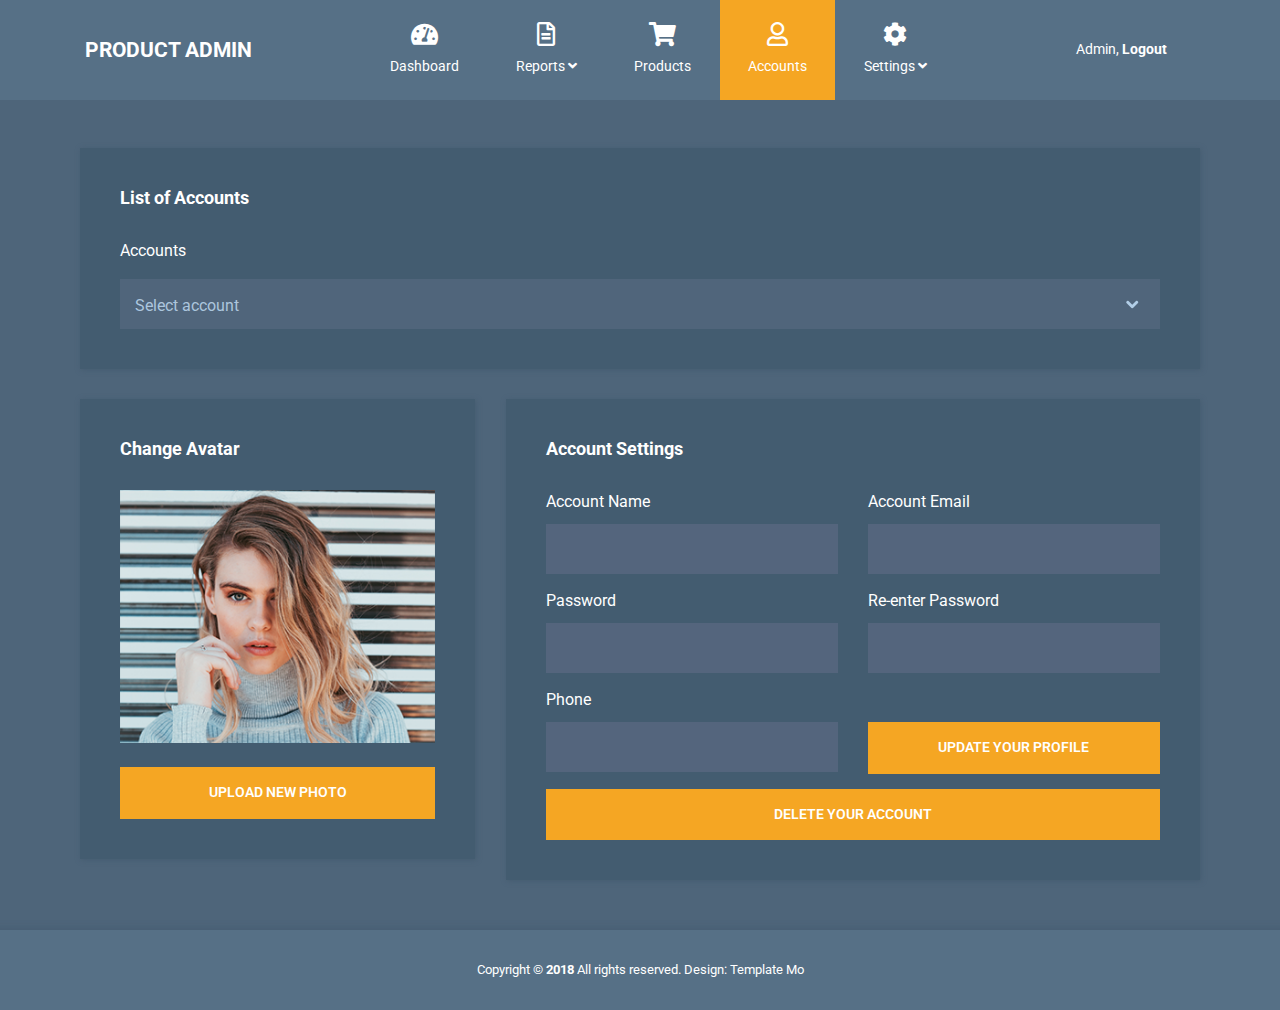
<file: product-admin-master/accounts.html>
<!DOCTYPE html>
<html lang="en">
  <head>
    <meta charset="UTF-8" />
    <meta name="viewport" content="width=device-width, initial-scale=1.0" />
    <meta http-equiv="X-UA-Compatible" content="ie=edge" />
    <title>Accounts - Product Admin Template</title>
    <link
      rel="stylesheet"
      href="https://fonts.googleapis.com/css?family=Roboto:400,700"
    />
    <!-- https://fonts.google.com/specimen/Roboto -->
    <link rel="stylesheet" href="css/fontawesome.min.css" />
    <!-- https://fontawesome.com/ -->
    <link rel="stylesheet" href="css/bootstrap.min.css" />
    <!-- https://getbootstrap.com/ -->
    <link rel="stylesheet" href="css/templatemo-style.css">
    <!--
	Product Admin CSS Template
	https://templatemo.com/tm-524-product-admin
	-->
  </head>

  <body id="reportsPage">
    <div class="" id="home">
      <nav class="navbar navbar-expand-xl">
        <div class="container h-100">
          <a class="navbar-brand" href="index.html">
            <h1 class="tm-site-title mb-0">Product Admin</h1>
          </a>
          <button
            class="navbar-toggler ml-auto mr-0"
            type="button"
            data-toggle="collapse"
            data-target="#navbarSupportedContent"
            aria-controls="navbarSupportedContent"
            aria-expanded="false"
            aria-label="Toggle navigation"
          >
            <i class="fas fa-bars tm-nav-icon"></i>
          </button>

          <div class="collapse navbar-collapse" id="navbarSupportedContent">
            <ul class="navbar-nav mx-auto h-100">
              <li class="nav-item">
                <a class="nav-link" href="index.html">
                  <i class="fas fa-tachometer-alt"></i> Dashboard
                  <span class="sr-only">(current)</span>
                </a>
              </li>
              <li class="nav-item dropdown">
                <a
                  class="nav-link dropdown-toggle"
                  href="#"
                  id="navbarDropdown"
                  role="button"
                  data-toggle="dropdown"
                  aria-haspopup="true"
                  aria-expanded="false"
                >
                  <i class="far fa-file-alt"></i>
                  <span> Reports <i class="fas fa-angle-down"></i> </span>
                </a>
                <div class="dropdown-menu" aria-labelledby="navbarDropdown">
                  <a class="dropdown-item" href="#">Daily Report</a>
                  <a class="dropdown-item" href="#">Weekly Report</a>
                  <a class="dropdown-item" href="#">Yearly Report</a>
                </div>
              </li>
              <li class="nav-item">
                <a class="nav-link" href="products.html">
                  <i class="fas fa-shopping-cart"></i> Products
                </a>
              </li>

              <li class="nav-item">
                <a class="nav-link active" href="accounts.html">
                  <i class="far fa-user"></i> Accounts
                </a>
              </li>
              <li class="nav-item dropdown">
                <a
                  class="nav-link dropdown-toggle"
                  href="#"
                  id="navbarDropdown"
                  role="button"
                  data-toggle="dropdown"
                  aria-haspopup="true"
                  aria-expanded="false"
                >
                  <i class="fas fa-cog"></i>
                  <span> Settings <i class="fas fa-angle-down"></i> </span>
                </a>
                <div class="dropdown-menu" aria-labelledby="navbarDropdown">
                  <a class="dropdown-item" href="#">Profile</a>
                  <a class="dropdown-item" href="#">Billing</a>
                  <a class="dropdown-item" href="#">Customize</a>
                </div>
              </li>
            </ul>
            <ul class="navbar-nav">
              <li class="nav-item">
                <a class="nav-link d-block" href="login.html">
                  Admin, <b>Logout</b>
                </a>
              </li>
            </ul>
          </div>
        </div>
      </nav>
      <div class="container mt-5">
        <div class="row tm-content-row">
          <div class="col-12 tm-block-col">
            <div class="tm-bg-primary-dark tm-block tm-block-h-auto">
              <h2 class="tm-block-title">List of Accounts</h2>
              <p class="text-white">Accounts</p>
              <select class="custom-select">
                <option value="0">Select account</option>
                <option value="1">Admin</option>
                <option value="2">Editor</option>
                <option value="3">Merchant</option>
                <option value="4">Customer</option>
              </select>
            </div>
          </div>
        </div>
        <!-- row -->
        <div class="row tm-content-row">
          <div class="tm-block-col tm-col-avatar">
            <div class="tm-bg-primary-dark tm-block tm-block-avatar">
              <h2 class="tm-block-title">Change Avatar</h2>
              <div class="tm-avatar-container">
                <img
                  src="img/avatar.png"
                  alt="Avatar"
                  class="tm-avatar img-fluid mb-4"
                />
                <a href="#" class="tm-avatar-delete-link">
                  <i class="far fa-trash-alt tm-product-delete-icon"></i>
                </a>
              </div>
              <button class="btn btn-primary btn-block text-uppercase">
                Upload New Photo
              </button>
            </div>
          </div>
          <div class="tm-block-col tm-col-account-settings">
            <div class="tm-bg-primary-dark tm-block tm-block-settings">
              <h2 class="tm-block-title">Account Settings</h2>
              <form action="" class="tm-signup-form row">
                <div class="form-group col-lg-6">
                  <label for="name">Account Name</label>
                  <input
                    id="name"
                    name="name"
                    type="text"
                    class="form-control validate"
                  />
                </div>
                <div class="form-group col-lg-6">
                  <label for="email">Account Email</label>
                  <input
                    id="email"
                    name="email"
                    type="email"
                    class="form-control validate"
                  />
                </div>
                <div class="form-group col-lg-6">
                  <label for="password">Password</label>
                  <input
                    id="password"
                    name="password"
                    type="password"
                    class="form-control validate"
                  />
                </div>
                <div class="form-group col-lg-6">
                  <label for="password2">Re-enter Password</label>
                  <input
                    id="password2"
                    name="password2"
                    type="password"
                    class="form-control validate"
                  />
                </div>
                <div class="form-group col-lg-6">
                  <label for="phone">Phone</label>
                  <input
                    id="phone"
                    name="phone"
                    type="tel"
                    class="form-control validate"
                  />
                </div>
                <div class="form-group col-lg-6">
                  <label class="tm-hide-sm">&nbsp;</label>
                  <button
                    type="submit"
                    class="btn btn-primary btn-block text-uppercase"
                  >
                    Update Your Profile
                  </button>
                </div>
                <div class="col-12">
                  <button
                    type="submit"
                    class="btn btn-primary btn-block text-uppercase"
                  >
                    Delete Your Account
                  </button>
                </div>
              </form>
            </div>
          </div>
        </div>
      </div>
      <footer class="tm-footer row tm-mt-small">
        <div class="col-12 font-weight-light">
          <p class="text-center text-white mb-0 px-4 small">
            Copyright &copy; <b>2018</b> All rights reserved. 
            
            Design: <a rel="nofollow noopener" href="https://templatemo.com" class="tm-footer-link">Template Mo</a>
          </p>
        </div>
      </footer>
    </div>

    <script src="js/jquery-3.3.1.min.js"></script>
    <!-- https://jquery.com/download/ -->
    <script src="js/bootstrap.min.js"></script>
    <!-- https://getbootstrap.com/ -->
  </body>
</html>
</file>
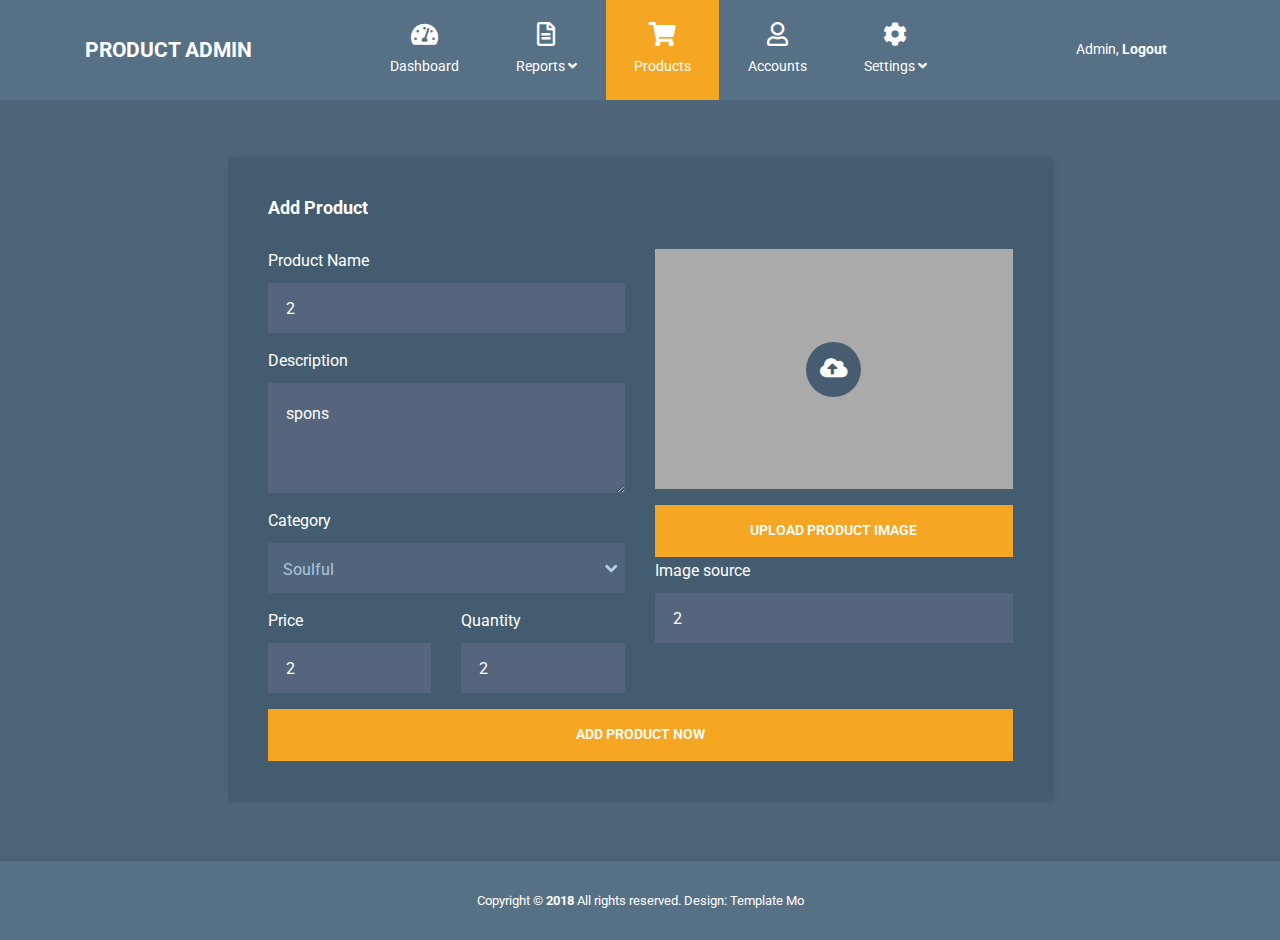
<file: product-admin-master/add-product.html>
<!DOCTYPE html>
<html lang="en">
  <head>
    <meta charset="UTF-8" />
    <meta name="viewport" content="width=device-width, initial-scale=1.0" />
    <meta http-equiv="X-UA-Compatible" content="ie=edge" />
    <title>Add Product - Dashboard HTML Template</title>
    <link
      rel="stylesheet"
      href="https://fonts.googleapis.com/css?family=Roboto:400,700"
    />
    <!-- https://fonts.google.com/specimen/Roboto -->
    <link rel="stylesheet" href="css/fontawesome.min.css" />
    <!-- https://fontawesome.com/ -->
    <link rel="stylesheet" href="jquery-ui-datepicker/jquery-ui.min.css" type="text/css" />
    <!-- http://api.jqueryui.com/datepicker/ -->
    <link rel="stylesheet" href="css/bootstrap.min.css" />
    <!-- https://getbootstrap.com/ -->
    <link rel="stylesheet" href="css/templatemo-style.css">
    <!--
	Product Admin CSS Template
	https://templatemo.com/tm-524-product-admin
	-->
  </head>

  <body>
    <nav class="navbar navbar-expand-xl">
      <div class="container h-100">
        <a class="navbar-brand" href="index.html">
          <h1 class="tm-site-title mb-0">Product Admin</h1>
        </a>
        <button
          class="navbar-toggler ml-auto mr-0"
          type="button"
          data-toggle="collapse"
          data-target="#navbarSupportedContent"
          aria-controls="navbarSupportedContent"
          aria-expanded="false"
          aria-label="Toggle navigation"
        >
          <i class="fas fa-bars tm-nav-icon"></i>
        </button>

        <div class="collapse navbar-collapse" id="navbarSupportedContent">
          <ul class="navbar-nav mx-auto h-100">
            <li class="nav-item">
              <a class="nav-link" href="index.html">
                <i class="fas fa-tachometer-alt"></i> Dashboard
                <span class="sr-only">(current)</span>
              </a>
            </li>
            <li class="nav-item dropdown">
              <a
                class="nav-link dropdown-toggle"
                href="#"
                id="navbarDropdown"
                role="button"
                data-toggle="dropdown"
                aria-haspopup="true"
                aria-expanded="false"
              >
                <i class="far fa-file-alt"></i>
                <span> Reports <i class="fas fa-angle-down"></i> </span>
              </a>
              <div class="dropdown-menu" aria-labelledby="navbarDropdown">
                <a class="dropdown-item" href="#">Daily Report</a>
                <a class="dropdown-item" href="#">Weekly Report</a>
                <a class="dropdown-item" href="#">Yearly Report</a>
              </div>
            </li>
            <li class="nav-item">
              <a class="nav-link active" href="products.html">
                <i class="fas fa-shopping-cart"></i> Products
              </a>
            </li>

            <li class="nav-item">
              <a class="nav-link" href="accounts.html">
                <i class="far fa-user"></i> Accounts
              </a>
            </li>
            <li class="nav-item dropdown">
              <a
                class="nav-link dropdown-toggle"
                href="#"
                id="navbarDropdown"
                role="button"
                data-toggle="dropdown"
                aria-haspopup="true"
                aria-expanded="false"
              >
                <i class="fas fa-cog"></i>
                <span> Settings <i class="fas fa-angle-down"></i> </span>
              </a>
              <div class="dropdown-menu" aria-labelledby="navbarDropdown">
                <a class="dropdown-item" href="#">Profile</a>
                <a class="dropdown-item" href="#">Billing</a>
                <a class="dropdown-item" href="#">Customize</a>
              </div>
            </li>
          </ul>
          <ul class="navbar-nav">
            <li class="nav-item">
              <a class="nav-link d-block" href="login.html">
                Admin, <b>Logout</b>
              </a>
            </li>
          </ul>
        </div>
      </div>
    </nav>
    <div class="container tm-mt-big tm-mb-big">
      <div class="row">
        <div class="col-xl-9 col-lg-10 col-md-12 col-sm-12 mx-auto">
          <div class="tm-bg-primary-dark tm-block tm-block-h-auto">
            <div class="row">
              <div class="col-12">
                <h2 class="tm-block-title d-inline-block">Add Product</h2>
              </div>
            </div>
            <div class="row tm-edit-product-row">
              <div class="col-xl-6 col-lg-6 col-md-12">
                  <div class="form-group mb-3">
                    <label
                      for="name"
                      >Product Name
                    </label>
                    <input
                      id="name"
                      name="name"
                      type="text"
                      class="form-control validate"
                      required
                      value="2"
                    />
                  </div>
                  <div class="form-group mb-3">
                    <label
                      for="description"
                      >Description</label
                    >
                    <textarea
                      class="form-control validate"
                      id="description"
                      rows="3"
                      value="dedrno"
                      required
                    >spons</textarea>
                  </div>
                  <div class="form-group mb-3">
                    <label
                      for="category"
                      >Category</label
                    >
                    <select
                      class="custom-select tm-select-accounts"
                      id="category"
                    >
                      <option selected value="Soulful">Soulful</option>
                      <option value="Intimacy">Intimacy</option>
                      <option value="Animation">Animation</option>
                      <option value="Witty">Witty</option>
                      <option value="Heritage">Heritage</option>
                    </select>
                  </div>
                  <div class="row">
                      <div class="form-group mb-3 col-xs-12 col-sm-6">
                          <label
                            for="price"
                            >Price
                          </label>
                          <input
                            id="price"
                            name="price"
                            type="text"
                            class="form-control validate"
                            data-large-mode="true"
                            value="2"
                            required
                          />
                        </div>
                        <div class="form-group mb-3 col-xs-12 col-sm-6">
                          <label
                            for="quantity"
                            >Quantity
                          </label>
                          <input
                            id="quantity"
                            name="quantity"
                            type="text"
                            class="form-control validate"
                            value="2"
                            required
                          />
                        </div>
                  </div>
                  
              </div>
              <div class="col-xl-6 col-lg-6 col-md-12 mx-auto mb-4">
                <div class="tm-product-img-dummy mx-auto">
                  <i
                    class="fas fa-cloud-upload-alt tm-upload-icon"
                    onclick="document.getElementById('fileInput').click();"
                  ></i>
                </div>
                <div class="custom-file mt-3 mb-3">
                  <input id="fileInput" type="file" style="display:none;" />
                  <input
                    type="button"
                    class="btn btn-primary btn-block mx-auto"
                    value="UPLOAD PRODUCT IMAGE"
                    onclick="document.getElementById('fileInput').click();"
                  />
                </div>
                <div class="form-group mb-3">
                  <label
                    for="imageSrc"
                    >Image source
                  </label>
                  <input
                    id="imageSrc"
                    name="imageSrc"
                    type="text"
                    class="form-control validate"
                    required
                    value="2"
                  />
                </div>
              </div>
              <div class="col-12">
                <button onclick="checkForInputs()" class="btn btn-primary btn-block text-uppercase">Add Product Now</button>
              </div>
            </div>
          </div>
        </div>
      </div>
    </div>
    <footer class="tm-footer row tm-mt-small">
        <div class="col-12 font-weight-light">
          <p class="text-center text-white mb-0 px-4 small">
            Copyright &copy; <b>2018</b> All rights reserved. 
            
            Design: <a rel="nofollow noopener" href="https://templatemo.com" class="tm-footer-link">Template Mo</a>
        </p>
        </div>
    </footer> 

    <script src="js/jquery-3.3.1.min.js"></script>
    <!-- https://jquery.com/download/ -->
    <script src="jquery-ui-datepicker/jquery-ui.min.js"></script>
    <!-- https://jqueryui.com/download/ -->
    <script src="js/bootstrap.min.js"></script>
    <!-- https://getbootstrap.com/ -->
    <script>
      $(function() {
        $("#expire_date").datepicker();
      });
    </script>
    <script src="js/addProd.js"></script>
  </body>
</html>
</file>
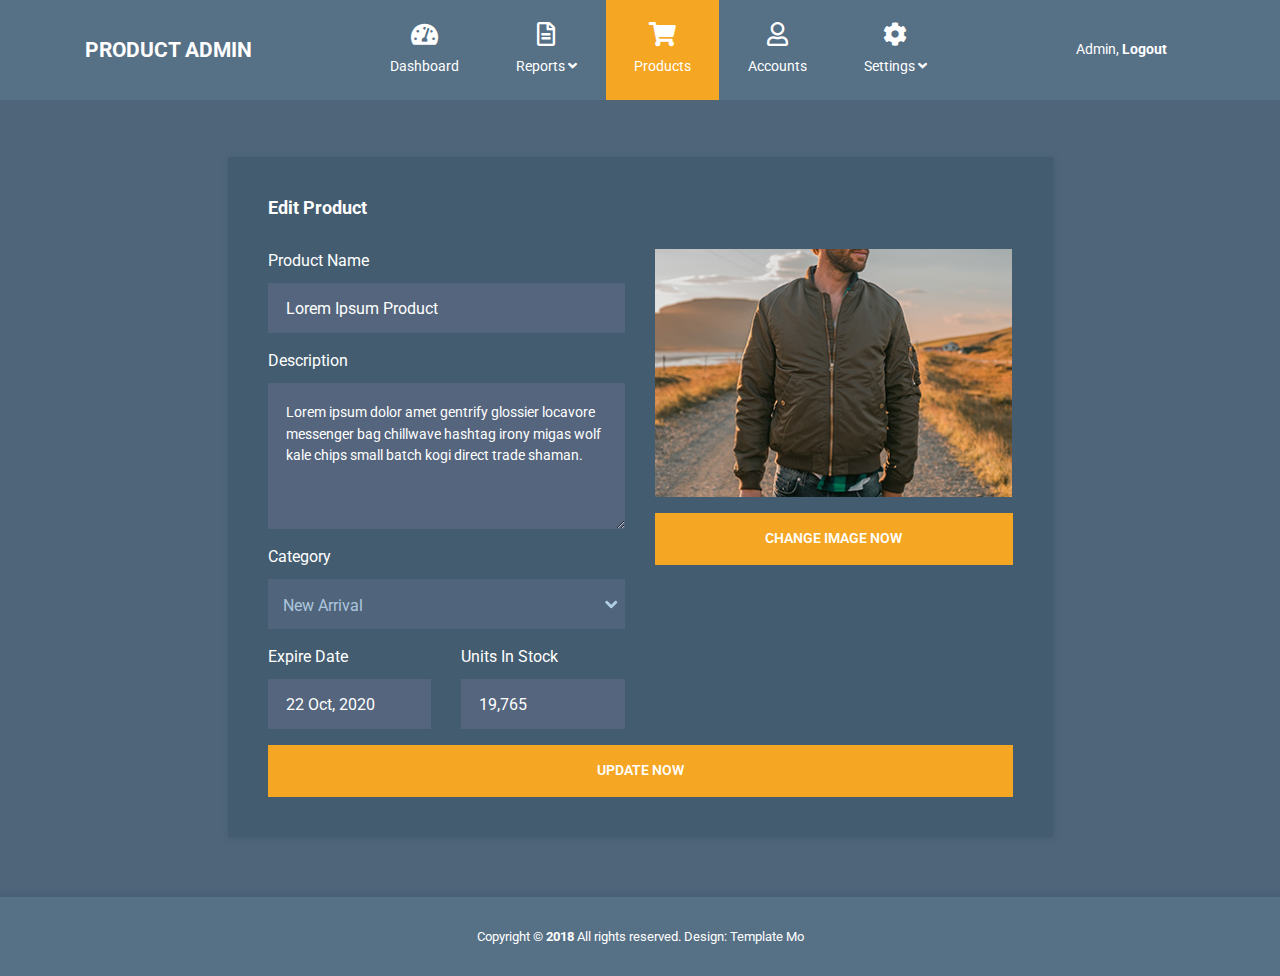
<file: product-admin-master/edit-product.html>
<!DOCTYPE html>
<html lang="en">
  <head>
    <meta charset="UTF-8" />
    <meta name="viewport" content="width=device-width, initial-scale=1.0" />
    <meta http-equiv="X-UA-Compatible" content="ie=edge" />
    <title>Edit Product - Dashboard Admin Template</title>
    <link
      rel="stylesheet"
      href="https://fonts.googleapis.com/css?family=Roboto:400,700"
    />
    <!-- https://fonts.google.com/specimen/Roboto -->
    <link rel="stylesheet" href="css/fontawesome.min.css" />
    <!-- https://fontawesome.com/ -->
    <link rel="stylesheet" href="jquery-ui-datepicker/jquery-ui.min.css" type="text/css" />
    <!-- http://api.jqueryui.com/datepicker/ -->
    <link rel="stylesheet" href="css/bootstrap.min.css" />
    <!-- https://getbootstrap.com/ -->
    <link rel="stylesheet" href="css/templatemo-style.css">
    <!--
	Product Admin CSS Template
	https://templatemo.com/tm-524-product-admin
	-->
  </head>

  <body>
    <nav class="navbar navbar-expand-xl">
      <div class="container h-100">
        <a class="navbar-brand" href="index.html">
          <h1 class="tm-site-title mb-0">Product Admin</h1>
        </a>
        <button
          class="navbar-toggler ml-auto mr-0"
          type="button"
          data-toggle="collapse"
          data-target="#navbarSupportedContent"
          aria-controls="navbarSupportedContent"
          aria-expanded="false"
          aria-label="Toggle navigation"
        >
          <i class="fas fa-bars tm-nav-icon"></i>
        </button>

        <div class="collapse navbar-collapse" id="navbarSupportedContent">
          <ul class="navbar-nav mx-auto h-100">
            <li class="nav-item">
              <a class="nav-link" href="index.html">
                <i class="fas fa-tachometer-alt"></i> Dashboard
                <span class="sr-only">(current)</span>
              </a>
            </li>
            <li class="nav-item dropdown">
              <a
                class="nav-link dropdown-toggle"
                href="#"
                id="navbarDropdown"
                role="button"
                data-toggle="dropdown"
                aria-haspopup="true"
                aria-expanded="false"
              >
                <i class="far fa-file-alt"></i>
                <span> Reports <i class="fas fa-angle-down"></i> </span>
              </a>
              <div class="dropdown-menu" aria-labelledby="navbarDropdown">
                <a class="dropdown-item" href="#">Daily Report</a>
                <a class="dropdown-item" href="#">Weekly Report</a>
                <a class="dropdown-item" href="#">Yearly Report</a>
              </div>
            </li>
            <li class="nav-item">
              <a class="nav-link active" href="products.html">
                <i class="fas fa-shopping-cart"></i> Products
              </a>
            </li>

            <li class="nav-item">
              <a class="nav-link" href="accounts.html">
                <i class="far fa-user"></i> Accounts
              </a>
            </li>
            <li class="nav-item dropdown">
              <a
                class="nav-link dropdown-toggle"
                href="#"
                id="navbarDropdown"
                role="button"
                data-toggle="dropdown"
                aria-haspopup="true"
                aria-expanded="false"
              >
                <i class="fas fa-cog"></i>
                <span> Settings <i class="fas fa-angle-down"></i> </span>
              </a>
              <div class="dropdown-menu" aria-labelledby="navbarDropdown">
                <a class="dropdown-item" href="#">Profile</a>
                <a class="dropdown-item" href="#">Billing</a>
                <a class="dropdown-item" href="#">Customize</a>
              </div>
            </li>
          </ul>
          <ul class="navbar-nav">
            <li class="nav-item">
              <a class="nav-link d-block" href="login.html">
                Admin, <b>Logout</b>
              </a>
            </li>
          </ul>
        </div>
      </div>
    </nav>
    <div class="container tm-mt-big tm-mb-big">
      <div class="row">
        <div class="col-xl-9 col-lg-10 col-md-12 col-sm-12 mx-auto">
          <div class="tm-bg-primary-dark tm-block tm-block-h-auto">
            <div class="row">
              <div class="col-12">
                <h2 class="tm-block-title d-inline-block">Edit Product</h2>
              </div>
            </div>
            <div class="row tm-edit-product-row">
              <div class="col-xl-6 col-lg-6 col-md-12">
                <form action="" method="post" class="tm-edit-product-form">
                  <div class="form-group mb-3">
                    <label
                      for="name"
                      >Product Name
                    </label>
                    <input
                      id="name"
                      name="name"
                      type="text"
                      value="Lorem Ipsum Product"
                      class="form-control validate"
                    />
                  </div>
                  <div class="form-group mb-3">
                    <label
                      for="description"
                      >Description</label
                    >
                    <textarea                    
                      class="form-control validate tm-small"
                      rows="5"
                      required
                    >Lorem ipsum dolor amet gentrify glossier locavore messenger bag chillwave hashtag irony migas wolf kale chips small batch kogi direct trade shaman.</textarea>
                  </div>
                  <div class="form-group mb-3">
                    <label
                      for="category"
                      >Category</label
                    >
                    <select
                      class="custom-select tm-select-accounts"
                      id="category"
                    >
                      <option>Select category</option>
                      <option value="1" selected>New Arrival</option>
                      <option value="2">Most Popular</option>
                      <option value="3">Trending</option>
                    </select>
                  </div>
                  <div class="row">
                      <div class="form-group mb-3 col-xs-12 col-sm-6">
                          <label
                            for="expire_date"
                            >Expire Date
                          </label>
                          <input
                            id="expire_date"
                            name="expire_date"
                            type="text"
                            value="22 Oct, 2020"
                            class="form-control validate"
                            data-large-mode="true"
                          />
                        </div>
                        <div class="form-group mb-3 col-xs-12 col-sm-6">
                          <label
                            for="stock"
                            >Units In Stock
                          </label>
                          <input
                            id="stock"
                            name="stock"
                            type="text"
                            value="19,765"
                            class="form-control validate"
                          />
                        </div>
                  </div>
                  
              </div>
              <div class="col-xl-6 col-lg-6 col-md-12 mx-auto mb-4">
                <div class="tm-product-img-edit mx-auto">
                  <img src="img/product-image.jpg" alt="Product image" class="img-fluid d-block mx-auto">
                  <i
                    class="fas fa-cloud-upload-alt tm-upload-icon"
                    onclick="document.getElementById('fileInput').click();"
                  ></i>
                </div>
                <div class="custom-file mt-3 mb-3">
                  <input id="fileInput" type="file" style="display:none;" />
                  <input
                    type="button"
                    class="btn btn-primary btn-block mx-auto"
                    value="CHANGE IMAGE NOW"
                    onclick="document.getElementById('fileInput').click();"
                  />
                </div>
              </div>
              <div class="col-12">
                <button type="submit" class="btn btn-primary btn-block text-uppercase">Update Now</button>
              </div>
            </form>
            </div>
          </div>
        </div>
      </div>
    </div>
    <footer class="tm-footer row tm-mt-small">
        <div class="col-12 font-weight-light">
          <p class="text-center text-white mb-0 px-4 small">
            Copyright &copy; <b>2018</b> All rights reserved. 
            
            Design: <a rel="nofollow noopener" href="https://templatemo.com" class="tm-footer-link">Template Mo</a>
        </p>
        </div>
    </footer> 

    <script src="js/jquery-3.3.1.min.js"></script>
    <!-- https://jquery.com/download/ -->
    <script src="jquery-ui-datepicker/jquery-ui.min.js"></script>
    <!-- https://jqueryui.com/download/ -->
    <script src="js/bootstrap.min.js"></script>
    <!-- https://getbootstrap.com/ -->
    <script>
      $(function() {
        $("#expire_date").datepicker({
          defaultDate: "10/22/2020"
        });
      });
    </script>
  </body>
</html>
</file>
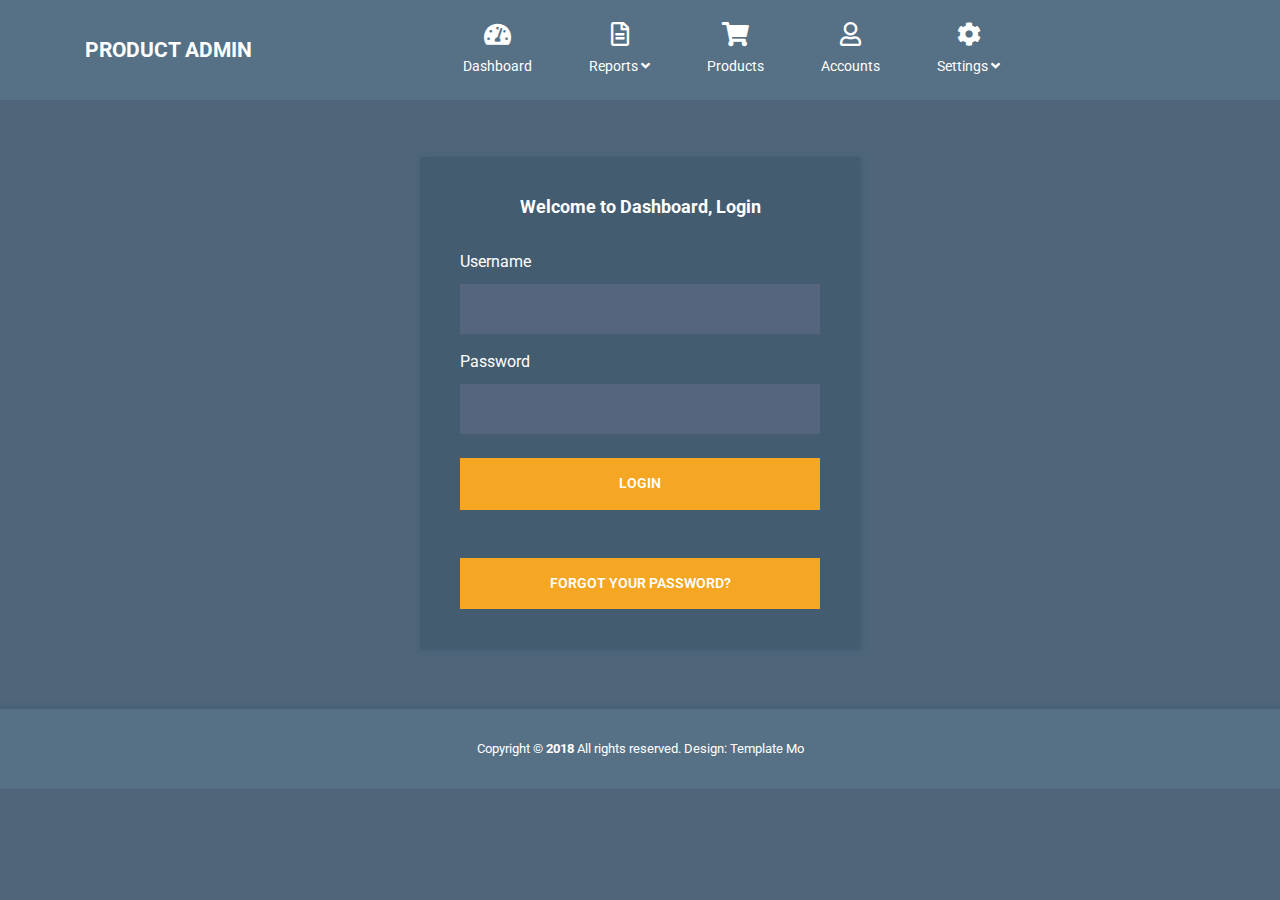
<file: product-admin-master/login.html>
<!DOCTYPE html>
<html lang="en">
  <head>
    <meta charset="UTF-8" />
    <meta name="viewport" content="width=device-width, initial-scale=1.0" />
    <meta http-equiv="X-UA-Compatible" content="ie=edge" />
    <title>Login Page - Product Admin Template</title>
    <link
      rel="stylesheet"
      href="https://fonts.googleapis.com/css?family=Roboto:400,700"
    />
    <!-- https://fonts.google.com/specimen/Open+Sans -->
    <link rel="stylesheet" href="css/fontawesome.min.css" />
    <!-- https://fontawesome.com/ -->
    <link rel="stylesheet" href="css/bootstrap.min.css" />
    <!-- https://getbootstrap.com/ -->
    <link rel="stylesheet" href="css/templatemo-style.css">
    <!--
	Product Admin CSS Template
	https://templatemo.com/tm-524-product-admin
	-->
  </head>

  <body>
    <div>
      <nav class="navbar navbar-expand-xl">
        <div class="container h-100">
          <a class="navbar-brand" href="index.html">
            <h1 class="tm-site-title mb-0">Product Admin</h1>
          </a>
          <button
            class="navbar-toggler ml-auto mr-0"
            type="button"
            data-toggle="collapse"
            data-target="#navbarSupportedContent"
            aria-controls="navbarSupportedContent"
            aria-expanded="false"
            aria-label="Toggle navigation"
          >
            <i class="fas fa-bars tm-nav-icon"></i>
          </button>

          <div class="collapse navbar-collapse" id="navbarSupportedContent">
            <ul class="navbar-nav mx-auto h-100">
              <li class="nav-item">
                <a class="nav-link" href="index.html">
                  <i class="fas fa-tachometer-alt"></i> Dashboard
                  <span class="sr-only">(current)</span>
                </a>
              </li>
              <li class="nav-item dropdown">
                <a
                  class="nav-link dropdown-toggle"
                  href="#"
                  id="navbarDropdown"
                  role="button"
                  data-toggle="dropdown"
                  aria-haspopup="true"
                  aria-expanded="false"
                >
                  <i class="far fa-file-alt"></i>
                  <span> Reports <i class="fas fa-angle-down"></i> </span>
                </a>
                <div class="dropdown-menu" aria-labelledby="navbarDropdown">
                  <a class="dropdown-item" href="#">Daily Report</a>
                  <a class="dropdown-item" href="#">Weekly Report</a>
                  <a class="dropdown-item" href="#">Yearly Report</a>
                </div>
              </li>
              <li class="nav-item">
                <a class="nav-link" href="products.html">
                  <i class="fas fa-shopping-cart"></i> Products
                </a>
              </li>

              <li class="nav-item">
                <a class="nav-link" href="accounts.html">
                  <i class="far fa-user"></i> Accounts
                </a>
              </li>
              <li class="nav-item dropdown">
                <a
                  class="nav-link dropdown-toggle"
                  href="#"
                  id="navbarDropdown"
                  role="button"
                  data-toggle="dropdown"
                  aria-haspopup="true"
                  aria-expanded="false"
                >
                  <i class="fas fa-cog"></i>
                  <span> Settings <i class="fas fa-angle-down"></i> </span>
                </a>
                <div class="dropdown-menu" aria-labelledby="navbarDropdown">
                  <a class="dropdown-item" href="#">Profile</a>
                  <a class="dropdown-item" href="#">Billing</a>
                  <a class="dropdown-item" href="#">Customize</a>
                </div>
              </li>
            </ul>
          </div>
        </div>
      </nav>
    </div>

    <div class="container tm-mt-big tm-mb-big">
      <div class="row">
        <div class="col-12 mx-auto tm-login-col">
          <div class="tm-bg-primary-dark tm-block tm-block-h-auto">
            <div class="row">
              <div class="col-12 text-center">
                <h2 class="tm-block-title mb-4">Welcome to Dashboard, Login</h2>
              </div>
            </div>
            <div class="row mt-2">
              <div class="col-12">
                <form action="index.html" method="post" class="tm-login-form">
                  <div class="form-group">
                    <label for="username">Username</label>
                    <input
                      name="username"
                      type="text"
                      class="form-control validate"
                      id="username"
                      value=""
                      required
                    />
                  </div>
                  <div class="form-group mt-3">
                    <label for="password">Password</label>
                    <input
                      name="password"
                      type="password"
                      class="form-control validate"
                      id="password"
                      value=""
                      required
                    />
                  </div>
                  <div class="form-group mt-4">
                    <button
                      type="submit"
                      class="btn btn-primary btn-block text-uppercase"
                    >
                      Login
                    </button>
                  </div>
                  <button class="mt-5 btn btn-primary btn-block text-uppercase">
                    Forgot your password?
                  </button>
                </form>
              </div>
            </div>
          </div>
        </div>
      </div>
    </div>
    <footer class="tm-footer row tm-mt-small">
      <div class="col-12 font-weight-light">
        <p class="text-center text-white mb-0 px-4 small">
          Copyright &copy; <b>2018</b> All rights reserved. 
          
          Design: <a rel="nofollow noopener" href="https://templatemo.com" class="tm-footer-link">Template Mo</a>
        </p>
      </div>
    </footer>
    <script src="js/jquery-3.3.1.min.js"></script>
    <!-- https://jquery.com/download/ -->
    <script src="js/bootstrap.min.js"></script>
    <!-- https://getbootstrap.com/ -->
  </body>
</html>
</file>
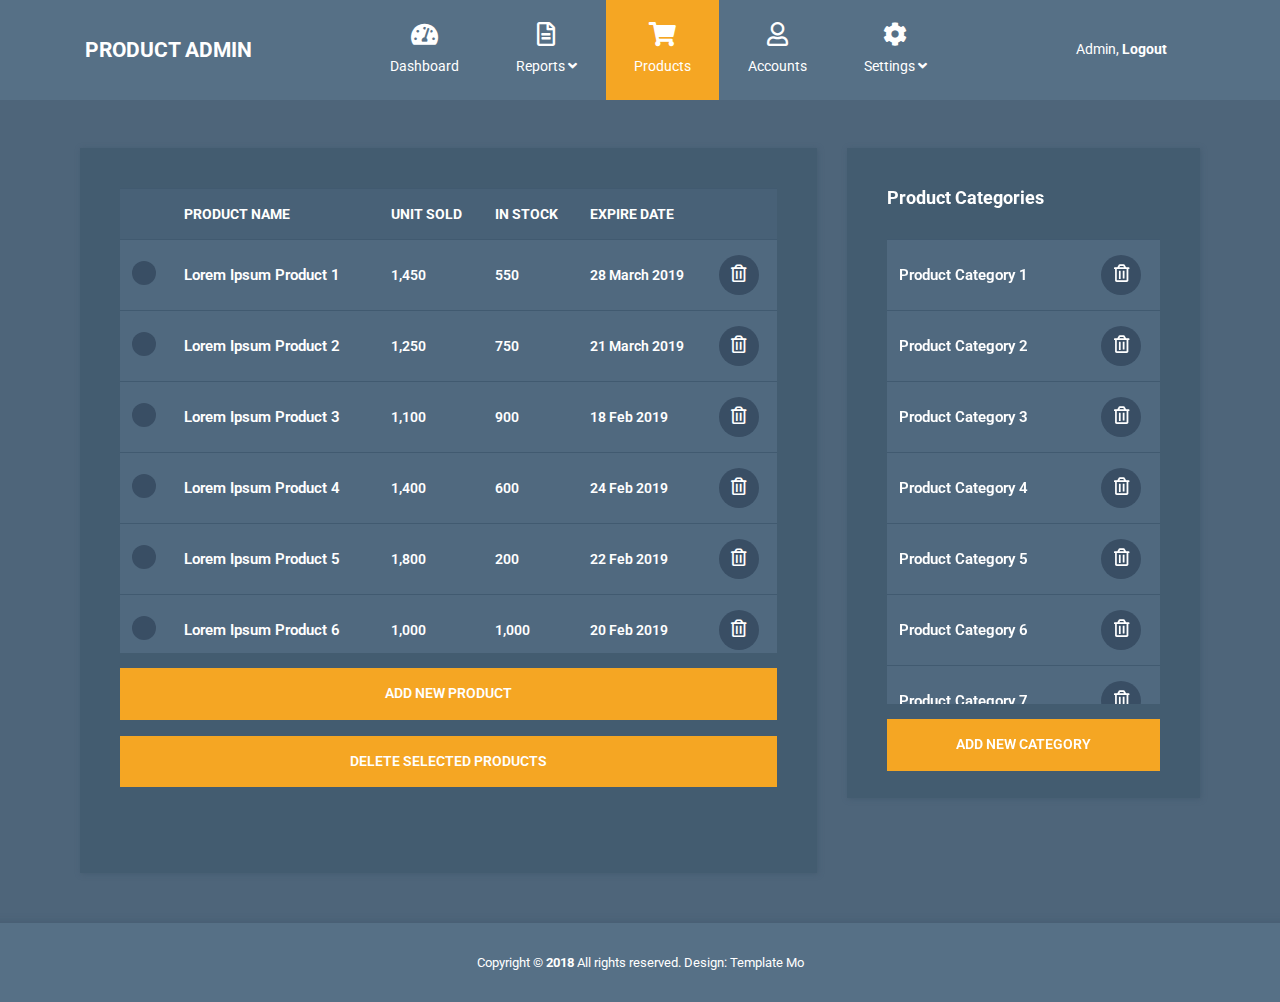
<file: product-admin-master/products.html>
<!DOCTYPE html>
<html lang="en">
  <head>
    <meta charset="UTF-8" />
    <meta name="viewport" content="width=device-width, initial-scale=1.0" />
    <meta http-equiv="X-UA-Compatible" content="ie=edge" />
    <title>Product Page - Admin HTML Template</title>
    <link
      rel="stylesheet"
      href="https://fonts.googleapis.com/css?family=Roboto:400,700"
    />
    <!-- https://fonts.google.com/specimen/Roboto -->
    <link rel="stylesheet" href="css/fontawesome.min.css" />
    <!-- https://fontawesome.com/ -->
    <link rel="stylesheet" href="css/bootstrap.min.css" />
    <!-- https://getbootstrap.com/ -->
    <link rel="stylesheet" href="css/templatemo-style.css">
    <!--
	Product Admin CSS Template
	https://templatemo.com/tm-524-product-admin
	-->
  </head>

  <body id="reportsPage">
    <nav class="navbar navbar-expand-xl">
      <div class="container h-100">
        <a class="navbar-brand" href="index.html">
          <h1 class="tm-site-title mb-0">Product Admin</h1>
        </a>
        <button
          class="navbar-toggler ml-auto mr-0"
          type="button"
          data-toggle="collapse"
          data-target="#navbarSupportedContent"
          aria-controls="navbarSupportedContent"
          aria-expanded="false"
          aria-label="Toggle navigation"
        >
          <i class="fas fa-bars tm-nav-icon"></i>
        </button>

        <div class="collapse navbar-collapse" id="navbarSupportedContent">
          <ul class="navbar-nav mx-auto h-100">
            <li class="nav-item">
              <a class="nav-link" href="index.html">
                <i class="fas fa-tachometer-alt"></i> Dashboard
                <span class="sr-only">(current)</span>
              </a>
            </li>
            <li class="nav-item dropdown">
              <a
                class="nav-link dropdown-toggle"
                href="#"
                id="navbarDropdown"
                role="button"
                data-toggle="dropdown"
                aria-haspopup="true"
                aria-expanded="false">
                <i class="far fa-file-alt"></i>
                <span> Reports <i class="fas fa-angle-down"></i> </span>
              </a>
              <div class="dropdown-menu" aria-labelledby="navbarDropdown">
                <a class="dropdown-item" href="#">Daily Report</a>
                <a class="dropdown-item" href="#">Weekly Report</a>
                <a class="dropdown-item" href="#">Yearly Report</a>
              </div>
            </li>
            <li class="nav-item">
              <a class="nav-link active" href="products.html">
                <i class="fas fa-shopping-cart"></i> Products
              </a>
            </li>

            <li class="nav-item">
              <a class="nav-link" href="accounts.html">
                <i class="far fa-user"></i> Accounts
              </a>
            </li>
            <li class="nav-item dropdown">
              <a
                class="nav-link dropdown-toggle"
                href="#"
                id="navbarDropdown"
                role="button"
                data-toggle="dropdown"
                aria-haspopup="true"
                aria-expanded="false">
                <i class="fas fa-cog"></i>
                <span> Settings <i class="fas fa-angle-down"></i> </span>
              </a>
              <div class="dropdown-menu" aria-labelledby="navbarDropdown">
                <a class="dropdown-item" href="#">Profile</a>
                <a class="dropdown-item" href="#">Billing</a>
                <a class="dropdown-item" href="#">Customize</a>
              </div>
            </li>
          </ul>
          <ul class="navbar-nav">
            <li class="nav-item">
              <a class="nav-link d-block" href="login.html">
                Admin, <b>Logout</b>
              </a>
            </li>
          </ul>
        </div>
      </div>
    </nav>
    <div class="container mt-5">
      <div class="row tm-content-row">
        <div class="col-sm-12 col-md-12 col-lg-8 col-xl-8 tm-block-col">
          <div class="tm-bg-primary-dark tm-block tm-block-products">
            <div class="tm-product-table-container">
              <table class="table table-hover tm-table-small tm-product-table">
                <thead>
                  <tr>
                    <th scope="col">&nbsp;</th>
                    <th scope="col">PRODUCT NAME</th>
                    <th scope="col">UNIT SOLD</th>
                    <th scope="col">IN STOCK</th>
                    <th scope="col">EXPIRE DATE</th>
                    <th scope="col">&nbsp;</th>
                  </tr>
                </thead>
                <tbody>
                  <tr>
                    <th scope="row"><input type="checkbox" /></th>
                    <td class="tm-product-name">Lorem Ipsum Product 1</td>
                    <td>1,450</td>
                    <td>550</td>
                    <td>28 March 2019</td>
                    <td>
                      <a href="#" class="tm-product-delete-link">
                        <i class="far fa-trash-alt tm-product-delete-icon"></i>
                      </a>
                    </td>
                  </tr>
                  <tr>
                    <th scope="row"><input type="checkbox" /></th>
                    <td class="tm-product-name">Lorem Ipsum Product 2</td>
                    <td>1,250</td>
                    <td>750</td>
                    <td>21 March 2019</td>
                    <td>
                      <a href="#" class="tm-product-delete-link">
                        <i class="far fa-trash-alt tm-product-delete-icon"></i>
                      </a>
                    </td>
                  </tr>
                  <tr>
                    <th scope="row"><input type="checkbox" /></th>
                    <td class="tm-product-name">Lorem Ipsum Product 3</td>
                    <td>1,100</td>
                    <td>900</td>
                    <td>18 Feb 2019</td>
                    <td>
                      <a href="#" class="tm-product-delete-link">
                        <i class="far fa-trash-alt tm-product-delete-icon"></i>
                      </a>
                    </td>
                  </tr>
                  <tr>
                    <th scope="row"><input type="checkbox" /></th>
                    <td class="tm-product-name">Lorem Ipsum Product 4</td>
                    <td>1,400</td>
                    <td>600</td>
                    <td>24 Feb 2019</td>
                    <td>
                      <a href="#" class="tm-product-delete-link">
                        <i class="far fa-trash-alt tm-product-delete-icon"></i>
                      </a>
                    </td>
                  </tr>
                  <tr>
                    <th scope="row"><input type="checkbox" /></th>
                    <td class="tm-product-name">Lorem Ipsum Product 5</td>
                    <td>1,800</td>
                    <td>200</td>
                    <td>22 Feb 2019</td>
                    <td>
                      <a href="#" class="tm-product-delete-link">
                        <i class="far fa-trash-alt tm-product-delete-icon"></i>
                      </a>
                    </td>
                  </tr>
                  <tr>
                    <th scope="row"><input type="checkbox" /></th>
                    <td class="tm-product-name">Lorem Ipsum Product 6</td>
                    <td>1,000</td>
                    <td>1,000</td>
                    <td>20 Feb 2019</td>
                    <td>
                      <a href="#" class="tm-product-delete-link">
                        <i class="far fa-trash-alt tm-product-delete-icon"></i>
                      </a>
                    </td>
                  </tr>
                  <tr>
                    <th scope="row"><input type="checkbox" /></th>
                    <td class="tm-product-name">Lorem Ipsum Product 7</td>
                    <td>500</td>
                    <td>100</td>
                    <td>10 Feb 2019</td>
                    <td>
                      <a href="#" class="tm-product-delete-link">
                        <i class="far fa-trash-alt tm-product-delete-icon"></i>
                      </a>
                    </td>
                  </tr>
                  <tr>
                    <th scope="row"><input type="checkbox" /></th>
                    <td class="tm-product-name">Lorem Ipsum Product 8</td>
                    <td>1,000</td>
                    <td>600</td>
                    <td>08 Feb 2019</td>
                    <td>
                      <a href="#" class="tm-product-delete-link">
                        <i class="far fa-trash-alt tm-product-delete-icon"></i>
                      </a>
                    </td>
                  </tr>
                  <tr>
                    <th scope="row"><input type="checkbox" /></th>
                    <td class="tm-product-name">Lorem Ipsum Product 9</td>
                    <td>1,200</td>
                    <td>800</td>
                    <td>24 Jan 2019</td>
                    <td>
                      <a href="#" class="tm-product-delete-link">
                        <i class="far fa-trash-alt tm-product-delete-icon"></i>
                      </a>
                    </td>
                  </tr>
                  <tr>
                    <th scope="row"><input type="checkbox" /></th>
                    <td class="tm-product-name">Lorem Ipsum Product 10</td>
                    <td>1,600</td>
                    <td>400</td>
                    <td>22 Jan 2019</td>
                    <td>
                      <a href="#" class="tm-product-delete-link">
                        <i class="far fa-trash-alt tm-product-delete-icon"></i>
                      </a>
                    </td>
                  </tr>
                  <tr>
                    <th scope="row"><input type="checkbox" /></th>
                    <td class="tm-product-name">Lorem Ipsum Product 11</td>
                    <td>2,000</td>
                    <td>400</td>
                    <td>21 Jan 2019</td>
                    <td>
                      <a href="#" class="tm-product-delete-link">
                        <i class="far fa-trash-alt tm-product-delete-icon"></i>
                      </a>
                    </td>
                  </tr>
                </tbody>
              </table>
            </div>
            <!-- table container -->
            <a
              href="add-product.html"
              class="btn btn-primary btn-block text-uppercase mb-3">Add new product</a>
            <button class="btn btn-primary btn-block text-uppercase">
              Delete selected products
            </button>
          </div>
        </div>
        <div class="col-sm-12 col-md-12 col-lg-4 col-xl-4 tm-block-col">
          <div class="tm-bg-primary-dark tm-block tm-block-product-categories">
            <h2 class="tm-block-title">Product Categories</h2>
            <div class="tm-product-table-container">
              <table class="table tm-table-small tm-product-table">
                <tbody>
                  <tr>
                    <td class="tm-product-name">Product Category 1</td>
                    <td class="text-center">
                      <a href="#" class="tm-product-delete-link">
                        <i class="far fa-trash-alt tm-product-delete-icon"></i>
                      </a>
                    </td>
                  </tr>
                  <tr>
                    <td class="tm-product-name">Product Category 2</td>
                    <td class="text-center">
                      <a href="#" class="tm-product-delete-link">
                        <i class="far fa-trash-alt tm-product-delete-icon"></i>
                      </a>
                    </td>
                  </tr>
                  <tr>
                    <td class="tm-product-name">Product Category 3</td>
                    <td class="text-center">
                      <a href="#" class="tm-product-delete-link">
                        <i class="far fa-trash-alt tm-product-delete-icon"></i>
                      </a>
                    </td>
                  </tr>
                  <tr>
                    <td class="tm-product-name">Product Category 4</td>
                    <td class="text-center">
                      <a href="#" class="tm-product-delete-link">
                        <i class="far fa-trash-alt tm-product-delete-icon"></i>
                      </a>
                    </td>
                  </tr>
                  <tr>
                    <td class="tm-product-name">Product Category 5</td>
                    <td class="text-center">
                      <a href="#" class="tm-product-delete-link">
                        <i class="far fa-trash-alt tm-product-delete-icon"></i>
                      </a>
                    </td>
                  </tr>
                  <tr>
                    <td class="tm-product-name">Product Category 6</td>
                    <td class="text-center">
                      <a href="#" class="tm-product-delete-link">
                        <i class="far fa-trash-alt tm-product-delete-icon"></i>
                      </a>
                    </td>
                  </tr>
                  <tr>
                    <td class="tm-product-name">Product Category 7</td>
                    <td class="text-center">
                      <a href="#" class="tm-product-delete-link">
                        <i class="far fa-trash-alt tm-product-delete-icon"></i>
                      </a>
                    </td>
                  </tr>
                  <tr>
                    <td class="tm-product-name">Product Category 8</td>
                    <td class="text-center">
                      <a href="#" class="tm-product-delete-link">
                        <i class="far fa-trash-alt tm-product-delete-icon"></i>
                      </a>
                    </td>
                  </tr>
                  <tr>
                    <td class="tm-product-name">Product Category 9</td>
                    <td class="text-center">
                      <a href="#" class="tm-product-delete-link">
                        <i class="far fa-trash-alt tm-product-delete-icon"></i>
                      </a>
                    </td>
                  </tr>
                  <tr>
                    <td class="tm-product-name">Product Category 10</td>
                    <td class="text-center">
                      <a href="#" class="tm-product-delete-link">
                        <i class="far fa-trash-alt tm-product-delete-icon"></i>
                      </a>
                    </td>
                  </tr>
                  <tr>
                    <td class="tm-product-name">Product Category 11</td>
                    <td class="text-center">
                      <a href="#" class="tm-product-delete-link">
                        <i class="far fa-trash-alt tm-product-delete-icon"></i>
                      </a>
                    </td>
                  </tr>
                </tbody>
              </table>
            </div>
            <!-- table container -->
            <button class="btn btn-primary btn-block text-uppercase mb-3">
              Add new category
            </button>
          </div>
        </div>
      </div>
    </div>
    <footer class="tm-footer row tm-mt-small">
      <div class="col-12 font-weight-light">
        <p class="text-center text-white mb-0 px-4 small">
          Copyright &copy; <b>2018</b> All rights reserved. 
          
          Design: <a rel="nofollow noopener" href="https://templatemo.com" class="tm-footer-link">Template Mo</a>
        </p>
      </div>
    </footer>

    <script src="js/jquery-3.3.1.min.js"></script>
    <!-- https://jquery.com/download/ -->
    <script src="js/bootstrap.min.js"></script>
    <!-- https://getbootstrap.com/ -->
    <script>
      $(function() {
        $(".tm-product-name").on("click", function() {
          window.location.href = "edit-product.html";
        });
      });
    </script>
  </body>
</html>
</file>
<file: fonts/icomoon/style.css>
@font-face {
  font-family: 'icomoon';
  src:  url('fonts/icomoon.eot?10si43');
  src:  url('fonts/icomoon.eot?10si43#iefix') format('embedded-opentype'),
    url('fonts/icomoon.ttf?10si43') format('truetype'),
    url('fonts/icomoon.woff?10si43') format('woff'),
    url('fonts/icomoon.svg?10si43#icomoon') format('svg');
  font-weight: normal;
  font-style: normal;
}

[class^="icon-"], [class*=" icon-"] {
  /* use !important to prevent issues with browser extensions that change fonts */
  font-family: 'icomoon' !important;
  speak: none;
  font-style: normal;
  font-weight: normal;
  font-variant: normal;
  text-transform: none;
  line-height: 1;

  /* Better Font Rendering =========== */
  -webkit-font-smoothing: antialiased;
  -moz-osx-font-smoothing: grayscale;
}

.icon-asterisk:before {
  content: "\f069";
}
.icon-plus:before {
  content: "\f067";
}
.icon-question:before {
  content: "\f128";
}
.icon-minus:before {
  content: "\f068";
}
.icon-glass:before {
  content: "\f000";
}
.icon-music:before {
  content: "\f001";
}
.icon-search:before {
  content: "\f002";
}
.icon-envelope-o:before {
  content: "\f003";
}
.icon-heart:before {
  content: "\f004";
}
.icon-star:before {
  content: "\f005";
}
.icon-star-o:before {
  content: "\f006";
}
.icon-user:before {
  content: "\f007";
}
.icon-film:before {
  content: "\f008";
}
.icon-th-large:before {
  content: "\f009";
}
.icon-th:before {
  content: "\f00a";
}
.icon-th-list:before {
  content: "\f00b";
}
.icon-check:before {
  content: "\f00c";
}
.icon-close:before {
  content: "\f00d";
}
.icon-remove:before {
  content: "\f00d";
}
.icon-times:before {
  content: "\f00d";
}
.icon-search-plus:before {
  content: "\f00e";
}
.icon-search-minus:before {
  content: "\f010";
}
.icon-power-off:before {
  content: "\f011";
}
.icon-signal:before {
  content: "\f012";
}
.icon-cog:before {
  content: "\f013";
}
.icon-gear:before {
  content: "\f013";
}
.icon-trash-o:before {
  content: "\f014";
}
.icon-home:before {
  content: "\f015";
}
.icon-file-o:before {
  content: "\f016";
}
.icon-clock-o:before {
  content: "\f017";
}
.icon-road:before {
  content: "\f018";
}
.icon-download:before {
  content: "\f019";
}
.icon-arrow-circle-o-down:before {
  content: "\f01a";
}
.icon-arrow-circle-o-up:before {
  content: "\f01b";
}
.icon-inbox:before {
  content: "\f01c";
}
.icon-play-circle-o:before {
  content: "\f01d";
}
.icon-repeat:before {
  content: "\f01e";
}
.icon-rotate-right:before {
  content: "\f01e";
}
.icon-refresh:before {
  content: "\f021";
}
.icon-list-alt:before {
  content: "\f022";
}
.icon-lock:before {
  content: "\f023";
}
.icon-flag:before {
  content: "\f024";
}
.icon-headphones:before {
  content: "\f025";
}
.icon-volume-off:before {
  content: "\f026";
}
.icon-volume-down:before {
  content: "\f027";
}
.icon-volume-up:before {
  content: "\f028";
}
.icon-qrcode:before {
  content: "\f029";
}
.icon-barcode:before {
  content: "\f02a";
}
.icon-tag:before {
  content: "\f02b";
}
.icon-tags:before {
  content: "\f02c";
}
.icon-book:before {
  content: "\f02d";
}
.icon-bookmark:before {
  content: "\f02e";
}
.icon-print:before {
  content: "\f02f";
}
.icon-camera:before {
  content: "\f030";
}
.icon-font:before {
  content: "\f031";
}
.icon-bold:before {
  content: "\f032";
}
.icon-italic:before {
  content: "\f033";
}
.icon-text-height:before {
  content: "\f034";
}
.icon-text-width:before {
  content: "\f035";
}
.icon-align-left:before {
  content: "\f036";
}
.icon-align-center:before {
  content: "\f037";
}
.icon-align-right:before {
  content: "\f038";
}
.icon-align-justify:before {
  content: "\f039";
}
.icon-list:before {
  content: "\f03a";
}
.icon-dedent:before {
  content: "\f03b";
}
.icon-outdent:before {
  content: "\f03b";
}
.icon-indent:before {
  content: "\f03c";
}
.icon-video-camera:before {
  content: "\f03d";
}
.icon-image:before {
  content: "\f03e";
}
.icon-photo:before {
  content: "\f03e";
}
.icon-picture-o:before {
  content: "\f03e";
}
.icon-pencil:before {
  content: "\f040";
}
.icon-map-marker:before {
  content: "\f041";
}
.icon-adjust:before {
  content: "\f042";
}
.icon-tint:before {
  content: "\f043";
}
.icon-edit:before {
  content: "\f044";
}
.icon-pencil-square-o:before {
  content: "\f044";
}
.icon-share-square-o:before {
  content: "\f045";
}
.icon-check-square-o:before {
  content: "\f046";
}
.icon-arrows:before {
  content: "\f047";
}
.icon-step-backward:before {
  content: "\f048";
}
.icon-fast-backward:before {
  content: "\f049";
}
.icon-backward:before {
  content: "\f04a";
}
.icon-play:before {
  content: "\f04b";
}
.icon-pause:before {
  content: "\f04c";
}
.icon-stop:before {
  content: "\f04d";
}
.icon-forward:before {
  content: "\f04e";
}
.icon-fast-forward:before {
  content: "\f050";
}
.icon-step-forward:before {
  content: "\f051";
}
.icon-eject:before {
  content: "\f052";
}
.icon-chevron-left:before {
  content: "\f053";
}
.icon-chevron-right:before {
  content: "\f054";
}
.icon-plus-circle:before {
  content: "\f055";
}
.icon-minus-circle:before {
  content: "\f056";
}
.icon-times-circle:before {
  content: "\f057";
}
.icon-check-circle:before {
  content: "\f058";
}
.icon-question-circle:before {
  content: "\f059";
}
.icon-info-circle:before {
  content: "\f05a";
}
.icon-crosshairs:before {
  content: "\f05b";
}
.icon-times-circle-o:before {
  content: "\f05c";
}
.icon-check-circle-o:before {
  content: "\f05d";
}
.icon-ban:before {
  content: "\f05e";
}
.icon-arrow-left:before {
  content: "\f060";
}
.icon-arrow-right:before {
  content: "\f061";
}
.icon-arrow-up:before {
  content: "\f062";
}
.icon-arrow-down:before {
  content: "\f063";
}
.icon-mail-forward:before {
  content: "\f064";
}
.icon-share:before {
  content: "\f064";
}
.icon-expand:before {
  content: "\f065";
}
.icon-compress:before {
  content: "\f066";
}
.icon-exclamation-circle:before {
  content: "\f06a";
}
.icon-gift:before {
  content: "\f06b";
}
.icon-leaf:before {
  content: "\f06c";
}
.icon-fire:before {
  content: "\f06d";
}
.icon-eye:before {
  content: "\f06e";
}
.icon-eye-slash:before {
  content: "\f070";
}
.icon-exclamation-triangle:before {
  content: "\f071";
}
.icon-warning:before {
  content: "\f071";
}
.icon-plane:before {
  content: "\f072";
}
.icon-calendar:before {
  content: "\f073";
}
.icon-random:before {
  content: "\f074";
}
.icon-comment:before {
  content: "\f075";
}
.icon-magnet:before {
  content: "\f076";
}
.icon-chevron-up:before {
  content: "\f077";
}
.icon-chevron-down:before {
  content: "\f078";
}
.icon-retweet:before {
  content: "\f079";
}
.icon-shopping-cart:before {
  content: "\f07a";
}
.icon-folder:before {
  content: "\f07b";
}
.icon-folder-open:before {
  content: "\f07c";
}
.icon-arrows-v:before {
  content: "\f07d";
}
.icon-arrows-h:before {
  content: "\f07e";
}
.icon-bar-chart:before {
  content: "\f080";
}
.icon-bar-chart-o:before {
  content: "\f080";
}
.icon-twitter-square:before {
  content: "\f081";
}
.icon-facebook-square:before {
  content: "\f082";
}
.icon-camera-retro:before {
  content: "\f083";
}
.icon-key:before {
  content: "\f084";
}
.icon-cogs:before {
  content: "\f085";
}
.icon-gears:before {
  content: "\f085";
}
.icon-comments:before {
  content: "\f086";
}
.icon-thumbs-o-up:before {
  content: "\f087";
}
.icon-thumbs-o-down:before {
  content: "\f088";
}
.icon-star-half:before {
  content: "\f089";
}
.icon-heart-o:before {
  content: "\f08a";
}
.icon-sign-out:before {
  content: "\f08b";
}
.icon-linkedin-square:before {
  content: "\f08c";
}
.icon-thumb-tack:before {
  content: "\f08d";
}
.icon-external-link:before {
  content: "\f08e";
}
.icon-sign-in:before {
  content: "\f090";
}
.icon-trophy:before {
  content: "\f091";
}
.icon-github-square:before {
  content: "\f092";
}
.icon-upload:before {
  content: "\f093";
}
.icon-lemon-o:before {
  content: "\f094";
}
.icon-phone:before {
  content: "\f095";
}
.icon-square-o:before {
  content: "\f096";
}
.icon-bookmark-o:before {
  content: "\f097";
}
.icon-phone-square:before {
  content: "\f098";
}
.icon-twitter:before {
  content: "\f099";
}
.icon-facebook:before {
  content: "\f09a";
}
.icon-facebook-f:before {
  content: "\f09a";
}
.icon-github:before {
  content: "\f09b";
}
.icon-unlock:before {
  content: "\f09c";
}
.icon-credit-card:before {
  content: "\f09d";
}
.icon-feed:before {
  content: "\f09e";
}
.icon-rss:before {
  content: "\f09e";
}
.icon-hdd-o:before {
  content: "\f0a0";
}
.icon-bullhorn:before {
  content: "\f0a1";
}
.icon-bell-o:before {
  content: "\f0a2";
}
.icon-certificate:before {
  content: "\f0a3";
}
.icon-hand-o-right:before {
  content: "\f0a4";
}
.icon-hand-o-left:before {
  content: "\f0a5";
}
.icon-hand-o-up:before {
  content: "\f0a6";
}
.icon-hand-o-down:before {
  content: "\f0a7";
}
.icon-arrow-circle-left:before {
  content: "\f0a8";
}
.icon-arrow-circle-right:before {
  content: "\f0a9";
}
.icon-arrow-circle-up:before {
  content: "\f0aa";
}
.icon-arrow-circle-down:before {
  content: "\f0ab";
}
.icon-globe:before {
  content: "\f0ac";
}
.icon-wrench:before {
  content: "\f0ad";
}
.icon-tasks:before {
  content: "\f0ae";
}
.icon-filter:before {
  content: "\f0b0";
}
.icon-briefcase:before {
  content: "\f0b1";
}
.icon-arrows-alt:before {
  content: "\f0b2";
}
.icon-group:before {
  content: "\f0c0";
}
.icon-users:before {
  content: "\f0c0";
}
.icon-chain:before {
  content: "\f0c1";
}
.icon-link:before {
  content: "\f0c1";
}
.icon-cloud:before {
  content: "\f0c2";
}
.icon-flask:before {
  content: "\f0c3";
}
.icon-cut:before {
  content: "\f0c4";
}
.icon-scissors:before {
  content: "\f0c4";
}
.icon-copy:before {
  content: "\f0c5";
}
.icon-files-o:before {
  content: "\f0c5";
}
.icon-paperclip:before {
  content: "\f0c6";
}
.icon-floppy-o:before {
  content: "\f0c7";
}
.icon-save:before {
  content: "\f0c7";
}
.icon-square:before {
  content: "\f0c8";
}
.icon-bars:before {
  content: "\f0c9";
}
.icon-navicon:before {
  content: "\f0c9";
}
.icon-reorder:before {
  content: "\f0c9";
}
.icon-list-ul:before {
  content: "\f0ca";
}
.icon-list-ol:before {
  content: "\f0cb";
}
.icon-strikethrough:before {
  content: "\f0cc";
}
.icon-underline:before {
  content: "\f0cd";
}
.icon-table:before {
  content: "\f0ce";
}
.icon-magic:before {
  content: "\f0d0";
}
.icon-truck:before {
  content: "\f0d1";
}
.icon-pinterest:before {
  content: "\f0d2";
}
.icon-pinterest-square:before {
  content: "\f0d3";
}
.icon-google-plus-square:before {
  content: "\f0d4";
}
.icon-google-plus:before {
  content: "\f0d5";
}
.icon-money:before {
  content: "\f0d6";
}
.icon-caret-down:before {
  content: "\f0d7";
}
.icon-caret-up:before {
  content: "\f0d8";
}
.icon-caret-left:before {
  content: "\f0d9";
}
.icon-caret-right:before {
  content: "\f0da";
}
.icon-columns:before {
  content: "\f0db";
}
.icon-sort:before {
  content: "\f0dc";
}
.icon-unsorted:before {
  content: "\f0dc";
}
.icon-sort-desc:before {
  content: "\f0dd";
}
.icon-sort-down:before {
  content: "\f0dd";
}
.icon-sort-asc:before {
  content: "\f0de";
}
.icon-sort-up:before {
  content: "\f0de";
}
.icon-envelope:before {
  content: "\f0e0";
}
.icon-linkedin:before {
  content: "\f0e1";
}
.icon-rotate-left:before {
  content: "\f0e2";
}
.icon-undo:before {
  content: "\f0e2";
}
.icon-gavel:before {
  content: "\f0e3";
}
.icon-legal:before {
  content: "\f0e3";
}
.icon-dashboard:before {
  content: "\f0e4";
}
.icon-tachometer:before {
  content: "\f0e4";
}
.icon-comment-o:before {
  content: "\f0e5";
}
.icon-comments-o:before {
  content: "\f0e6";
}
.icon-bolt:before {
  content: "\f0e7";
}
.icon-flash:before {
  content: "\f0e7";
}
.icon-sitemap:before {
  content: "\f0e8";
}
.icon-umbrella:before {
  content: "\f0e9";
}
.icon-clipboard:before {
  content: "\f0ea";
}
.icon-paste:before {
  content: "\f0ea";
}
.icon-lightbulb-o:before {
  content: "\f0eb";
}
.icon-exchange:before {
  content: "\f0ec";
}
.icon-cloud-download:before {
  content: "\f0ed";
}
.icon-cloud-upload:before {
  content: "\f0ee";
}
.icon-user-md:before {
  content: "\f0f0";
}
.icon-stethoscope:before {
  content: "\f0f1";
}
.icon-suitcase:before {
  content: "\f0f2";
}
.icon-bell:before {
  content: "\f0f3";
}
.icon-coffee:before {
  content: "\f0f4";
}
.icon-cutlery:before {
  content: "\f0f5";
}
.icon-file-text-o:before {
  content: "\f0f6";
}
.icon-building-o:before {
  content: "\f0f7";
}
.icon-hospital-o:before {
  content: "\f0f8";
}
.icon-ambulance:before {
  content: "\f0f9";
}
.icon-medkit:before {
  content: "\f0fa";
}
.icon-fighter-jet:before {
  content: "\f0fb";
}
.icon-beer:before {
  content: "\f0fc";
}
.icon-h-square:before {
  content: "\f0fd";
}
.icon-plus-square:before {
  content: "\f0fe";
}
.icon-angle-double-left:before {
  content: "\f100";
}
.icon-angle-double-right:before {
  content: "\f101";
}
.icon-angle-double-up:before {
  content: "\f102";
}
.icon-angle-double-down:before {
  content: "\f103";
}
.icon-angle-left:before {
  content: "\f104";
}
.icon-angle-right:before {
  content: "\f105";
}
.icon-angle-up:before {
  content: "\f106";
}
.icon-angle-down:before {
  content: "\f107";
}
.icon-desktop:before {
  content: "\f108";
}
.icon-laptop:before {
  content: "\f109";
}
.icon-tablet:before {
  content: "\f10a";
}
.icon-mobile:before {
  content: "\f10b";
}
.icon-mobile-phone:before {
  content: "\f10b";
}
.icon-circle-o:before {
  content: "\f10c";
}
.icon-quote-left:before {
  content: "\f10d";
}
.icon-quote-right:before {
  content: "\f10e";
}
.icon-spinner:before {
  content: "\f110";
}
.icon-circle:before {
  content: "\f111";
}
.icon-mail-reply:before {
  content: "\f112";
}
.icon-reply:before {
  content: "\f112";
}
.icon-github-alt:before {
  content: "\f113";
}
.icon-folder-o:before {
  content: "\f114";
}
.icon-folder-open-o:before {
  content: "\f115";
}
.icon-smile-o:before {
  content: "\f118";
}
.icon-frown-o:before {
  content: "\f119";
}
.icon-meh-o:before {
  content: "\f11a";
}
.icon-gamepad:before {
  content: "\f11b";
}
.icon-keyboard-o:before {
  content: "\f11c";
}
.icon-flag-o:before {
  content: "\f11d";
}
.icon-flag-checkered:before {
  content: "\f11e";
}
.icon-terminal:before {
  content: "\f120";
}
.icon-code:before {
  content: "\f121";
}
.icon-mail-reply-all:before {
  content: "\f122";
}
.icon-reply-all:before {
  content: "\f122";
}
.icon-star-half-empty:before {
  content: "\f123";
}
.icon-star-half-full:before {
  content: "\f123";
}
.icon-star-half-o:before {
  content: "\f123";
}
.icon-location-arrow:before {
  content: "\f124";
}
.icon-crop:before {
  content: "\f125";
}
.icon-code-fork:before {
  content: "\f126";
}
.icon-chain-broken:before {
  content: "\f127";
}
.icon-unlink:before {
  content: "\f127";
}
.icon-info:before {
  content: "\f129";
}
.icon-exclamation:before {
  content: "\f12a";
}
.icon-superscript:before {
  content: "\f12b";
}
.icon-subscript:before {
  content: "\f12c";
}
.icon-eraser:before {
  content: "\f12d";
}
.icon-puzzle-piece:before {
  content: "\f12e";
}
.icon-microphone:before {
  content: "\f130";
}
.icon-microphone-slash:before {
  content: "\f131";
}
.icon-shield:before {
  content: "\f132";
}
.icon-calendar-o:before {
  content: "\f133";
}
.icon-fire-extinguisher:before {
  content: "\f134";
}
.icon-rocket:before {
  content: "\f135";
}
.icon-maxcdn:before {
  content: "\f136";
}
.icon-chevron-circle-left:before {
  content: "\f137";
}
.icon-chevron-circle-right:before {
  content: "\f138";
}
.icon-chevron-circle-up:before {
  content: "\f139";
}
.icon-chevron-circle-down:before {
  content: "\f13a";
}
.icon-html5:before {
  content: "\f13b";
}
.icon-css3:before {
  content: "\f13c";
}
.icon-anchor:before {
  content: "\f13d";
}
.icon-unlock-alt:before {
  content: "\f13e";
}
.icon-bullseye:before {
  content: "\f140";
}
.icon-ellipsis-h:before {
  content: "\f141";
}
.icon-ellipsis-v:before {
  content: "\f142";
}
.icon-rss-square:before {
  content: "\f143";
}
.icon-play-circle:before {
  content: "\f144";
}
.icon-ticket:before {
  content: "\f145";
}
.icon-minus-square:before {
  content: "\f146";
}
.icon-minus-square-o:before {
  content: "\f147";
}
.icon-level-up:before {
  content: "\f148";
}
.icon-level-down:before {
  content: "\f149";
}
.icon-check-square:before {
  content: "\f14a";
}
.icon-pencil-square:before {
  content: "\f14b";
}
.icon-external-link-square:before {
  content: "\f14c";
}
.icon-share-square:before {
  content: "\f14d";
}
.icon-compass:before {
  content: "\f14e";
}
.icon-caret-square-o-down:before {
  content: "\f150";
}
.icon-toggle-down:before {
  content: "\f150";
}
.icon-caret-square-o-up:before {
  content: "\f151";
}
.icon-toggle-up:before {
  content: "\f151";
}
.icon-caret-square-o-right:before {
  content: "\f152";
}
.icon-toggle-right:before {
  content: "\f152";
}
.icon-eur:before {
  content: "\f153";
}
.icon-euro:before {
  content: "\f153";
}
.icon-gbp:before {
  content: "\f154";
}
.icon-dollar:before {
  content: "\f155";
}
.icon-usd:before {
  content: "\f155";
}
.icon-inr:before {
  content: "\f156";
}
.icon-rupee:before {
  content: "\f156";
}
.icon-cny:before {
  content: "\f157";
}
.icon-jpy:before {
  content: "\f157";
}
.icon-rmb:before {
  content: "\f157";
}
.icon-yen:before {
  content: "\f157";
}
.icon-rouble:before {
  content: "\f158";
}
.icon-rub:before {
  content: "\f158";
}
.icon-ruble:before {
  content: "\f158";
}
.icon-krw:before {
  content: "\f159";
}
.icon-won:before {
  content: "\f159";
}
.icon-bitcoin:before {
  content: "\f15a";
}
.icon-btc:before {
  content: "\f15a";
}
.icon-file:before {
  content: "\f15b";
}
.icon-file-text:before {
  content: "\f15c";
}
.icon-sort-alpha-asc:before {
  content: "\f15d";
}
.icon-sort-alpha-desc:before {
  content: "\f15e";
}
.icon-sort-amount-asc:before {
  content: "\f160";
}
.icon-sort-amount-desc:before {
  content: "\f161";
}
.icon-sort-numeric-asc:before {
  content: "\f162";
}
.icon-sort-numeric-desc:before {
  content: "\f163";
}
.icon-thumbs-up:before {
  content: "\f164";
}
.icon-thumbs-down:before {
  content: "\f165";
}
.icon-youtube-square:before {
  content: "\f166";
}
.icon-youtube:before {
  content: "\f167";
}
.icon-xing:before {
  content: "\f168";
}
.icon-xing-square:before {
  content: "\f169";
}
.icon-youtube-play:before {
  content: "\f16a";
}
.icon-dropbox:before {
  content: "\f16b";
}
.icon-stack-overflow:before {
  content: "\f16c";
}
.icon-instagram:before {
  content: "\f16d";
}
.icon-flickr:before {
  content: "\f16e";
}
.icon-adn:before {
  content: "\f170";
}
.icon-bitbucket:before {
  content: "\f171";
}
.icon-bitbucket-square:before {
  content: "\f172";
}
.icon-tumblr:before {
  content: "\f173";
}
.icon-tumblr-square:before {
  content: "\f174";
}
.icon-long-arrow-down:before {
  content: "\f175";
}
.icon-long-arrow-up:before {
  content: "\f176";
}
.icon-long-arrow-left:before {
  content: "\f177";
}
.icon-long-arrow-right:before {
  content: "\f178";
}
.icon-apple:before {
  content: "\f179";
}
.icon-windows:before {
  content: "\f17a";
}
.icon-android:before {
  content: "\f17b";
}
.icon-linux:before {
  content: "\f17c";
}
.icon-dribbble:before {
  content: "\f17d";
}
.icon-skype:before {
  content: "\f17e";
}
.icon-foursquare:before {
  content: "\f180";
}
.icon-trello:before {
  content: "\f181";
}
.icon-female:before {
  content: "\f182";
}
.icon-male:before {
  content: "\f183";
}
.icon-gittip:before {
  content: "\f184";
}
.icon-gratipay:before {
  content: "\f184";
}
.icon-sun-o:before {
  content: "\f185";
}
.icon-moon-o:before {
  content: "\f186";
}
.icon-archive:before {
  content: "\f187";
}
.icon-bug:before {
  content: "\f188";
}
.icon-vk:before {
  content: "\f189";
}
.icon-weibo:before {
  content: "\f18a";
}
.icon-renren:before {
  content: "\f18b";
}
.icon-pagelines:before {
  content: "\f18c";
}
.icon-stack-exchange:before {
  content: "\f18d";
}
.icon-arrow-circle-o-right:before {
  content: "\f18e";
}
.icon-arrow-circle-o-left:before {
  content: "\f190";
}
.icon-caret-square-o-left:before {
  content: "\f191";
}
.icon-toggle-left:before {
  content: "\f191";
}
.icon-dot-circle-o:before {
  content: "\f192";
}
.icon-wheelchair:before {
  content: "\f193";
}
.icon-vimeo-square:before {
  content: "\f194";
}
.icon-try:before {
  content: "\f195";
}
.icon-turkish-lira:before {
  content: "\f195";
}
.icon-plus-square-o:before {
  content: "\f196";
}
.icon-space-shuttle:before {
  content: "\f197";
}
.icon-slack:before {
  content: "\f198";
}
.icon-envelope-square:before {
  content: "\f199";
}
.icon-wordpress:before {
  content: "\f19a";
}
.icon-openid:before {
  content: "\f19b";
}
.icon-bank:before {
  content: "\f19c";
}
.icon-institution:before {
  content: "\f19c";
}
.icon-university:before {
  content: "\f19c";
}
.icon-graduation-cap:before {
  content: "\f19d";
}
.icon-mortar-board:before {
  content: "\f19d";
}
.icon-yahoo:before {
  content: "\f19e";
}
.icon-google:before {
  content: "\f1a0";
}
.icon-reddit:before {
  content: "\f1a1";
}
.icon-reddit-square:before {
  content: "\f1a2";
}
.icon-stumbleupon-circle:before {
  content: "\f1a3";
}
.icon-stumbleupon:before {
  content: "\f1a4";
}
.icon-delicious:before {
  content: "\f1a5";
}
.icon-digg:before {
  content: "\f1a6";
}
.icon-pied-piper-pp:before {
  content: "\f1a7";
}
.icon-pied-piper-alt:before {
  content: "\f1a8";
}
.icon-drupal:before {
  content: "\f1a9";
}
.icon-joomla:before {
  content: "\f1aa";
}
.icon-language:before {
  content: "\f1ab";
}
.icon-fax:before {
  content: "\f1ac";
}
.icon-building:before {
  content: "\f1ad";
}
.icon-child:before {
  content: "\f1ae";
}
.icon-paw:before {
  content: "\f1b0";
}
.icon-spoon:before {
  content: "\f1b1";
}
.icon-cube:before {
  content: "\f1b2";
}
.icon-cubes:before {
  content: "\f1b3";
}
.icon-behance:before {
  content: "\f1b4";
}
.icon-behance-square:before {
  content: "\f1b5";
}
.icon-steam:before {
  content: "\f1b6";
}
.icon-steam-square:before {
  content: "\f1b7";
}
.icon-recycle:before {
  content: "\f1b8";
}
.icon-automobile:before {
  content: "\f1b9";
}
.icon-car:before {
  content: "\f1b9";
}
.icon-cab:before {
  content: "\f1ba";
}
.icon-taxi:before {
  content: "\f1ba";
}
.icon-tree:before {
  content: "\f1bb";
}
.icon-spotify:before {
  content: "\f1bc";
}
.icon-deviantart:before {
  content: "\f1bd";
}
.icon-soundcloud:before {
  content: "\f1be";
}
.icon-database:before {
  content: "\f1c0";
}
.icon-file-pdf-o:before {
  content: "\f1c1";
}
.icon-file-word-o:before {
  content: "\f1c2";
}
.icon-file-excel-o:before {
  content: "\f1c3";
}
.icon-file-powerpoint-o:before {
  content: "\f1c4";
}
.icon-file-image-o:before {
  content: "\f1c5";
}
.icon-file-photo-o:before {
  content: "\f1c5";
}
.icon-file-picture-o:before {
  content: "\f1c5";
}
.icon-file-archive-o:before {
  content: "\f1c6";
}
.icon-file-zip-o:before {
  content: "\f1c6";
}
.icon-file-audio-o:before {
  content: "\f1c7";
}
.icon-file-sound-o:before {
  content: "\f1c7";
}
.icon-file-movie-o:before {
  content: "\f1c8";
}
.icon-file-video-o:before {
  content: "\f1c8";
}
.icon-file-code-o:before {
  content: "\f1c9";
}
.icon-vine:before {
  content: "\f1ca";
}
.icon-codepen:before {
  content: "\f1cb";
}
.icon-jsfiddle:before {
  content: "\f1cc";
}
.icon-life-bouy:before {
  content: "\f1cd";
}
.icon-life-buoy:before {
  content: "\f1cd";
}
.icon-life-ring:before {
  content: "\f1cd";
}
.icon-life-saver:before {
  content: "\f1cd";
}
.icon-support:before {
  content: "\f1cd";
}
.icon-circle-o-notch:before {
  content: "\f1ce";
}
.icon-ra:before {
  content: "\f1d0";
}
.icon-rebel:before {
  content: "\f1d0";
}
.icon-resistance:before {
  content: "\f1d0";
}
.icon-empire:before {
  content: "\f1d1";
}
.icon-ge:before {
  content: "\f1d1";
}
.icon-git-square:before {
  content: "\f1d2";
}
.icon-git:before {
  content: "\f1d3";
}
.icon-hacker-news:before {
  content: "\f1d4";
}
.icon-y-combinator-square:before {
  content: "\f1d4";
}
.icon-yc-square:before {
  content: "\f1d4";
}
.icon-tencent-weibo:before {
  content: "\f1d5";
}
.icon-qq:before {
  content: "\f1d6";
}
.icon-wechat:before {
  content: "\f1d7";
}
.icon-weixin:before {
  content: "\f1d7";
}
.icon-paper-plane:before {
  content: "\f1d8";
}
.icon-send:before {
  content: "\f1d8";
}
.icon-paper-plane-o:before {
  content: "\f1d9";
}
.icon-send-o:before {
  content: "\f1d9";
}
.icon-history:before {
  content: "\f1da";
}
.icon-circle-thin:before {
  content: "\f1db";
}
.icon-header:before {
  content: "\f1dc";
}
.icon-paragraph:before {
  content: "\f1dd";
}
.icon-sliders:before {
  content: "\f1de";
}
.icon-share-alt:before {
  content: "\f1e0";
}
.icon-share-alt-square:before {
  content: "\f1e1";
}
.icon-bomb:before {
  content: "\f1e2";
}
.icon-futbol-o:before {
  content: "\f1e3";
}
.icon-soccer-ball-o:before {
  content: "\f1e3";
}
.icon-tty:before {
  content: "\f1e4";
}
.icon-binoculars:before {
  content: "\f1e5";
}
.icon-plug:before {
  content: "\f1e6";
}
.icon-slideshare:before {
  content: "\f1e7";
}
.icon-twitch:before {
  content: "\f1e8";
}
.icon-yelp:before {
  content: "\f1e9";
}
.icon-newspaper-o:before {
  content: "\f1ea";
}
.icon-wifi:before {
  content: "\f1eb";
}
.icon-calculator:before {
  content: "\f1ec";
}
.icon-paypal:before {
  content: "\f1ed";
}
.icon-google-wallet:before {
  content: "\f1ee";
}
.icon-cc-visa:before {
  content: "\f1f0";
}
.icon-cc-mastercard:before {
  content: "\f1f1";
}
.icon-cc-discover:before {
  content: "\f1f2";
}
.icon-cc-amex:before {
  content: "\f1f3";
}
.icon-cc-paypal:before {
  content: "\f1f4";
}
.icon-cc-stripe:before {
  content: "\f1f5";
}
.icon-bell-slash:before {
  content: "\f1f6";
}
.icon-bell-slash-o:before {
  content: "\f1f7";
}
.icon-trash:before {
  content: "\f1f8";
}
.icon-copyright:before {
  content: "\f1f9";
}
.icon-at:before {
  content: "\f1fa";
}
.icon-eyedropper:before {
  content: "\f1fb";
}
.icon-paint-brush:before {
  content: "\f1fc";
}
.icon-birthday-cake:before {
  content: "\f1fd";
}
.icon-area-chart:before {
  content: "\f1fe";
}
.icon-pie-chart:before {
  content: "\f200";
}
.icon-line-chart:before {
  content: "\f201";
}
.icon-lastfm:before {
  content: "\f202";
}
.icon-lastfm-square:before {
  content: "\f203";
}
.icon-toggle-off:before {
  content: "\f204";
}
.icon-toggle-on:before {
  content: "\f205";
}
.icon-bicycle:before {
  content: "\f206";
}
.icon-bus:before {
  content: "\f207";
}
.icon-ioxhost:before {
  content: "\f208";
}
.icon-angellist:before {
  content: "\f209";
}
.icon-cc:before {
  content: "\f20a";
}
.icon-ils:before {
  content: "\f20b";
}
.icon-shekel:before {
  content: "\f20b";
}
.icon-sheqel:before {
  content: "\f20b";
}
.icon-meanpath:before {
  content: "\f20c";
}
.icon-buysellads:before {
  content: "\f20d";
}
.icon-connectdevelop:before {
  content: "\f20e";
}
.icon-dashcube:before {
  content: "\f210";
}
.icon-forumbee:before {
  content: "\f211";
}
.icon-leanpub:before {
  content: "\f212";
}
.icon-sellsy:before {
  content: "\f213";
}
.icon-shirtsinbulk:before {
  content: "\f214";
}
.icon-simplybuilt:before {
  content: "\f215";
}
.icon-skyatlas:before {
  content: "\f216";
}
.icon-cart-plus:before {
  content: "\f217";
}
.icon-cart-arrow-down:before {
  content: "\f218";
}
.icon-diamond:before {
  content: "\f219";
}
.icon-ship:before {
  content: "\f21a";
}
.icon-user-secret:before {
  content: "\f21b";
}
.icon-motorcycle:before {
  content: "\f21c";
}
.icon-street-view:before {
  content: "\f21d";
}
.icon-heartbeat:before {
  content: "\f21e";
}
.icon-venus:before {
  content: "\f221";
}
.icon-mars:before {
  content: "\f222";
}
.icon-mercury:before {
  content: "\f223";
}
.icon-intersex:before {
  content: "\f224";
}
.icon-transgender:before {
  content: "\f224";
}
.icon-transgender-alt:before {
  content: "\f225";
}
.icon-venus-double:before {
  content: "\f226";
}
.icon-mars-double:before {
  content: "\f227";
}
.icon-venus-mars:before {
  content: "\f228";
}
.icon-mars-stroke:before {
  content: "\f229";
}
.icon-mars-stroke-v:before {
  content: "\f22a";
}
.icon-mars-stroke-h:before {
  content: "\f22b";
}
.icon-neuter:before {
  content: "\f22c";
}
.icon-genderless:before {
  content: "\f22d";
}
.icon-facebook-official:before {
  content: "\f230";
}
.icon-pinterest-p:before {
  content: "\f231";
}
.icon-whatsapp:before {
  content: "\f232";
}
.icon-server:before {
  content: "\f233";
}
.icon-user-plus:before {
  content: "\f234";
}
.icon-user-times:before {
  content: "\f235";
}
.icon-bed:before {
  content: "\f236";
}
.icon-hotel:before {
  content: "\f236";
}
.icon-viacoin:before {
  content: "\f237";
}
.icon-train:before {
  content: "\f238";
}
.icon-subway:before {
  content: "\f239";
}
.icon-medium:before {
  content: "\f23a";
}
.icon-y-combinator:before {
  content: "\f23b";
}
.icon-yc:before {
  content: "\f23b";
}
.icon-optin-monster:before {
  content: "\f23c";
}
.icon-opencart:before {
  content: "\f23d";
}
.icon-expeditedssl:before {
  content: "\f23e";
}
.icon-battery:before {
  content: "\f240";
}
.icon-battery-4:before {
  content: "\f240";
}
.icon-battery-full:before {
  content: "\f240";
}
.icon-battery-3:before {
  content: "\f241";
}
.icon-battery-three-quarters:before {
  content: "\f241";
}
.icon-battery-2:before {
  content: "\f242";
}
.icon-battery-half:before {
  content: "\f242";
}
.icon-battery-1:before {
  content: "\f243";
}
.icon-battery-quarter:before {
  content: "\f243";
}
.icon-battery-0:before {
  content: "\f244";
}
.icon-battery-empty:before {
  content: "\f244";
}
.icon-mouse-pointer:before {
  content: "\f245";
}
.icon-i-cursor:before {
  content: "\f246";
}
.icon-object-group:before {
  content: "\f247";
}
.icon-object-ungroup:before {
  content: "\f248";
}
.icon-sticky-note:before {
  content: "\f249";
}
.icon-sticky-note-o:before {
  content: "\f24a";
}
.icon-cc-jcb:before {
  content: "\f24b";
}
.icon-cc-diners-club:before {
  content: "\f24c";
}
.icon-clone:before {
  content: "\f24d";
}
.icon-balance-scale:before {
  content: "\f24e";
}
.icon-hourglass-o:before {
  content: "\f250";
}
.icon-hourglass-1:before {
  content: "\f251";
}
.icon-hourglass-start:before {
  content: "\f251";
}
.icon-hourglass-2:before {
  content: "\f252";
}
.icon-hourglass-half:before {
  content: "\f252";
}
.icon-hourglass-3:before {
  content: "\f253";
}
.icon-hourglass-end:before {
  content: "\f253";
}
.icon-hourglass:before {
  content: "\f254";
}
.icon-hand-grab-o:before {
  content: "\f255";
}
.icon-hand-rock-o:before {
  content: "\f255";
}
.icon-hand-paper-o:before {
  content: "\f256";
}
.icon-hand-stop-o:before {
  content: "\f256";
}
.icon-hand-scissors-o:before {
  content: "\f257";
}
.icon-hand-lizard-o:before {
  content: "\f258";
}
.icon-hand-spock-o:before {
  content: "\f259";
}
.icon-hand-pointer-o:before {
  content: "\f25a";
}
.icon-hand-peace-o:before {
  content: "\f25b";
}
.icon-trademark:before {
  content: "\f25c";
}
.icon-registered:before {
  content: "\f25d";
}
.icon-creative-commons:before {
  content: "\f25e";
}
.icon-gg:before {
  content: "\f260";
}
.icon-gg-circle:before {
  content: "\f261";
}
.icon-tripadvisor:before {
  content: "\f262";
}
.icon-odnoklassniki:before {
  content: "\f263";
}
.icon-odnoklassniki-square:before {
  content: "\f264";
}
.icon-get-pocket:before {
  content: "\f265";
}
.icon-wikipedia-w:before {
  content: "\f266";
}
.icon-safari:before {
  content: "\f267";
}
.icon-chrome:before {
  content: "\f268";
}
.icon-firefox:before {
  content: "\f269";
}
.icon-opera:before {
  content: "\f26a";
}
.icon-internet-explorer:before {
  content: "\f26b";
}
.icon-television:before {
  content: "\f26c";
}
.icon-tv:before {
  content: "\f26c";
}
.icon-contao:before {
  content: "\f26d";
}
.icon-500px:before {
  content: "\f26e";
}
.icon-amazon:before {
  content: "\f270";
}
.icon-calendar-plus-o:before {
  content: "\f271";
}
.icon-calendar-minus-o:before {
  content: "\f272";
}
.icon-calendar-times-o:before {
  content: "\f273";
}
.icon-calendar-check-o:before {
  content: "\f274";
}
.icon-industry:before {
  content: "\f275";
}
.icon-map-pin:before {
  content: "\f276";
}
.icon-map-signs:before {
  content: "\f277";
}
.icon-map-o:before {
  content: "\f278";
}
.icon-map:before {
  content: "\f279";
}
.icon-commenting:before {
  content: "\f27a";
}
.icon-commenting-o:before {
  content: "\f27b";
}
.icon-houzz:before {
  content: "\f27c";
}
.icon-vimeo:before {
  content: "\f27d";
}
.icon-black-tie:before {
  content: "\f27e";
}
.icon-fonticons:before {
  content: "\f280";
}
.icon-reddit-alien:before {
  content: "\f281";
}
.icon-edge:before {
  content: "\f282";
}
.icon-credit-card-alt:before {
  content: "\f283";
}
.icon-codiepie:before {
  content: "\f284";
}
.icon-modx:before {
  content: "\f285";
}
.icon-fort-awesome:before {
  content: "\f286";
}
.icon-usb:before {
  content: "\f287";
}
.icon-product-hunt:before {
  content: "\f288";
}
.icon-mixcloud:before {
  content: "\f289";
}
.icon-scribd:before {
  content: "\f28a";
}
.icon-pause-circle:before {
  content: "\f28b";
}
.icon-pause-circle-o:before {
  content: "\f28c";
}
.icon-stop-circle:before {
  content: "\f28d";
}
.icon-stop-circle-o:before {
  content: "\f28e";
}
.icon-shopping-bag:before {
  content: "\f290";
}
.icon-shopping-basket:before {
  content: "\f291";
}
.icon-hashtag:before {
  content: "\f292";
}
.icon-bluetooth:before {
  content: "\f293";
}
.icon-bluetooth-b:before {
  content: "\f294";
}
.icon-percent:before {
  content: "\f295";
}
.icon-gitlab:before {
  content: "\f296";
}
.icon-wpbeginner:before {
  content: "\f297";
}
.icon-wpforms:before {
  content: "\f298";
}
.icon-envira:before {
  content: "\f299";
}
.icon-universal-access:before {
  content: "\f29a";
}
.icon-wheelchair-alt:before {
  content: "\f29b";
}
.icon-question-circle-o:before {
  content: "\f29c";
}
.icon-blind:before {
  content: "\f29d";
}
.icon-audio-description:before {
  content: "\f29e";
}
.icon-volume-control-phone:before {
  content: "\f2a0";
}
.icon-braille:before {
  content: "\f2a1";
}
.icon-assistive-listening-systems:before {
  content: "\f2a2";
}
.icon-american-sign-language-interpreting:before {
  content: "\f2a3";
}
.icon-asl-interpreting:before {
  content: "\f2a3";
}
.icon-deaf:before {
  content: "\f2a4";
}
.icon-deafness:before {
  content: "\f2a4";
}
.icon-hard-of-hearing:before {
  content: "\f2a4";
}
.icon-glide:before {
  content: "\f2a5";
}
.icon-glide-g:before {
  content: "\f2a6";
}
.icon-sign-language:before {
  content: "\f2a7";
}
.icon-signing:before {
  content: "\f2a7";
}
.icon-low-vision:before {
  content: "\f2a8";
}
.icon-viadeo:before {
  content: "\f2a9";
}
.icon-viadeo-square:before {
  content: "\f2aa";
}
.icon-snapchat:before {
  content: "\f2ab";
}
.icon-snapchat-ghost:before {
  content: "\f2ac";
}
.icon-snapchat-square:before {
  content: "\f2ad";
}
.icon-pied-piper:before {
  content: "\f2ae";
}
.icon-first-order:before {
  content: "\f2b0";
}
.icon-yoast:before {
  content: "\f2b1";
}
.icon-themeisle:before {
  content: "\f2b2";
}
.icon-google-plus-circle:before {
  content: "\f2b3";
}
.icon-google-plus-official:before {
  content: "\f2b3";
}
.icon-fa:before {
  content: "\f2b4";
}
.icon-font-awesome:before {
  content: "\f2b4";
}
.icon-handshake-o:before {
  content: "\f2b5";
}
.icon-envelope-open:before {
  content: "\f2b6";
}
.icon-envelope-open-o:before {
  content: "\f2b7";
}
.icon-linode:before {
  content: "\f2b8";
}
.icon-address-book:before {
  content: "\f2b9";
}
.icon-address-book-o:before {
  content: "\f2ba";
}
.icon-address-card:before {
  content: "\f2bb";
}
.icon-vcard:before {
  content: "\f2bb";
}
.icon-address-card-o:before {
  content: "\f2bc";
}
.icon-vcard-o:before {
  content: "\f2bc";
}
.icon-user-circle:before {
  content: "\f2bd";
}
.icon-user-circle-o:before {
  content: "\f2be";
}
.icon-user-o:before {
  content: "\f2c0";
}
.icon-id-badge:before {
  content: "\f2c1";
}
.icon-drivers-license:before {
  content: "\f2c2";
}
.icon-id-card:before {
  content: "\f2c2";
}
.icon-drivers-license-o:before {
  content: "\f2c3";
}
.icon-id-card-o:before {
  content: "\f2c3";
}
.icon-quora:before {
  content: "\f2c4";
}
.icon-free-code-camp:before {
  content: "\f2c5";
}
.icon-telegram:before {
  content: "\f2c6";
}
.icon-thermometer:before {
  content: "\f2c7";
}
.icon-thermometer-4:before {
  content: "\f2c7";
}
.icon-thermometer-full:before {
  content: "\f2c7";
}
.icon-thermometer-3:before {
  content: "\f2c8";
}
.icon-thermometer-three-quarters:before {
  content: "\f2c8";
}
.icon-thermometer-2:before {
  content: "\f2c9";
}
.icon-thermometer-half:before {
  content: "\f2c9";
}
.icon-thermometer-1:before {
  content: "\f2ca";
}
.icon-thermometer-quarter:before {
  content: "\f2ca";
}
.icon-thermometer-0:before {
  content: "\f2cb";
}
.icon-thermometer-empty:before {
  content: "\f2cb";
}
.icon-shower:before {
  content: "\f2cc";
}
.icon-bath:before {
  content: "\f2cd";
}
.icon-bathtub:before {
  content: "\f2cd";
}
.icon-s15:before {
  content: "\f2cd";
}
.icon-podcast:before {
  content: "\f2ce";
}
.icon-window-maximize:before {
  content: "\f2d0";
}
.icon-window-minimize:before {
  content: "\f2d1";
}
.icon-window-restore:before {
  content: "\f2d2";
}
.icon-times-rectangle:before {
  content: "\f2d3";
}
.icon-window-close:before {
  content: "\f2d3";
}
.icon-times-rectangle-o:before {
  content: "\f2d4";
}
.icon-window-close-o:before {
  content: "\f2d4";
}
.icon-bandcamp:before {
  content: "\f2d5";
}
.icon-grav:before {
  content: "\f2d6";
}
.icon-etsy:before {
  content: "\f2d7";
}
.icon-imdb:before {
  content: "\f2d8";
}
.icon-ravelry:before {
  content: "\f2d9";
}
.icon-eercast:before {
  content: "\f2da";
}
.icon-microchip:before {
  content: "\f2db";
}
.icon-snowflake-o:before {
  content: "\f2dc";
}
.icon-superpowers:before {
  content: "\f2dd";
}
.icon-wpexplorer:before {
  content: "\f2de";
}
.icon-meetup:before {
  content: "\f2e0";
}
.icon-3d_rotation:before {
  content: "\e84d";
}
.icon-ac_unit:before {
  content: "\eb3b";
}
.icon-alarm:before {
  content: "\e855";
}
.icon-access_alarms:before {
  content: "\e191";
}
.icon-schedule:before {
  content: "\e8b5";
}
.icon-accessibility:before {
  content: "\e84e";
}
.icon-accessible:before {
  content: "\e914";
}
.icon-account_balance:before {
  content: "\e84f";
}
.icon-account_balance_wallet:before {
  content: "\e850";
}
.icon-account_box:before {
  content: "\e851";
}
.icon-account_circle:before {
  content: "\e853";
}
.icon-adb:before {
  content: "\e60e";
}
.icon-add:before {
  content: "\e145";
}
.icon-add_a_photo:before {
  content: "\e439";
}
.icon-alarm_add:before {
  content: "\e856";
}
.icon-add_alert:before {
  content: "\e003";
}
.icon-add_box:before {
  content: "\e146";
}
.icon-add_circle:before {
  content: "\e147";
}
.icon-control_point:before {
  content: "\e3ba";
}
.icon-add_location:before {
  content: "\e567";
}
.icon-add_shopping_cart:before {
  content: "\e854";
}
.icon-queue:before {
  content: "\e03c";
}
.icon-add_to_queue:before {
  content: "\e05c";
}
.icon-adjust2:before {
  content: "\e39e";
}
.icon-airline_seat_flat:before {
  content: "\e630";
}
.icon-airline_seat_flat_angled:before {
  content: "\e631";
}
.icon-airline_seat_individual_suite:before {
  content: "\e632";
}
.icon-airline_seat_legroom_extra:before {
  content: "\e633";
}
.icon-airline_seat_legroom_normal:before {
  content: "\e634";
}
.icon-airline_seat_legroom_reduced:before {
  content: "\e635";
}
.icon-airline_seat_recline_extra:before {
  content: "\e636";
}
.icon-airline_seat_recline_normal:before {
  content: "\e637";
}
.icon-flight:before {
  content: "\e539";
}
.icon-airplanemode_inactive:before {
  content: "\e194";
}
.icon-airplay:before {
  content: "\e055";
}
.icon-airport_shuttle:before {
  content: "\eb3c";
}
.icon-alarm_off:before {
  content: "\e857";
}
.icon-alarm_on:before {
  content: "\e858";
}
.icon-album:before {
  content: "\e019";
}
.icon-all_inclusive:before {
  content: "\eb3d";
}
.icon-all_out:before {
  content: "\e90b";
}
.icon-android2:before {
  content: "\e859";
}
.icon-announcement:before {
  content: "\e85a";
}
.icon-apps:before {
  content: "\e5c3";
}
.icon-archive2:before {
  content: "\e149";
}
.icon-arrow_back:before {
  content: "\e5c4";
}
.icon-arrow_downward:before {
  content: "\e5db";
}
.icon-arrow_drop_down:before {
  content: "\e5c5";
}
.icon-arrow_drop_down_circle:before {
  content: "\e5c6";
}
.icon-arrow_drop_up:before {
  content: "\e5c7";
}
.icon-arrow_forward:before {
  content: "\e5c8";
}
.icon-arrow_upward:before {
  content: "\e5d8";
}
.icon-art_track:before {
  content: "\e060";
}
.icon-aspect_ratio:before {
  content: "\e85b";
}
.icon-poll:before {
  content: "\e801";
}
.icon-assignment:before {
  content: "\e85d";
}
.icon-assignment_ind:before {
  content: "\e85e";
}
.icon-assignment_late:before {
  content: "\e85f";
}
.icon-assignment_return:before {
  content: "\e860";
}
.icon-assignment_returned:before {
  content: "\e861";
}
.icon-assignment_turned_in:before {
  content: "\e862";
}
.icon-assistant:before {
  content: "\e39f";
}
.icon-flag2:before {
  content: "\e153";
}
.icon-attach_file:before {
  content: "\e226";
}
.icon-attach_money:before {
  content: "\e227";
}
.icon-attachment:before {
  content: "\e2bc";
}
.icon-audiotrack:before {
  content: "\e3a1";
}
.icon-autorenew:before {
  content: "\e863";
}
.icon-av_timer:before {
  content: "\e01b";
}
.icon-backspace:before {
  content: "\e14a";
}
.icon-cloud_upload:before {
  content: "\e2c3";
}
.icon-battery_alert:before {
  content: "\e19c";
}
.icon-battery_charging_full:before {
  content: "\e1a3";
}
.icon-battery_std:before {
  content: "\e1a5";
}
.icon-battery_unknown:before {
  content: "\e1a6";
}
.icon-beach_access:before {
  content: "\eb3e";
}
.icon-beenhere:before {
  content: "\e52d";
}
.icon-block:before {
  content: "\e14b";
}
.icon-bluetooth2:before {
  content: "\e1a7";
}
.icon-bluetooth_searching:before {
  content: "\e1aa";
}
.icon-bluetooth_connected:before {
  content: "\e1a8";
}
.icon-bluetooth_disabled:before {
  content: "\e1a9";
}
.icon-blur_circular:before {
  content: "\e3a2";
}
.icon-blur_linear:before {
  content: "\e3a3";
}
.icon-blur_off:before {
  content: "\e3a4";
}
.icon-blur_on:before {
  content: "\e3a5";
}
.icon-class:before {
  content: "\e86e";
}
.icon-turned_in:before {
  content: "\e8e6";
}
.icon-turned_in_not:before {
  content: "\e8e7";
}
.icon-border_all:before {
  content: "\e228";
}
.icon-border_bottom:before {
  content: "\e229";
}
.icon-border_clear:before {
  content: "\e22a";
}
.icon-border_color:before {
  content: "\e22b";
}
.icon-border_horizontal:before {
  content: "\e22c";
}
.icon-border_inner:before {
  content: "\e22d";
}
.icon-border_left:before {
  content: "\e22e";
}
.icon-border_outer:before {
  content: "\e22f";
}
.icon-border_right:before {
  content: "\e230";
}
.icon-border_style:before {
  content: "\e231";
}
.icon-border_top:before {
  content: "\e232";
}
.icon-border_vertical:before {
  content: "\e233";
}
.icon-branding_watermark:before {
  content: "\e06b";
}
.icon-brightness_1:before {
  content: "\e3a6";
}
.icon-brightness_2:before {
  content: "\e3a7";
}
.icon-brightness_3:before {
  content: "\e3a8";
}
.icon-brightness_4:before {
  content: "\e3a9";
}
.icon-brightness_low:before {
  content: "\e1ad";
}
.icon-brightness_medium:before {
  content: "\e1ae";
}
.icon-brightness_high:before {
  content: "\e1ac";
}
.icon-brightness_auto:before {
  content: "\e1ab";
}
.icon-broken_image:before {
  content: "\e3ad";
}
.icon-brush:before {
  content: "\e3ae";
}
.icon-bubble_chart:before {
  content: "\e6dd";
}
.icon-bug_report:before {
  content: "\e868";
}
.icon-build:before {
  content: "\e869";
}
.icon-burst_mode:before {
  content: "\e43c";
}
.icon-domain:before {
  content: "\e7ee";
}
.icon-business_center:before {
  content: "\eb3f";
}
.icon-cached:before {
  content: "\e86a";
}
.icon-cake:before {
  content: "\e7e9";
}
.icon-phone2:before {
  content: "\e0cd";
}
.icon-call_end:before {
  content: "\e0b1";
}
.icon-call_made:before {
  content: "\e0b2";
}
.icon-merge_type:before {
  content: "\e252";
}
.icon-call_missed:before {
  content: "\e0b4";
}
.icon-call_missed_outgoing:before {
  content: "\e0e4";
}
.icon-call_received:before {
  content: "\e0b5";
}
.icon-call_split:before {
  content: "\e0b6";
}
.icon-call_to_action:before {
  content: "\e06c";
}
.icon-camera2:before {
  content: "\e3af";
}
.icon-photo_camera:before {
  content: "\e412";
}
.icon-camera_enhance:before {
  content: "\e8fc";
}
.icon-camera_front:before {
  content: "\e3b1";
}
.icon-camera_rear:before {
  content: "\e3b2";
}
.icon-camera_roll:before {
  content: "\e3b3";
}
.icon-cancel:before {
  content: "\e5c9";
}
.icon-redeem:before {
  content: "\e8b1";
}
.icon-card_membership:before {
  content: "\e8f7";
}
.icon-card_travel:before {
  content: "\e8f8";
}
.icon-casino:before {
  content: "\eb40";
}
.icon-cast:before {
  content: "\e307";
}
.icon-cast_connected:before {
  content: "\e308";
}
.icon-center_focus_strong:before {
  content: "\e3b4";
}
.icon-center_focus_weak:before {
  content: "\e3b5";
}
.icon-change_history:before {
  content: "\e86b";
}
.icon-chat:before {
  content: "\e0b7";
}
.icon-chat_bubble:before {
  content: "\e0ca";
}
.icon-chat_bubble_outline:before {
  content: "\e0cb";
}
.icon-check2:before {
  content: "\e5ca";
}
.icon-check_box:before {
  content: "\e834";
}
.icon-check_box_outline_blank:before {
  content: "\e835";
}
.icon-check_circle:before {
  content: "\e86c";
}
.icon-navigate_before:before {
  content: "\e408";
}
.icon-navigate_next:before {
  content: "\e409";
}
.icon-child_care:before {
  content: "\eb41";
}
.icon-child_friendly:before {
  content: "\eb42";
}
.icon-chrome_reader_mode:before {
  content: "\e86d";
}
.icon-close2:before {
  content: "\e5cd";
}
.icon-clear_all:before {
  content: "\e0b8";
}
.icon-closed_caption:before {
  content: "\e01c";
}
.icon-wb_cloudy:before {
  content: "\e42d";
}
.icon-cloud_circle:before {
  content: "\e2be";
}
.icon-cloud_done:before {
  content: "\e2bf";
}
.icon-cloud_download:before {
  content: "\e2c0";
}
.icon-cloud_off:before {
  content: "\e2c1";
}
.icon-cloud_queue:before {
  content: "\e2c2";
}
.icon-code2:before {
  content: "\e86f";
}
.icon-photo_library:before {
  content: "\e413";
}
.icon-collections_bookmark:before {
  content: "\e431";
}
.icon-palette:before {
  content: "\e40a";
}
.icon-colorize:before {
  content: "\e3b8";
}
.icon-comment2:before {
  content: "\e0b9";
}
.icon-compare:before {
  content: "\e3b9";
}
.icon-compare_arrows:before {
  content: "\e915";
}
.icon-laptop2:before {
  content: "\e31e";
}
.icon-confirmation_number:before {
  content: "\e638";
}
.icon-contact_mail:before {
  content: "\e0d0";
}
.icon-contact_phone:before {
  content: "\e0cf";
}
.icon-contacts:before {
  content: "\e0ba";
}
.icon-content_copy:before {
  content: "\e14d";
}
.icon-content_cut:before {
  content: "\e14e";
}
.icon-content_paste:before {
  content: "\e14f";
}
.icon-control_point_duplicate:before {
  content: "\e3bb";
}
.icon-copyright2:before {
  content: "\e90c";
}
.icon-mode_edit:before {
  content: "\e254";
}
.icon-create_new_folder:before {
  content: "\e2cc";
}
.icon-payment:before {
  content: "\e8a1";
}
.icon-crop2:before {
  content: "\e3be";
}
.icon-crop_16_9:before {
  content: "\e3bc";
}
.icon-crop_3_2:before {
  content: "\e3bd";
}
.icon-crop_landscape:before {
  content: "\e3c3";
}
.icon-crop_7_5:before {
  content: "\e3c0";
}
.icon-crop_din:before {
  content: "\e3c1";
}
.icon-crop_free:before {
  content: "\e3c2";
}
.icon-crop_original:before {
  content: "\e3c4";
}
.icon-crop_portrait:before {
  content: "\e3c5";
}
.icon-crop_rotate:before {
  content: "\e437";
}
.icon-crop_square:before {
  content: "\e3c6";
}
.icon-dashboard2:before {
  content: "\e871";
}
.icon-data_usage:before {
  content: "\e1af";
}
.icon-date_range:before {
  content: "\e916";
}
.icon-dehaze:before {
  content: "\e3c7";
}
.icon-delete:before {
  content: "\e872";
}
.icon-delete_forever:before {
  content: "\e92b";
}
.icon-delete_sweep:before {
  content: "\e16c";
}
.icon-description:before {
  content: "\e873";
}
.icon-desktop_mac:before {
  content: "\e30b";
}
.icon-desktop_windows:before {
  content: "\e30c";
}
.icon-details:before {
  content: "\e3c8";
}
.icon-developer_board:before {
  content: "\e30d";
}
.icon-developer_mode:before {
  content: "\e1b0";
}
.icon-device_hub:before {
  content: "\e335";
}
.icon-phonelink:before {
  content: "\e326";
}
.icon-devices_other:before {
  content: "\e337";
}
.icon-dialer_sip:before {
  content: "\e0bb";
}
.icon-dialpad:before {
  content: "\e0bc";
}
.icon-directions:before {
  content: "\e52e";
}
.icon-directions_bike:before {
  content: "\e52f";
}
.icon-directions_boat:before {
  content: "\e532";
}
.icon-directions_bus:before {
  content: "\e530";
}
.icon-directions_car:before {
  content: "\e531";
}
.icon-directions_railway:before {
  content: "\e534";
}
.icon-directions_run:before {
  content: "\e566";
}
.icon-directions_transit:before {
  content: "\e535";
}
.icon-directions_walk:before {
  content: "\e536";
}
.icon-disc_full:before {
  content: "\e610";
}
.icon-dns:before {
  content: "\e875";
}
.icon-not_interested:before {
  content: "\e033";
}
.icon-do_not_disturb_alt:before {
  content: "\e611";
}
.icon-do_not_disturb_off:before {
  content: "\e643";
}
.icon-remove_circle:before {
  content: "\e15c";
}
.icon-dock:before {
  content: "\e30e";
}
.icon-done:before {
  content: "\e876";
}
.icon-done_all:before {
  content: "\e877";
}
.icon-donut_large:before {
  content: "\e917";
}
.icon-donut_small:before {
  content: "\e918";
}
.icon-drafts:before {
  content: "\e151";
}
.icon-drag_handle:before {
  content: "\e25d";
}
.icon-time_to_leave:before {
  content: "\e62c";
}
.icon-dvr:before {
  content: "\e1b2";
}
.icon-edit_location:before {
  content: "\e568";
}
.icon-eject2:before {
  content: "\e8fb";
}
.icon-markunread:before {
  content: "\e159";
}
.icon-enhanced_encryption:before {
  content: "\e63f";
}
.icon-equalizer:before {
  content: "\e01d";
}
.icon-error:before {
  content: "\e000";
}
.icon-error_outline:before {
  content: "\e001";
}
.icon-euro_symbol:before {
  content: "\e926";
}
.icon-ev_station:before {
  content: "\e56d";
}
.icon-insert_invitation:before {
  content: "\e24f";
}
.icon-event_available:before {
  content: "\e614";
}
.icon-event_busy:before {
  content: "\e615";
}
.icon-event_note:before {
  content: "\e616";
}
.icon-event_seat:before {
  content: "\e903";
}
.icon-exit_to_app:before {
  content: "\e879";
}
.icon-expand_less:before {
  content: "\e5ce";
}
.icon-expand_more:before {
  content: "\e5cf";
}
.icon-explicit:before {
  content: "\e01e";
}
.icon-explore:before {
  content: "\e87a";
}
.icon-exposure:before {
  content: "\e3ca";
}
.icon-exposure_neg_1:before {
  content: "\e3cb";
}
.icon-exposure_neg_2:before {
  content: "\e3cc";
}
.icon-exposure_plus_1:before {
  content: "\e3cd";
}
.icon-exposure_plus_2:before {
  content: "\e3ce";
}
.icon-exposure_zero:before {
  content: "\e3cf";
}
.icon-extension:before {
  content: "\e87b";
}
.icon-face:before {
  content: "\e87c";
}
.icon-fast_forward:before {
  content: "\e01f";
}
.icon-fast_rewind:before {
  content: "\e020";
}
.icon-favorite:before {
  content: "\e87d";
}
.icon-favorite_border:before {
  content: "\e87e";
}
.icon-featured_play_list:before {
  content: "\e06d";
}
.icon-featured_video:before {
  content: "\e06e";
}
.icon-sms_failed:before {
  content: "\e626";
}
.icon-fiber_dvr:before {
  content: "\e05d";
}
.icon-fiber_manual_record:before {
  content: "\e061";
}
.icon-fiber_new:before {
  content: "\e05e";
}
.icon-fiber_pin:before {
  content: "\e06a";
}
.icon-fiber_smart_record:before {
  content: "\e062";
}
.icon-get_app:before {
  content: "\e884";
}
.icon-file_upload:before {
  content: "\e2c6";
}
.icon-filter2:before {
  content: "\e3d3";
}
.icon-filter_1:before {
  content: "\e3d0";
}
.icon-filter_2:before {
  content: "\e3d1";
}
.icon-filter_3:before {
  content: "\e3d2";
}
.icon-filter_4:before {
  content: "\e3d4";
}
.icon-filter_5:before {
  content: "\e3d5";
}
.icon-filter_6:before {
  content: "\e3d6";
}
.icon-filter_7:before {
  content: "\e3d7";
}
.icon-filter_8:before {
  content: "\e3d8";
}
.icon-filter_9:before {
  content: "\e3d9";
}
.icon-filter_9_plus:before {
  content: "\e3da";
}
.icon-filter_b_and_w:before {
  content: "\e3db";
}
.icon-filter_center_focus:before {
  content: "\e3dc";
}
.icon-filter_drama:before {
  content: "\e3dd";
}
.icon-filter_frames:before {
  content: "\e3de";
}
.icon-terrain:before {
  content: "\e564";
}
.icon-filter_list:before {
  content: "\e152";
}
.icon-filter_none:before {
  content: "\e3e0";
}
.icon-filter_tilt_shift:before {
  content: "\e3e2";
}
.icon-filter_vintage:before {
  content: "\e3e3";
}
.icon-find_in_page:before {
  content: "\e880";
}
.icon-find_replace:before {
  content: "\e881";
}
.icon-fingerprint:before {
  content: "\e90d";
}
.icon-first_page:before {
  content: "\e5dc";
}
.icon-fitness_center:before {
  content: "\eb43";
}
.icon-flare:before {
  content: "\e3e4";
}
.icon-flash_auto:before {
  content: "\e3e5";
}
.icon-flash_off:before {
  content: "\e3e6";
}
.icon-flash_on:before {
  content: "\e3e7";
}
.icon-flight_land:before {
  content: "\e904";
}
.icon-flight_takeoff:before {
  content: "\e905";
}
.icon-flip:before {
  content: "\e3e8";
}
.icon-flip_to_back:before {
  content: "\e882";
}
.icon-flip_to_front:before {
  content: "\e883";
}
.icon-folder2:before {
  content: "\e2c7";
}
.icon-folder_open:before {
  content: "\e2c8";
}
.icon-folder_shared:before {
  content: "\e2c9";
}
.icon-folder_special:before {
  content: "\e617";
}
.icon-font_download:before {
  content: "\e167";
}
.icon-format_align_center:before {
  content: "\e234";
}
.icon-format_align_justify:before {
  content: "\e235";
}
.icon-format_align_left:before {
  content: "\e236";
}
.icon-format_align_right:before {
  content: "\e237";
}
.icon-format_bold:before {
  content: "\e238";
}
.icon-format_clear:before {
  content: "\e239";
}
.icon-format_color_fill:before {
  content: "\e23a";
}
.icon-format_color_reset:before {
  content: "\e23b";
}
.icon-format_color_text:before {
  content: "\e23c";
}
.icon-format_indent_decrease:before {
  content: "\e23d";
}
.icon-format_indent_increase:before {
  content: "\e23e";
}
.icon-format_italic:before {
  content: "\e23f";
}
.icon-format_line_spacing:before {
  content: "\e240";
}
.icon-format_list_bulleted:before {
  content: "\e241";
}
.icon-format_list_numbered:before {
  content: "\e242";
}
.icon-format_paint:before {
  content: "\e243";
}
.icon-format_quote:before {
  content: "\e244";
}
.icon-format_shapes:before {
  content: "\e25e";
}
.icon-format_size:before {
  content: "\e245";
}
.icon-format_strikethrough:before {
  content: "\e246";
}
.icon-format_textdirection_l_to_r:before {
  content: "\e247";
}
.icon-format_textdirection_r_to_l:before {
  content: "\e248";
}
.icon-format_underlined:before {
  content: "\e249";
}
.icon-question_answer:before {
  content: "\e8af";
}
.icon-forward2:before {
  content: "\e154";
}
.icon-forward_10:before {
  content: "\e056";
}
.icon-forward_30:before {
  content: "\e057";
}
.icon-forward_5:before {
  content: "\e058";
}
.icon-free_breakfast:before {
  content: "\eb44";
}
.icon-fullscreen:before {
  content: "\e5d0";
}
.icon-fullscreen_exit:before {
  content: "\e5d1";
}
.icon-functions:before {
  content: "\e24a";
}
.icon-g_translate:before {
  content: "\e927";
}
.icon-games:before {
  content: "\e021";
}
.icon-gavel2:before {
  content: "\e90e";
}
.icon-gesture:before {
  content: "\e155";
}
.icon-gif:before {
  content: "\e908";
}
.icon-goat:before {
  content: "\e900";
}
.icon-golf_course:before {
  content: "\eb45";
}
.icon-my_location:before {
  content: "\e55c";
}
.icon-location_searching:before {
  content: "\e1b7";
}
.icon-location_disabled:before {
  content: "\e1b6";
}
.icon-star2:before {
  content: "\e838";
}
.icon-gradient:before {
  content: "\e3e9";
}
.icon-grain:before {
  content: "\e3ea";
}
.icon-graphic_eq:before {
  content: "\e1b8";
}
.icon-grid_off:before {
  content: "\e3eb";
}
.icon-grid_on:before {
  content: "\e3ec";
}
.icon-people:before {
  content: "\e7fb";
}
.icon-group_add:before {
  content: "\e7f0";
}
.icon-group_work:before {
  content: "\e886";
}
.icon-hd:before {
  content: "\e052";
}
.icon-hdr_off:before {
  content: "\e3ed";
}
.icon-hdr_on:before {
  content: "\e3ee";
}
.icon-hdr_strong:before {
  content: "\e3f1";
}
.icon-hdr_weak:before {
  content: "\e3f2";
}
.icon-headset:before {
  content: "\e310";
}
.icon-headset_mic:before {
  content: "\e311";
}
.icon-healing:before {
  content: "\e3f3";
}
.icon-hearing:before {
  content: "\e023";
}
.icon-help:before {
  content: "\e887";
}
.icon-help_outline:before {
  content: "\e8fd";
}
.icon-high_quality:before {
  content: "\e024";
}
.icon-highlight:before {
  content: "\e25f";
}
.icon-highlight_off:before {
  content: "\e888";
}
.icon-restore:before {
  content: "\e8b3";
}
.icon-home2:before {
  content: "\e88a";
}
.icon-hot_tub:before {
  content: "\eb46";
}
.icon-local_hotel:before {
  content: "\e549";
}
.icon-hourglass_empty:before {
  content: "\e88b";
}
.icon-hourglass_full:before {
  content: "\e88c";
}
.icon-http:before {
  content: "\e902";
}
.icon-lock2:before {
  content: "\e897";
}
.icon-photo2:before {
  content: "\e410";
}
.icon-image_aspect_ratio:before {
  content: "\e3f5";
}
.icon-import_contacts:before {
  content: "\e0e0";
}
.icon-import_export:before {
  content: "\e0c3";
}
.icon-important_devices:before {
  content: "\e912";
}
.icon-inbox2:before {
  content: "\e156";
}
.icon-indeterminate_check_box:before {
  content: "\e909";
}
.icon-info2:before {
  content: "\e88e";
}
.icon-info_outline:before {
  content: "\e88f";
}
.icon-input:before {
  content: "\e890";
}
.icon-insert_comment:before {
  content: "\e24c";
}
.icon-insert_drive_file:before {
  content: "\e24d";
}
.icon-tag_faces:before {
  content: "\e420";
}
.icon-link2:before {
  content: "\e157";
}
.icon-invert_colors:before {
  content: "\e891";
}
.icon-invert_colors_off:before {
  content: "\e0c4";
}
.icon-iso:before {
  content: "\e3f6";
}
.icon-keyboard:before {
  content: "\e312";
}
.icon-keyboard_arrow_down:before {
  content: "\e313";
}
.icon-keyboard_arrow_left:before {
  content: "\e314";
}
.icon-keyboard_arrow_right:before {
  content: "\e315";
}
.icon-keyboard_arrow_up:before {
  content: "\e316";
}
.icon-keyboard_backspace:before {
  content: "\e317";
}
.icon-keyboard_capslock:before {
  content: "\e318";
}
.icon-keyboard_hide:before {
  content: "\e31a";
}
.icon-keyboard_return:before {
  content: "\e31b";
}
.icon-keyboard_tab:before {
  content: "\e31c";
}
.icon-keyboard_voice:before {
  content: "\e31d";
}
.icon-kitchen:before {
  content: "\eb47";
}
.icon-label:before {
  content: "\e892";
}
.icon-label_outline:before {
  content: "\e893";
}
.icon-language2:before {
  content: "\e894";
}
.icon-laptop_chromebook:before {
  content: "\e31f";
}
.icon-laptop_mac:before {
  content: "\e320";
}
.icon-laptop_windows:before {
  content: "\e321";
}
.icon-last_page:before {
  content: "\e5dd";
}
.icon-open_in_new:before {
  content: "\e89e";
}
.icon-layers:before {
  content: "\e53b";
}
.icon-layers_clear:before {
  content: "\e53c";
}
.icon-leak_add:before {
  content: "\e3f8";
}
.icon-leak_remove:before {
  content: "\e3f9";
}
.icon-lens:before {
  content: "\e3fa";
}
.icon-library_books:before {
  content: "\e02f";
}
.icon-library_music:before {
  content: "\e030";
}
.icon-lightbulb_outline:before {
  content: "\e90f";
}
.icon-line_style:before {
  content: "\e919";
}
.icon-line_weight:before {
  content: "\e91a";
}
.icon-linear_scale:before {
  content: "\e260";
}
.icon-linked_camera:before {
  content: "\e438";
}
.icon-list2:before {
  content: "\e896";
}
.icon-live_help:before {
  content: "\e0c6";
}
.icon-live_tv:before {
  content: "\e639";
}
.icon-local_play:before {
  content: "\e553";
}
.icon-local_airport:before {
  content: "\e53d";
}
.icon-local_atm:before {
  content: "\e53e";
}
.icon-local_bar:before {
  content: "\e540";
}
.icon-local_cafe:before {
  content: "\e541";
}
.icon-local_car_wash:before {
  content: "\e542";
}
.icon-local_convenience_store:before {
  content: "\e543";
}
.icon-restaurant_menu:before {
  content: "\e561";
}
.icon-local_drink:before {
  content: "\e544";
}
.icon-local_florist:before {
  content: "\e545";
}
.icon-local_gas_station:before {
  content: "\e546";
}
.icon-shopping_cart:before {
  content: "\e8cc";
}
.icon-local_hospital:before {
  content: "\e548";
}
.icon-local_laundry_service:before {
  content: "\e54a";
}
.icon-local_library:before {
  content: "\e54b";
}
.icon-local_mall:before {
  content: "\e54c";
}
.icon-theaters:before {
  content: "\e8da";
}
.icon-local_offer:before {
  content: "\e54e";
}
.icon-local_parking:before {
  content: "\e54f";
}
.icon-local_pharmacy:before {
  content: "\e550";
}
.icon-local_pizza:before {
  content: "\e552";
}
.icon-print2:before {
  content: "\e8ad";
}
.icon-local_shipping:before {
  content: "\e558";
}
.icon-local_taxi:before {
  content: "\e559";
}
.icon-location_city:before {
  content: "\e7f1";
}
.icon-location_off:before {
  content: "\e0c7";
}
.icon-room:before {
  content: "\e8b4";
}
.icon-lock_open:before {
  content: "\e898";
}
.icon-lock_outline:before {
  content: "\e899";
}
.icon-looks:before {
  content: "\e3fc";
}
.icon-looks_3:before {
  content: "\e3fb";
}
.icon-looks_4:before {
  content: "\e3fd";
}
.icon-looks_5:before {
  content: "\e3fe";
}
.icon-looks_6:before {
  content: "\e3ff";
}
.icon-looks_one:before {
  content: "\e400";
}
.icon-looks_two:before {
  content: "\e401";
}
.icon-sync:before {
  content: "\e627";
}
.icon-loupe:before {
  content: "\e402";
}
.icon-low_priority:before {
  content: "\e16d";
}
.icon-loyalty:before {
  content: "\e89a";
}
.icon-mail_outline:before {
  content: "\e0e1";
}
.icon-map2:before {
  content: "\e55b";
}
.icon-markunread_mailbox:before {
  content: "\e89b";
}
.icon-memory:before {
  content: "\e322";
}
.icon-menu:before {
  content: "\e5d2";
}
.icon-message:before {
  content: "\e0c9";
}
.icon-mic:before {
  content: "\e029";
}
.icon-mic_none:before {
  content: "\e02a";
}
.icon-mic_off:before {
  content: "\e02b";
}
.icon-mms:before {
  content: "\e618";
}
.icon-mode_comment:before {
  content: "\e253";
}
.icon-monetization_on:before {
  content: "\e263";
}
.icon-money_off:before {
  content: "\e25c";
}
.icon-monochrome_photos:before {
  content: "\e403";
}
.icon-mood_bad:before {
  content: "\e7f3";
}
.icon-more:before {
  content: "\e619";
}
.icon-more_horiz:before {
  content: "\e5d3";
}
.icon-more_vert:before {
  content: "\e5d4";
}
.icon-motorcycle2:before {
  content: "\e91b";
}
.icon-mouse:before {
  content: "\e323";
}
.icon-move_to_inbox:before {
  content: "\e168";
}
.icon-movie_creation:before {
  content: "\e404";
}
.icon-movie_filter:before {
  content: "\e43a";
}
.icon-multiline_chart:before {
  content: "\e6df";
}
.icon-music_note:before {
  content: "\e405";
}
.icon-music_video:before {
  content: "\e063";
}
.icon-nature:before {
  content: "\e406";
}
.icon-nature_people:before {
  content: "\e407";
}
.icon-navigation:before {
  content: "\e55d";
}
.icon-near_me:before {
  content: "\e569";
}
.icon-network_cell:before {
  content: "\e1b9";
}
.icon-network_check:before {
  content: "\e640";
}
.icon-network_locked:before {
  content: "\e61a";
}
.icon-network_wifi:before {
  content: "\e1ba";
}
.icon-new_releases:before {
  content: "\e031";
}
.icon-next_week:before {
  content: "\e16a";
}
.icon-nfc:before {
  content: "\e1bb";
}
.icon-no_encryption:before {
  content: "\e641";
}
.icon-signal_cellular_no_sim:before {
  content: "\e1ce";
}
.icon-note:before {
  content: "\e06f";
}
.icon-note_add:before {
  content: "\e89c";
}
.icon-notifications:before {
  content: "\e7f4";
}
.icon-notifications_active:before {
  content: "\e7f7";
}
.icon-notifications_none:before {
  content: "\e7f5";
}
.icon-notifications_off:before {
  content: "\e7f6";
}
.icon-notifications_paused:before {
  content: "\e7f8";
}
.icon-offline_pin:before {
  content: "\e90a";
}
.icon-ondemand_video:before {
  content: "\e63a";
}
.icon-opacity:before {
  content: "\e91c";
}
.icon-open_in_browser:before {
  content: "\e89d";
}
.icon-open_with:before {
  content: "\e89f";
}
.icon-pages:before {
  content: "\e7f9";
}
.icon-pageview:before {
  content: "\e8a0";
}
.icon-pan_tool:before {
  content: "\e925";
}
.icon-panorama:before {
  content: "\e40b";
}
.icon-radio_button_unchecked:before {
  content: "\e836";
}
.icon-panorama_horizontal:before {
  content: "\e40d";
}
.icon-panorama_vertical:before {
  content: "\e40e";
}
.icon-panorama_wide_angle:before {
  content: "\e40f";
}
.icon-party_mode:before {
  content: "\e7fa";
}
.icon-pause2:before {
  content: "\e034";
}
.icon-pause_circle_filled:before {
  content: "\e035";
}
.icon-pause_circle_outline:before {
  content: "\e036";
}
.icon-people_outline:before {
  content: "\e7fc";
}
.icon-perm_camera_mic:before {
  content: "\e8a2";
}
.icon-perm_contact_calendar:before {
  content: "\e8a3";
}
.icon-perm_data_setting:before {
  content: "\e8a4";
}
.icon-perm_device_information:before {
  content: "\e8a5";
}
.icon-person_outline:before {
  content: "\e7ff";
}
.icon-perm_media:before {
  content: "\e8a7";
}
.icon-perm_phone_msg:before {
  content: "\e8a8";
}
.icon-perm_scan_wifi:before {
  content: "\e8a9";
}
.icon-person:before {
  content: "\e7fd";
}
.icon-person_add:before {
  content: "\e7fe";
}
.icon-person_pin:before {
  content: "\e55a";
}
.icon-person_pin_circle:before {
  content: "\e56a";
}
.icon-personal_video:before {
  content: "\e63b";
}
.icon-pets:before {
  content: "\e91d";
}
.icon-phone_android:before {
  content: "\e324";
}
.icon-phone_bluetooth_speaker:before {
  content: "\e61b";
}
.icon-phone_forwarded:before {
  content: "\e61c";
}
.icon-phone_in_talk:before {
  content: "\e61d";
}
.icon-phone_iphone:before {
  content: "\e325";
}
.icon-phone_locked:before {
  content: "\e61e";
}
.icon-phone_missed:before {
  content: "\e61f";
}
.icon-phone_paused:before {
  content: "\e620";
}
.icon-phonelink_erase:before {
  content: "\e0db";
}
.icon-phonelink_lock:before {
  content: "\e0dc";
}
.icon-phonelink_off:before {
  content: "\e327";
}
.icon-phonelink_ring:before {
  content: "\e0dd";
}
.icon-phonelink_setup:before {
  content: "\e0de";
}
.icon-photo_album:before {
  content: "\e411";
}
.icon-photo_filter:before {
  content: "\e43b";
}
.icon-photo_size_select_actual:before {
  content: "\e432";
}
.icon-photo_size_select_large:before {
  content: "\e433";
}
.icon-photo_size_select_small:before {
  content: "\e434";
}
.icon-picture_as_pdf:before {
  content: "\e415";
}
.icon-picture_in_picture:before {
  content: "\e8aa";
}
.icon-picture_in_picture_alt:before {
  content: "\e911";
}
.icon-pie_chart:before {
  content: "\e6c4";
}
.icon-pie_chart_outlined:before {
  content: "\e6c5";
}
.icon-pin_drop:before {
  content: "\e55e";
}
.icon-play_arrow:before {
  content: "\e037";
}
.icon-play_circle_filled:before {
  content: "\e038";
}
.icon-play_circle_outline:before {
  content: "\e039";
}
.icon-play_for_work:before {
  content: "\e906";
}
.icon-playlist_add:before {
  content: "\e03b";
}
.icon-playlist_add_check:before {
  content: "\e065";
}
.icon-playlist_play:before {
  content: "\e05f";
}
.icon-plus_one:before {
  content: "\e800";
}
.icon-polymer:before {
  content: "\e8ab";
}
.icon-pool:before {
  content: "\eb48";
}
.icon-portable_wifi_off:before {
  content: "\e0ce";
}
.icon-portrait:before {
  content: "\e416";
}
.icon-power:before {
  content: "\e63c";
}
.icon-power_input:before {
  content: "\e336";
}
.icon-power_settings_new:before {
  content: "\e8ac";
}
.icon-pregnant_woman:before {
  content: "\e91e";
}
.icon-present_to_all:before {
  content: "\e0df";
}
.icon-priority_high:before {
  content: "\e645";
}
.icon-public:before {
  content: "\e80b";
}
.icon-publish:before {
  content: "\e255";
}
.icon-queue_music:before {
  content: "\e03d";
}
.icon-queue_play_next:before {
  content: "\e066";
}
.icon-radio:before {
  content: "\e03e";
}
.icon-radio_button_checked:before {
  content: "\e837";
}
.icon-rate_review:before {
  content: "\e560";
}
.icon-receipt:before {
  content: "\e8b0";
}
.icon-recent_actors:before {
  content: "\e03f";
}
.icon-record_voice_over:before {
  content: "\e91f";
}
.icon-redo:before {
  content: "\e15a";
}
.icon-refresh2:before {
  content: "\e5d5";
}
.icon-remove2:before {
  content: "\e15b";
}
.icon-remove_circle_outline:before {
  content: "\e15d";
}
.icon-remove_from_queue:before {
  content: "\e067";
}
.icon-visibility:before {
  content: "\e8f4";
}
.icon-remove_shopping_cart:before {
  content: "\e928";
}
.icon-reorder2:before {
  content: "\e8fe";
}
.icon-repeat2:before {
  content: "\e040";
}
.icon-repeat_one:before {
  content: "\e041";
}
.icon-replay:before {
  content: "\e042";
}
.icon-replay_10:before {
  content: "\e059";
}
.icon-replay_30:before {
  content: "\e05a";
}
.icon-replay_5:before {
  content: "\e05b";
}
.icon-reply2:before {
  content: "\e15e";
}
.icon-reply_all:before {
  content: "\e15f";
}
.icon-report:before {
  content: "\e160";
}
.icon-warning2:before {
  content: "\e002";
}
.icon-restaurant:before {
  content: "\e56c";
}
.icon-restore_page:before {
  content: "\e929";
}
.icon-ring_volume:before {
  content: "\e0d1";
}
.icon-room_service:before {
  content: "\eb49";
}
.icon-rotate_90_degrees_ccw:before {
  content: "\e418";
}
.icon-rotate_left:before {
  content: "\e419";
}
.icon-rotate_right:before {
  content: "\e41a";
}
.icon-rounded_corner:before {
  content: "\e920";
}
.icon-router:before {
  content: "\e328";
}
.icon-rowing:before {
  content: "\e921";
}
.icon-rss_feed:before {
  content: "\e0e5";
}
.icon-rv_hookup:before {
  content: "\e642";
}
.icon-satellite:before {
  content: "\e562";
}
.icon-save2:before {
  content: "\e161";
}
.icon-scanner:before {
  content: "\e329";
}
.icon-school:before {
  content: "\e80c";
}
.icon-screen_lock_landscape:before {
  content: "\e1be";
}
.icon-screen_lock_portrait:before {
  content: "\e1bf";
}
.icon-screen_lock_rotation:before {
  content: "\e1c0";
}
.icon-screen_rotation:before {
  content: "\e1c1";
}
.icon-screen_share:before {
  content: "\e0e2";
}
.icon-sd_storage:before {
  content: "\e1c2";
}
.icon-search2:before {
  content: "\e8b6";
}
.icon-security:before {
  content: "\e32a";
}
.icon-select_all:before {
  content: "\e162";
}
.icon-send2:before {
  content: "\e163";
}
.icon-sentiment_dissatisfied:before {
  content: "\e811";
}
.icon-sentiment_neutral:before {
  content: "\e812";
}
.icon-sentiment_satisfied:before {
  content: "\e813";
}
.icon-sentiment_very_dissatisfied:before {
  content: "\e814";
}
.icon-sentiment_very_satisfied:before {
  content: "\e815";
}
.icon-settings:before {
  content: "\e8b8";
}
.icon-settings_applications:before {
  content: "\e8b9";
}
.icon-settings_backup_restore:before {
  content: "\e8ba";
}
.icon-settings_bluetooth:before {
  content: "\e8bb";
}
.icon-settings_brightness:before {
  content: "\e8bd";
}
.icon-settings_cell:before {
  content: "\e8bc";
}
.icon-settings_ethernet:before {
  content: "\e8be";
}
.icon-settings_input_antenna:before {
  content: "\e8bf";
}
.icon-settings_input_composite:before {
  content: "\e8c1";
}
.icon-settings_input_hdmi:before {
  content: "\e8c2";
}
.icon-settings_input_svideo:before {
  content: "\e8c3";
}
.icon-settings_overscan:before {
  content: "\e8c4";
}
.icon-settings_phone:before {
  content: "\e8c5";
}
.icon-settings_power:before {
  content: "\e8c6";
}
.icon-settings_remote:before {
  content: "\e8c7";
}
.icon-settings_system_daydream:before {
  content: "\e1c3";
}
.icon-settings_voice:before {
  content: "\e8c8";
}
.icon-share2:before {
  content: "\e80d";
}
.icon-shop:before {
  content: "\e8c9";
}
.icon-shop_two:before {
  content: "\e8ca";
}
.icon-shopping_basket:before {
  content: "\e8cb";
}
.icon-short_text:before {
  content: "\e261";
}
.icon-show_chart:before {
  content: "\e6e1";
}
.icon-shuffle:before {
  content: "\e043";
}
.icon-signal_cellular_4_bar:before {
  content: "\e1c8";
}
.icon-signal_cellular_connected_no_internet_4_bar:before {
  content: "\e1cd";
}
.icon-signal_cellular_null:before {
  content: "\e1cf";
}
.icon-signal_cellular_off:before {
  content: "\e1d0";
}
.icon-signal_wifi_4_bar:before {
  content: "\e1d8";
}
.icon-signal_wifi_4_bar_lock:before {
  content: "\e1d9";
}
.icon-signal_wifi_off:before {
  content: "\e1da";
}
.icon-sim_card:before {
  content: "\e32b";
}
.icon-sim_card_alert:before {
  content: "\e624";
}
.icon-skip_next:before {
  content: "\e044";
}
.icon-skip_previous:before {
  content: "\e045";
}
.icon-slideshow:before {
  content: "\e41b";
}
.icon-slow_motion_video:before {
  content: "\e068";
}
.icon-stay_primary_portrait:before {
  content: "\e0d6";
}
.icon-smoke_free:before {
  content: "\eb4a";
}
.icon-smoking_rooms:before {
  content: "\eb4b";
}
.icon-textsms:before {
  content: "\e0d8";
}
.icon-snooze:before {
  content: "\e046";
}
.icon-sort2:before {
  content: "\e164";
}
.icon-sort_by_alpha:before {
  content: "\e053";
}
.icon-spa:before {
  content: "\eb4c";
}
.icon-space_bar:before {
  content: "\e256";
}
.icon-speaker:before {
  content: "\e32d";
}
.icon-speaker_group:before {
  content: "\e32e";
}
.icon-speaker_notes:before {
  content: "\e8cd";
}
.icon-speaker_notes_off:before {
  content: "\e92a";
}
.icon-speaker_phone:before {
  content: "\e0d2";
}
.icon-spellcheck:before {
  content: "\e8ce";
}
.icon-star_border:before {
  content: "\e83a";
}
.icon-star_half:before {
  content: "\e839";
}
.icon-stars:before {
  content: "\e8d0";
}
.icon-stay_primary_landscape:before {
  content: "\e0d5";
}
.icon-stop2:before {
  content: "\e047";
}
.icon-stop_screen_share:before {
  content: "\e0e3";
}
.icon-storage:before {
  content: "\e1db";
}
.icon-store_mall_directory:before {
  content: "\e563";
}
.icon-straighten:before {
  content: "\e41c";
}
.icon-streetview:before {
  content: "\e56e";
}
.icon-strikethrough_s:before {
  content: "\e257";
}
.icon-style:before {
  content: "\e41d";
}
.icon-subdirectory_arrow_left:before {
  content: "\e5d9";
}
.icon-subdirectory_arrow_right:before {
  content: "\e5da";
}
.icon-subject:before {
  content: "\e8d2";
}
.icon-subscriptions:before {
  content: "\e064";
}
.icon-subtitles:before {
  content: "\e048";
}
.icon-subway2:before {
  content: "\e56f";
}
.icon-supervisor_account:before {
  content: "\e8d3";
}
.icon-surround_sound:before {
  content: "\e049";
}
.icon-swap_calls:before {
  content: "\e0d7";
}
.icon-swap_horiz:before {
  content: "\e8d4";
}
.icon-swap_vert:before {
  content: "\e8d5";
}
.icon-swap_vertical_circle:before {
  content: "\e8d6";
}
.icon-switch_camera:before {
  content: "\e41e";
}
.icon-switch_video:before {
  content: "\e41f";
}
.icon-sync_disabled:before {
  content: "\e628";
}
.icon-sync_problem:before {
  content: "\e629";
}
.icon-system_update:before {
  content: "\e62a";
}
.icon-system_update_alt:before {
  content: "\e8d7";
}
.icon-tab:before {
  content: "\e8d8";
}
.icon-tab_unselected:before {
  content: "\e8d9";
}
.icon-tablet2:before {
  content: "\e32f";
}
.icon-tablet_android:before {
  content: "\e330";
}
.icon-tablet_mac:before {
  content: "\e331";
}
.icon-tap_and_play:before {
  content: "\e62b";
}
.icon-text_fields:before {
  content: "\e262";
}
.icon-text_format:before {
  content: "\e165";
}
.icon-texture:before {
  content: "\e421";
}
.icon-thumb_down:before {
  content: "\e8db";
}
.icon-thumb_up:before {
  content: "\e8dc";
}
.icon-thumbs_up_down:before {
  content: "\e8dd";
}
.icon-timelapse:before {
  content: "\e422";
}
.icon-timeline:before {
  content: "\e922";
}
.icon-timer:before {
  content: "\e425";
}
.icon-timer_10:before {
  content: "\e423";
}
.icon-timer_3:before {
  content: "\e424";
}
.icon-timer_off:before {
  content: "\e426";
}
.icon-title:before {
  content: "\e264";
}
.icon-toc:before {
  content: "\e8de";
}
.icon-today:before {
  content: "\e8df";
}
.icon-toll:before {
  content: "\e8e0";
}
.icon-tonality:before {
  content: "\e427";
}
.icon-touch_app:before {
  content: "\e913";
}
.icon-toys:before {
  content: "\e332";
}
.icon-track_changes:before {
  content: "\e8e1";
}
.icon-traffic:before {
  content: "\e565";
}
.icon-train2:before {
  content: "\e570";
}
.icon-tram:before {
  content: "\e571";
}
.icon-transfer_within_a_station:before {
  content: "\e572";
}
.icon-transform:before {
  content: "\e428";
}
.icon-translate:before {
  content: "\e8e2";
}
.icon-trending_down:before {
  content: "\e8e3";
}
.icon-trending_flat:before {
  content: "\e8e4";
}
.icon-trending_up:before {
  content: "\e8e5";
}
.icon-tune:before {
  content: "\e429";
}
.icon-tv2:before {
  content: "\e333";
}
.icon-unarchive:before {
  content: "\e169";
}
.icon-undo2:before {
  content: "\e166";
}
.icon-unfold_less:before {
  content: "\e5d6";
}
.icon-unfold_more:before {
  content: "\e5d7";
}
.icon-update:before {
  content: "\e923";
}
.icon-usb2:before {
  content: "\e1e0";
}
.icon-verified_user:before {
  content: "\e8e8";
}
.icon-vertical_align_bottom:before {
  content: "\e258";
}
.icon-vertical_align_center:before {
  content: "\e259";
}
.icon-vertical_align_top:before {
  content: "\e25a";
}
.icon-vibration:before {
  content: "\e62d";
}
.icon-video_call:before {
  content: "\e070";
}
.icon-video_label:before {
  content: "\e071";
}
.icon-video_library:before {
  content: "\e04a";
}
.icon-videocam:before {
  content: "\e04b";
}
.icon-videocam_off:before {
  content: "\e04c";
}
.icon-videogame_asset:before {
  content: "\e338";
}
.icon-view_agenda:before {
  content: "\e8e9";
}
.icon-view_array:before {
  content: "\e8ea";
}
.icon-view_carousel:before {
  content: "\e8eb";
}
.icon-view_column:before {
  content: "\e8ec";
}
.icon-view_comfy:before {
  content: "\e42a";
}
.icon-view_compact:before {
  content: "\e42b";
}
.icon-view_day:before {
  content: "\e8ed";
}
.icon-view_headline:before {
  content: "\e8ee";
}
.icon-view_list:before {
  content: "\e8ef";
}
.icon-view_module:before {
  content: "\e8f0";
}
.icon-view_quilt:before {
  content: "\e8f1";
}
.icon-view_stream:before {
  content: "\e8f2";
}
.icon-view_week:before {
  content: "\e8f3";
}
.icon-vignette:before {
  content: "\e435";
}
.icon-visibility_off:before {
  content: "\e8f5";
}
.icon-voice_chat:before {
  content: "\e62e";
}
.icon-voicemail:before {
  content: "\e0d9";
}
.icon-volume_down:before {
  content: "\e04d";
}
.icon-volume_mute:before {
  content: "\e04e";
}
.icon-volume_off:before {
  content: "\e04f";
}
.icon-volume_up:before {
  content: "\e050";
}
.icon-vpn_key:before {
  content: "\e0da";
}
.icon-vpn_lock:before {
  content: "\e62f";
}
.icon-wallpaper:before {
  content: "\e1bc";
}
.icon-watch:before {
  content: "\e334";
}
.icon-watch_later:before {
  content: "\e924";
}
.icon-wb_auto:before {
  content: "\e42c";
}
.icon-wb_incandescent:before {
  content: "\e42e";
}
.icon-wb_iridescent:before {
  content: "\e436";
}
.icon-wb_sunny:before {
  content: "\e430";
}
.icon-wc:before {
  content: "\e63d";
}
.icon-web:before {
  content: "\e051";
}
.icon-web_asset:before {
  content: "\e069";
}
.icon-weekend:before {
  content: "\e16b";
}
.icon-whatshot:before {
  content: "\e80e";
}
.icon-widgets:before {
  content: "\e1bd";
}
.icon-wifi2:before {
  content: "\e63e";
}
.icon-wifi_lock:before {
  content: "\e1e1";
}
.icon-wifi_tethering:before {
  content: "\e1e2";
}
.icon-work:before {
  content: "\e8f9";
}
.icon-wrap_text:before {
  content: "\e25b";
}
.icon-youtube_searched_for:before {
  content: "\e8fa";
}
.icon-zoom_in:before {
  content: "\e8ff";
}
.icon-zoom_out:before {
  content: "\e901";
}
.icon-zoom_out_map:before {
  content: "\e56b";
}
</file>
<file: css/style.css>
a{
  color: #000;
  text-decoration: none !important;
}

a:hover{
  color: #5c626e !important;
}

button{
  color: white !important;
  background-color: #5c626e;
  border: 1px solid #5c626e !important;
}

button:hover{
  color: white!important;
  background-color: #5b5b5b !important;
}


.text-black {
  color: #000; }

.site-wrap:before {
  -webkit-transition: .3s all ease-in-out;
  -o-transition: .3s all ease-in-out;
  transition: .3s all ease-in-out;
  background: rgba(0, 0, 0, 0.6);
  content: "";
  position: absolute;
  z-index: 2000;
  top: 0;
  left: 0;
  right: 0;
  bottom: 0;
  opacity: 0;
  visibility: hidden; }

.offcanvas-menu .site-wrap {
  position: absolute;
  height: 100%;
  width: 100%;
  z-index: 2;
  overflow: hidden; }
  .offcanvas-menu .site-wrap:before {
    opacity: 1;
    visibility: visible; }

.btn {
  height: 43px;
  -webkit-transition: .3s all ease-in-out;
  -o-transition: .3s all ease-in-out;
  transition: .3s all ease-in-out;
  text-transform: uppercase;
  font-size: 13px; }
  .btn:hover, .btn:active, .btn:focus {
    outline: none;
    -webkit-box-shadow: none;
    box-shadow: none; }
  .btn.btn-black {
    padding: 12px 30px;
    background: #000;
    color: #fff; }
    .btn.btn-black:hover, .btn.btn-black:active, .btn.btn-black:focus {
      background-color: #333333; }

.form-control {
  height: 43px; }
  .form-control:active, .form-control:focus {
    border-color: #929292; }
  .form-control:hover, .form-control:active, .form-control:focus {
    -webkit-box-shadow: none !important;
    box-shadow: none !important; }

.site-section {
  padding: 2.5em 0; }
  @media (min-width: 768px) {
    .site-section {
      padding: 5em 0; } }
  .site-section.site-section-sm {
    padding: 4em 0; }

.site-section-heading {
  font-size: 30px;
  color: #25262a;
  position: relative; }
  .site-section-heading:before {
    content: "";
    left: 0%;
    top: 0;
    position: absolute;
    width: 40px;
    height: 2px;
    background: #929292; }
  .site-section-heading.text-center:before {
    content: "";
    left: 50%;
    top: 0;
    -webkit-transform: translateX(-50%);
    -ms-transform: translateX(-50%);
    transform: translateX(-50%);
    position: absolute;
    width: 40px;
    height: 2px;
    background: #929292; }

.border-top {
  border-top: 1px solid #edf0f5 !important; }

.site-footer {
  padding: 4em 0; }
  .site-footer ul li {
    margin-bottom: 10px; }
    .site-footer ul li a {
      color: #5c626e; }
      .site-footer ul li a:hover {
        color: #929292; }
  .site-footer .footer-heading {
    font-size: 14px;
    color: #25262a;
    letter-spacing: .2em;
    text-transform: uppercase; }

/* Navbar */
.site-logo a {
  text-transform: uppercase;
  letter-spacing: .2em;
  font-size: 20px;
  padding-left: 10px;
  padding-right: 10px;
  border: 2px solid #25262a;
  color: #000 !important; }
  .site-logo a:hover {
    text-decoration: none; }

.icons-btn {
  display: inline-block;
  text-align: center; }
  .icons-btn span {
    display: block;
    height: 40px;
    width: 40px;
    line-height: 40px; }
    @media (max-width: 991.98px) {
      .icons-btn span {
        width: 24px; } }

.site-menu-toggle {
  display: block;
  text-align: center;
  font-size: 28px;
  height: 40px;
  width: 40px;
  line-height: 40px; }
  .site-menu-toggle > span {
    top: 5px;
    position: relative; }

.site-navbar {
  background: #fff;
  margin-bottom: 0px;
  z-index: 1999;
  position: relative;
  background: #fff !important; }
  .site-navbar.transparent {
    background: transparent; }
  .site-navbar .site-navbar-top {
    border-bottom: 1px solid #f3f3f4;
    padding-top: 20px;
    padding-bottom: 20px;
    margin-bottom: 0px; }
    @media (min-width: 768px) {
      .site-navbar .site-navbar-top {
        padding-top: 40px;
        padding-bottom: 40px; } }
  .site-navbar .site-search-icon a span {
    display: inline-block;
    margin-right: 10px; }
  .site-navbar .site-search-icon a:hover {
    text-decoration: none; }
  .site-navbar a {
    color: #868995; }
    .site-navbar a:hover {
      color: #3d3f45; }
  .site-navbar .icon {
    font-size: 20px; }
  .site-navbar .site-top-icons ul, .site-navbar .site-top-icons ul li {
    padding: 0;
    margin: 0;
    list-style: none; }
  .site-navbar .site-top-icons ul li {
    display: inline-block; }
    .site-navbar .site-top-icons ul li a {
      margin-right: 10px; }
      .site-navbar .site-top-icons ul li a.site-cart {
        display: block;
        position: relative; }
        .site-navbar .site-top-icons ul li a.site-cart .count {
          position: absolute;
          top: 0;
          right: 0;
          margin-right: -15px;
          margin-top: -20px;
          font-size: 13px;
          width: 24px;
          height: 24px;
          line-height: 24px;
          border-radius: 50%;
          display: block;
          text-align: center;
          background: #929292;
          color: #fff;
          -webkit-transition: .2s all ease-in-out;
          -o-transition: .2s all ease-in-out;
          transition: .2s all ease-in-out; }
      .site-navbar .site-top-icons ul li a:hover .count {
        -webkit-box-shadow: 0 3px 10px -4px rgba(0, 0, 0, 0.3) !important;
        box-shadow: 0 3px 10px -4px rgba(0, 0, 0, 0.3) !important;
        margin-top: -22px; }
    .site-navbar .site-top-icons ul li:last-child a {
      padding-right: 0; }
  .site-navbar .site-navigation.border-bottom {
    border-bottom: 1px solid #f3f3f4 !important; }
  .site-navbar .site-navigation .site-menu {
    margin-left: 0;
    padding-left: 0;
    margin-bottom: 0; }
    .site-navbar .site-navigation .site-menu .active > a {
      color: #929292; }
    .site-navbar .site-navigation .site-menu a {
      text-decoration: none !important;
      font-size: 15px;
      display: inline-block; }
    .site-navbar .site-navigation .site-menu > li {
      display: inline-block;
      padding: 10px 5px; }
      .site-navbar .site-navigation .site-menu > li > a {
        padding: 10px 10px;
        text-transform: uppercase;
        letter-spacing: .05em;
        color: #25262a;
        font-size: 15px;
        text-decoration: none !important; }
        .site-navbar .site-navigation .site-menu > li > a:hover {
          color: #929292; }
    .site-navbar .site-navigation .site-menu .has-children {
      position: relative; }
      .site-navbar .site-navigation .site-menu .has-children > a {
        position: relative;
        padding-right: 20px; }
        .site-navbar .site-navigation .site-menu .has-children > a:before {
          position: absolute;
          content: "\e313";
          font-size: 16px;
          top: 50%;
          right: 0;
          -webkit-transform: translateY(-50%);
          -ms-transform: translateY(-50%);
          transform: translateY(-50%);
          font-family: 'icomoon'; }
      .site-navbar .site-navigation .site-menu .has-children .dropdown {
        visibility: hidden;
        opacity: 0;
        top: 100%;
        position: absolute;
        text-align: left;
        border-top: 2px solid #929292;
        -webkit-box-shadow: 0 0px 4px 0px rgba(0, 0, 0, 0.05);
        box-shadow: 0 0px 4px 0px rgba(0, 0, 0, 0.05);
        border-left: 1px solid #edf0f5;
        border-right: 1px solid #edf0f5;
        border-bottom: 1px solid #edf0f5;
        padding: 0px 0;
        margin-top: 20px;
        margin-left: 0px;
        background: #fff;
        -webkit-transition: 0.2s 0s;
        -o-transition: 0.2s 0s;
        transition: 0.2s 0s; }
        .site-navbar .site-navigation .site-menu .has-children .dropdown a {
          font-size: 16px;
          text-transform: none;
          letter-spacing: normal;
          -webkit-transition: 0s all;
          -o-transition: 0s all;
          transition: 0s all; }
        .site-navbar .site-navigation .site-menu .has-children .dropdown .active > a {
          color: #929292 !important; }
        .site-navbar .site-navigation .site-menu .has-children .dropdown > li {
          list-style: none;
          padding: 0;
          margin: 0;
          min-width: 200px; }
          .site-navbar .site-navigation .site-menu .has-children .dropdown > li > a {
            padding: 9px 20px;
            display: block; }
            .site-navbar .site-navigation .site-menu .has-children .dropdown > li > a:hover {
              background: #f4f5f9;
              color: #25262a; }
          .site-navbar .site-navigation .site-menu .has-children .dropdown > li.has-children > a:before {
            content: "\e315";
            right: 20px; }
          .site-navbar .site-navigation .site-menu .has-children .dropdown > li.has-children > .dropdown, .site-navbar .site-navigation .site-menu .has-children .dropdown > li.has-children > ul {
            left: 100%;
            top: 0; }
          .site-navbar .site-navigation .site-menu .has-children .dropdown > li.has-children:hover > a, .site-navbar .site-navigation .site-menu .has-children .dropdown > li.has-children:active > a, .site-navbar .site-navigation .site-menu .has-children .dropdown > li.has-children:focus > a {
            background: #f4f5f9;
            color: #25262a; }
      .site-navbar .site-navigation .site-menu .has-children a {
        text-transform: uppercase; }
      .site-navbar .site-navigation .site-menu .has-children:hover > a, .site-navbar .site-navigation .site-menu .has-children:focus > a, .site-navbar .site-navigation .site-menu .has-children:active > a {
        color: #929292; }
      .site-navbar .site-navigation .site-menu .has-children:hover, .site-navbar .site-navigation .site-menu .has-children:focus, .site-navbar .site-navigation .site-menu .has-children:active {
        cursor: pointer; }
        .site-navbar .site-navigation .site-menu .has-children:hover > .dropdown, .site-navbar .site-navigation .site-menu .has-children:focus > .dropdown, .site-navbar .site-navigation .site-menu .has-children:active > .dropdown {
          -webkit-transition-delay: 0s;
          -o-transition-delay: 0s;
          transition-delay: 0s;
          margin-top: 0px;
          visibility: visible;
          opacity: 1; }

.site-mobile-menu {
  width: 300px;
  position: fixed;
  right: 0;
  z-index: 2000;
  padding-top: 20px;
  background: #fff;
  height: calc(100vh);
  -webkit-transform: translateX(110%);
  -ms-transform: translateX(110%);
  transform: translateX(110%);
  -webkit-box-shadow: -10px 0 20px -10px rgba(0, 0, 0, 0.1);
  box-shadow: -10px 0 20px -10px rgba(0, 0, 0, 0.1);
  -webkit-transition: .3s all ease-in-out;
  -o-transition: .3s all ease-in-out;
  transition: .3s all ease-in-out; }
  .offcanvas-menu .site-mobile-menu {
    -webkit-transform: translateX(0%);
    -ms-transform: translateX(0%);
    transform: translateX(0%); }
  .site-mobile-menu .site-mobile-menu-header {
    width: 100%;
    float: left;
    margin-bottom: 20px;
    padding-left: 20px;
    padding-right: 20px; }
    .site-mobile-menu .site-mobile-menu-header .site-mobile-menu-close {
      float: right;
      margin-top: 8px; }
      .site-mobile-menu .site-mobile-menu-header .site-mobile-menu-close span {
        font-size: 40px;
        display: inline-block;
        padding-left: 10px;
        padding-right: 10px;
        line-height: 1;
        cursor: pointer;
        -webkit-transition: .3s all ease;
        -o-transition: .3s all ease;
        transition: .3s all ease; }
        .site-mobile-menu .site-mobile-menu-header .site-mobile-menu-close span:hover {
          color: #25262a; }
    .site-mobile-menu .site-mobile-menu-header .site-mobile-menu-logo {
      float: left;
      margin-top: 10px;
      margin-left: 20px; }
      .site-mobile-menu .site-mobile-menu-header .site-mobile-menu-logo a {
        display: inline-block;
        text-transform: uppercase;
        color: #25262a;
        letter-spacing: .2em;
        font-size: 20px;
        padding-left: 10px;
        padding-right: 10px;
        border: 2px solid #25262a; }
        .site-mobile-menu .site-mobile-menu-header .site-mobile-menu-logo a:hover {
          text-decoration: none; }
  .site-mobile-menu .site-mobile-menu-body {
    overflow-y: scroll;
    -webkit-overflow-scrolling: touch;
    position: relative;
    padding: 20px;
    height: calc(100vh - 52px);
    padding-bottom: 150px; }
  .site-mobile-menu .site-nav-wrap {
    padding: 0;
    margin: 0;
    list-style: none;
    position: relative; }
    .site-mobile-menu .site-nav-wrap a {
      padding: 10px 20px;
      display: block;
      position: relative;
      color: #212529; }
      .site-mobile-menu .site-nav-wrap a:hover {
        color: #929292; }
    .site-mobile-menu .site-nav-wrap li {
      position: relative;
      display: block; }
      .site-mobile-menu .site-nav-wrap li.active > a {
        color: #929292; }
    .site-mobile-menu .site-nav-wrap .arrow-collapse {
      position: absolute;
      right: 0px;
      top: 10px;
      z-index: 20;
      width: 36px;
      height: 36px;
      text-align: center;
      cursor: pointer;
      border-radius: 50%; }
      .site-mobile-menu .site-nav-wrap .arrow-collapse:hover {
        background: #f8f9fa; }
      .site-mobile-menu .site-nav-wrap .arrow-collapse:before {
        font-size: 18px;
        z-index: 20;
        font-family: "icomoon";
        content: "\e313";
        position: absolute;
        top: 50%;
        left: 50%;
        -webkit-transform: translate(-50%, -50%) rotate(-180deg);
        -ms-transform: translate(-50%, -50%) rotate(-180deg);
        transform: translate(-50%, -50%) rotate(-180deg);
        -webkit-transition: .3s all ease;
        -o-transition: .3s all ease;
        transition: .3s all ease; }
      .site-mobile-menu .site-nav-wrap .arrow-collapse.collapsed:before {
        -webkit-transform: translate(-50%, -50%);
        -ms-transform: translate(-50%, -50%);
        transform: translate(-50%, -50%); }
    .site-mobile-menu .site-nav-wrap > li {
      display: block;
      position: relative;
      float: left;
      width: 100%; }
      .site-mobile-menu .site-nav-wrap > li > a {
        padding-left: 20px;
        font-size: 20px; }
      .site-mobile-menu .site-nav-wrap > li > ul {
        padding: 0;
        margin: 0;
        list-style: none; }
        .site-mobile-menu .site-nav-wrap > li > ul > li {
          display: block; }
          .site-mobile-menu .site-nav-wrap > li > ul > li > a {
            padding-left: 40px;
            font-size: 16px; }
          .site-mobile-menu .site-nav-wrap > li > ul > li > ul {
            padding: 0;
            margin: 0; }
            .site-mobile-menu .site-nav-wrap > li > ul > li > ul > li {
              display: block; }
              .site-mobile-menu .site-nav-wrap > li > ul > li > ul > li > a {
                font-size: 16px;
                padding-left: 60px; }

/* Blocks */
.site-blocks-cover {
  background-size: cover;
  background-repeat: no-repeat;
  background-position: center center;
  background: #f9f9f9;
  position: relative;
  overflow: hidden;
  z-index: 9; }
  .site-blocks-cover, .site-blocks-cover .row {
    min-height: 600px;
    height: calc(100vh - 174px); }
  .site-blocks-cover.inner-page, .site-blocks-cover.inner-page .row {
    min-height: 400px;
    height: 500px; }
  .site-blocks-cover h2 {
    font-size: 14px;
    font-weight: normal;
    color: #000;
    letter-spacing: .2em;
    text-transform: uppercase; }
  .site-blocks-cover h1 {
    font-size: 50px;
    font-weight: 900;
    color: #000;
    margin-bottom: 30px;
    text-transform: uppercase; }
    @media (min-width: 768px) {
      .site-blocks-cover h1 {
        font-size: 70px; } }
  .site-blocks-cover p {
    color: #333333;
    font-size: 20px;
    line-height: 35px; }
  .site-blocks-cover .intro-text {
    font-size: 16px;
    line-height: 1.5; }
  .site-blocks-cover .site-block-cover-content {
    margin-top: 20%;
    text-align: center; }
    @media (min-width: 768px) {
      .site-blocks-cover .site-block-cover-content {
        margin-top: 50%; } }
  .site-blocks-cover.inner-page .site-block-cover-content {
    margin-top: 20%;
    text-align: center; }
    @media (min-width: 768px) {
      .site-blocks-cover.inner-page .site-block-cover-content {
        margin-top: 30%; } }

.site-blocks-1 {
  border-bottom: 1px solid #edf0f5; }
  .site-blocks-1 .divider {
    position: relative; }
    .site-blocks-1 .divider:after {
      content: "";
      position: absolute;
      height: 100%;
      width: 1px;
      right: 10px;
      background: #edf0f5; }
    .site-blocks-1 .divider:last-child:after {
      display: none; }
  .site-blocks-1 .icon span {
    position: relative;
    color: #929292;
    top: -10px;
    font-size: 50px;
    display: inline-block; }
  .site-blocks-1 .text h2 {
    color: #25262a;
    letter-spacing: .05em;
    font-size: 18px; }
  .site-blocks-1 .text p:last-child {
    margin-bottom: 0; }

.site-blocks-2 .block-2-item {
  display: block;
  position: relative; }
  .site-blocks-2 .block-2-item:before {
    z-index: 1;
    content: '';
    position: absolute;
    top: 0;
    right: 0;
    bottom: 0;
    left: 0;
    background: -moz-linear-gradient(top, transparent 0%, transparent 18%, rgba(0, 0, 0, 0.8) 99%, rgba(0, 0, 0, 0.8) 100%);
    background: -webkit-linear-gradient(top, transparent 0%, transparent 18%, rgba(0, 0, 0, 0.8) 99%, rgba(0, 0, 0, 0.8) 100%);
    background: -webkit-gradient(linear, left top, left bottom, from(transparent), color-stop(18%, transparent), color-stop(99%, rgba(0, 0, 0, 0.8)), to(rgba(0, 0, 0, 0.8)));
    background: -o-linear-gradient(top, transparent 0%, transparent 18%, rgba(0, 0, 0, 0.8) 99%, rgba(0, 0, 0, 0.8) 100%);
    background: linear-gradient(to bottom, transparent 0%, transparent 18%, rgba(0, 0, 0, 0.8) 99%, rgba(0, 0, 0, 0.8) 100%);
    filter: progid:DXImageTransform.Microsoft.gradient( startColorstr='#00000000', endColorstr='#cc000000',GradientType=0 ); }
  .site-blocks-2 .block-2-item .image {
    position: relative;
    margin-bottom: 0;
    overflow: hidden; }
    .site-blocks-2 .block-2-item .image img {
      margin-bottom: 0;
      -webkit-transition: .3s all ease-in-out;
      -o-transition: .3s all ease-in-out;
      transition: .3s all ease-in-out; }
  .site-blocks-2 .block-2-item .text {
    z-index: 2;
    bottom: 0;
    padding-left: 20px;
    position: absolute;
    width: 100%; }
    .site-blocks-2 .block-2-item .text > span, .site-blocks-2 .block-2-item .text h3 {
      color: #fff; }
    .site-blocks-2 .block-2-item .text > span {
      font-size: 12px;
      letter-spacing: .1em;
      font-weight: 900; }
    .site-blocks-2 .block-2-item .text h3 {
      font-size: 40px; }
  .site-blocks-2 .block-2-item:hover .image img {
    -webkit-transform: scale(1.1);
    -ms-transform: scale(1.1);
    transform: scale(1.1); }

.block-3 .owl-stage {
  padding-top: 40px;
  padding-bottom: 40px; }

.block-3 .owl-nav {
  position: relative;
  position: absolute;
  bottom: -50px;
  left: 50%;
  -webkit-transform: translateX(-50%);
  -ms-transform: translateX(-50%);
  transform: translateX(-50%); }
  .block-3 .owl-nav .owl-prev, .block-3 .owl-nav .owl-next {
    position: relative;
    display: inline-block;
    padding: 20px;
    font-size: 30px;
    color: #5c626e; }
    .block-3 .owl-nav .owl-prev:hover, .block-3 .owl-nav .owl-next:hover {
      color: #25262a; }
    .block-3 .owl-nav .owl-prev.disabled, .block-3 .owl-nav .owl-next.disabled {
      opacity: .2; }

.block-4 {
  -webkit-box-shadow: 0 0 30px -10px rgba(0, 0, 0, 0.1);
  box-shadow: 0 0 30px -10px rgba(0, 0, 0, 0.1);
  background: #fff; }
  .block-4 .block-4-text h3 {
    font-size: 20px;
    margin-bottom: 0; }
    .block-4 .block-4-text h3 a {
      text-decoration: none; }

.block-5 ul, .block-5 ul li {
  list-style: none;
  padding: 0;
  margin: 0;
  line-height: 1.5; }

.block-5 ul li {
  padding-left: 30px;
  position: relative;
  margin-bottom: 15px;
  color: #25262a; }
  .block-5 ul li:before {
    top: 0;
    font-family: "icomoon";
    content: "";
    position: absolute;
    left: 0;
    font-size: 20px;
    line-height: 1;
    color: #929292; }
  .block-5 ul li.address:before {
    content: "\e8b4"; }
  .block-5 ul li.email:before {
    content: "\f0e0"; }
  .block-5 ul li.phone:before {
    content: "\f095"; }

.block-6 {
  display: block; }
  .block-6 img {
    display: block; }
  .block-6 h3 {
    font-size: 18px; }
  .block-6 p {
    color: #737b8a; }

.block-7 .form-group {
  position: relative; }

.block-7 .form-control {
  padding-right: 96px; }

.block-7 .btn {
  position: absolute;
  width: 80px;
  top: 50%;
  -webkit-transform: translateY(-50%);
  -ms-transform: translateY(-50%);
  transform: translateY(-50%);
  right: 3px; }

.block-8 .post-meta {
  color: #c4c7ce; }

.block-8 .block-8-sep {
  margin-left: 10px;
  margin-right: 10px; }

.site-blocks-table {
  overflow: auto; }
  .site-blocks-table .product-thumbnail {
    width: 200px; }
  .site-blocks-table thead th {
    padding: 30px;
    text-align: center;
    border-width: 1px !important;
    vertical-align: middle;
    color: #212529;
    font-size: 18px; }
  .site-blocks-table td {
    padding: 20px;
    text-align: center;
    vertical-align: middle;
    color: #212529; }
  .site-blocks-table tbody tr:first-child td {
    border-top: 1px solid #929292 !important; }

.site-block-order-table th {
  border-top: none !important;
  border-bottom-width: 1px !important; }

.site-block-order-table td, .site-block-order-table th {
  color: #000; }

.site-block-top-search {
  position: relative; }
  .site-block-top-search .icon {
    position: absolute;
    left: 0;
    top: 50%;
    -webkit-transform: translateY(-50%);
    -ms-transform: translateY(-50%);
    transform: translateY(-50%); }
  .site-block-top-search input {
    padding-left: 40px;
    -webkit-transition: .3s all ease-in-out;
    -o-transition: .3s all ease-in-out;
    transition: .3s all ease-in-out; }
    .site-block-top-search input:focus, .site-block-top-search input:active {
      padding-left: 25px; }

.site-block-27 ul, .site-block-27 ul li {
  padding: 0;
  margin: 0; }

.site-block-27 ul li {
  display: inline-block;
  margin-bottom: 4px; }
  .site-block-27 ul li a, .site-block-27 ul li span {
    text-align: center;
    display: inline-block;
    width: 40px;
    height: 40px;
    line-height: 40px;
    border-radius: 50%;
    border: 1px solid #ccc; }
  .site-block-27 ul li.active a, .site-block-27 ul li.active span {
    background: #929292;
    color: #fff;
    border: 1px solid transparent; }

#slider-range {
  height: 8px; }
  #slider-range .ui-slider-handle {
    width: 16px;
    height: 16px;
    border-radius: 50%;
    border: none !important;
    background: #929292; }
    #slider-range .ui-slider-handle:focus, #slider-range .ui-slider-handle:active {
      outline: none; }
  #slider-range .ui-slider-range {
    background-color: #929292; }

.color-item .color {
  width: 14px;
  height: 14px; }

.block-16 figure {
  position: relative; }
  .block-16 figure .play-button {
    position: absolute;
    top: 50%;
    left: 50%;
    -webkit-transform: translate(-50%, -50%);
    -ms-transform: translate(-50%, -50%);
    transform: translate(-50%, -50%);
    font-size: 40px;
    width: 90px;
    height: 90px;
    background: #fff;
    display: block;
    border-radius: 50%;
    border: none; }
    .block-16 figure .play-button:hover {
      opacity: 1; }
    .block-16 figure .play-button > span {
      position: absolute;
      left: 55%;
      top: 50%;
      -webkit-transform: translate(-50%, -45%);
      -ms-transform: translate(-50%, -45%);
      transform: translate(-50%, -45%); }

.block-38 .block-38-header .block-38-heading {
  color: #000;
  margin: 0;
  font-weight: 300; }

.block-38 .block-38-header .block-38-subheading {
  color: #b3b3b3;
  margin: 0 0 20px 0;
  text-transform: uppercase;
  font-size: 15px;
  letter-spacing: .1em; }

.block-38 .block-38-header img {
  width: 120px;
  border-radius: 50%;
  margin-bottom: 20px; }

.bag {
  position: relative; }
  .bag .number {
    position: absolute;
    top: 0;
    width: 20px;
    height: 20px;
    border-radius: 50%;
    line-height: 20px;
    color: #fff;
    font-size: 12px;
    background: #929292;
    right: -10px; }

.search-wrap {
  position: absolute;
  height: 100%;
  top: 0;
  left: 0;
  right: 0;
  bottom: 0;
  background: #fff;
  z-index: 999;
  opacity: 0;
  visibility: hidden;
  -webkit-transition: .5s all ease;
  -o-transition: .5s all ease;
  transition: .5s all ease; }
  .search-wrap .container {
    position: relative;
    height: 100%; }
  .search-wrap.active {
    opacity: 1;
    visibility: visible; }
  .search-wrap .form-control {
    position: absolute;
    top: 50%;
    width: 100%;
    -webkit-transform: translateY(-50%);
    -ms-transform: translateY(-50%);
    transform: translateY(-50%);
    border: none;
    z-index: 3;
    font-size: 40px; }
    @media (max-width: 991.98px) {
      .search-wrap .form-control {
        font-size: 20px; } }
  .search-wrap .search-close {
    z-index: 4;
    position: absolute;
    right: 20px;
    top: 50%;
    -webkit-transform: translateY(-50%);
    -ms-transform: translateY(-50%);
    transform: translateY(-50%); }
    .search-wrap .search-close span {
      font-size: 30px; }

.title-section h2 {
  padding-left: 30px;
  border-left: 4px solid #929292;
  display: inline-block;
  color: #000; }

.title-section.text-center h2 {
  border-left: none;
  position: relative;
  padding-left: 0px;
  padding-bottom: 20px; }
  .title-section.text-center h2:after {
    position: absolute;
    bottom: 0;
    left: 50%;
    -webkit-transform: translateX(-50%);
    -ms-transform: translateX(-50%);
    transform: translateX(-50%);
    width: 70px;
    height: 4px;
    background: #929292;
    content: ""; }

.product-item {
  overflow: hidden;
  height: 100%;
  position: relative; }
  .product-item .product-category {
    position: absolute;
    display: inline-block;
    padding: 10px 30px;
    background: #fff;
    color: #000;
    z-index: 8;
    top: 60%;
    left: 50%;
    font-size: 20px;
    -webkit-transform: translate(-50%, -50%);
    -ms-transform: translate(-50%, -50%);
    transform: translate(-50%, -50%); }
    .product-item .product-category span {
      color: #ced4da;
      font-size: 12px; }
    .product-item .product-category:hover {
      background: #000;
      color: #fff; }
      .product-item .product-category:hover span {
        color: rgba(255, 255, 255, 0.5); }
  .product-item.full-height {
    height: 100% !important; }
    @media (max-width: 991.98px) {
      .product-item.full-height {
        height: 300px !important;
        margin-bottom: 30px; } }
  .product-item.bg-gray {
    background: #f9f9f9; }
  .product-item.sm-height {
    height: 300px;
    padding: 40px; }
  .product-item.md-height {
    height: 400px;
    padding: 40px; }
  .product-item img {
    left: 50%;
    top: 15%;
    -webkit-transform: translateX(-50%);
    -ms-transform: translateX(-50%);
    transform: translateX(-50%);
    -o-object-fit: cover;
    object-fit: cover;
    max-width: 300px;
    position: absolute; }

.item-entry .product-item {
  margin-bottom: 30px; }

.item-entry .item-title {
  font-size: 18px;
  font-weight: normal;
  margin-bottom: 0; }
  .item-entry .item-title a {
    color: gray; }
    .item-entry .item-title a:hover {
      color: #000; }

.item-entry .item-price {
  color: #000;
  font-weight: bold; }
  .item-entry .item-price del {
    color: #b3b3b3; }

.custom-border-bottom {
  border-bottom: 1px solid #f9f9f9; }

.custom-border-top {
  border-top: 1px solid #f9f9f9; }

.height-auto {
  height: auto !important; }

.categories span{
  cursor: pointer;
}
</file>
<file: css/carousel.css>
* {
  box-sizing: border-box;
  margin: 0;
  padding: 0;
}

.carousel-container {
  width: 100%;
  overflow: hidden;
  position: relative;
  cursor: grab;
}

.carousel-container:active {
  cursor: grabbing;
}

.carousel {
  display: flex;
  width: 200%;
  animation: scroll 20s linear infinite;
}

.carousel-item {
  flex: 1 0 20%;
  display: flex;
  flex-direction: column;
  align-items: center;
  padding: 20px;
}

.carousel-item img {
  width: 100%;
  height: auto;
  display: block;
}

.product-info {
  text-align: center;
  padding: 10px;
}

.product-info h3 {
  font-size: 1.2em;
  margin-bottom: 10px;
}

.product-info p {
  font-size: 0.9em;
  color: #666;
}

@keyframes scroll {
  0% { transform: translateX(0); }
  100% { transform: translateX(-50%); }
}

/* Responsive styles */
@media (max-width: 768px) {
  .carousel-item {
      flex: 1 0 50%;
      width: 100%;
  }
}

@media (max-width: 480px) {
  .carousel{
    width: 500%;
  }

  .carousel-item {
      flex: 1 0 100%;
  }
}
</file>
<file: product-admin-master/css/templatemo-style.css>
/*

Product Admin CSS Template

https://templatemo.com/tm-524-product-admin

*/

html {
  font-size: 16px;
  overflow-x: hidden;
}
body {
  font-family: Roboto, Helvetica, Arial, sans-serif;
  background-color: #4e657a;
  overflow-x: hidden;
}
a {
  transition: all 0.3s ease;
}
a:focus,
a:hover {
  text-decoration: none;
}
button:focus {
  outline: 0;
}
.navbar-brand {
  display: flex;
  align-items: center;
}
.tm-site-icon {
  color: #656565;
}
.tm-site-title {
  display: inline-block;
  text-transform: uppercase;
  font-size: 1.3rem;
  font-weight: 700;
  color: #fff;
}
.navbar {
  height: 100px;
  background-color: #567086;
  padding: 0;
}
.navbar .container {
  position: relative;
}
.tm-logout-icon {
  font-size: 1.5em;
}
.tm-mt-big {
  margin-top: 57px;
}
.tm-mb-big {
  margin-bottom: 60px;
}
.tm-mt-small {
  margin-top: 20px;
}
.tm-block-col {
  margin-bottom: 30px;
}
.tm-block {
  padding: 40px;
  -webkit-box-shadow: 1px 1px 5px 0 #455c71;
  -moz-box-shadow: 1px 1px 5px 0 #455c71;
  box-shadow: 1px 1px 5px 0 #455c71;
  min-height: 350px;
  height: 100%;
  max-height: 450px;
}
.tm-block-avatar,
.tm-block-settings {
  max-height: none;
}
.tm-block-avatar {
  height: auto;
}
.tm-block-h-auto {
  min-height: 1px;
  max-height: none;
  height: auto;
}
.tm-block-scroll {
  overflow-y: scroll;
}
.tm-block-overflow {
  overflow: hidden;
}
.tm-block-title {
  font-size: 1.1rem;
  font-weight: 700;
  color: #fff;
  margin-bottom: 30px;
}
.nav-link {
  color: #fff;
  height: 100%;
  display: flex;
  align-items: center;
  justify-content: center;
  flex-direction: column;
  font-size: 90%;
}
.nav-link > i {
  margin-bottom: 10px;
  margin-right: 0;
  font-size: 1.5rem;
}
.dropdown-item,
.nav-link {
  padding: 15px 20px;
}
.dropdown-menu {
  font-size: 90%;
  color: #fff;
  background-color: #567086;
  border-radius: 0;
  padding-top: 10px;
  padding-bottom: 10px;
  min-width: auto;
}
.dropdown-item {
  color: #fff;
  padding: 15px 30px;
}
.navbar-nav .active > .nav-link,
.navbar-nav .nav-link.active {
  background-color: #f5a623;
  color: #fff;
}
.navbar-nav .nav-link.active i {
  color: #fff;
}
.dropdown-item:focus,
.dropdown-item:hover {
  background-color: #567086;
}
.navbar-nav a:hover,
.navbar-nav a:hover i {
  color: #f5a623;
}
.nav-item {
  text-align: center;
}
.nav-item:last-child {
  margin-right: 0;
}
.dropdown-toggle::after {
  display: none;
}
.dropdown-menu {
  margin-top: 0;
  border: 0;
}
.tm-content-row {
  justify-content: space-between;
  margin-left: -20px;
  margin-right: -20px;
}
.tm-col {
  padding-left: 20px;
  padding-right: 20px;
  margin-bottom: 50px;
}
.tm-col-big {
  width: 39%;
}
.tm-col-small {
  width: 21.95%;
}
.tm-gray-circle {
  width: 80px;
  height: 80px;
  background-color: #aaa;
  border-radius: 50%;
  margin-right: 15px;
}
.tm-notification-items {
  overflow-y: scroll;
  height: 90%;
}
.tm-notification-item {
  padding: 15px;
  background-color: #4e657a;
  color: #fff;
  font-size: 95%;
  margin-bottom: 15px;
}
.tm-notification-item:last-child {
  margin-bottom: 0;
}
.tm-notification-link {
  color: #f5a623;
}
.tm-text-color-secondary {
  color: #bdcbd8;
}
.tm-small {
  font-size: 90%;
}
.table {
  background-color: #50697f;
  color: #fff;
  font-size: 85%;
  margin-bottom: 0;
}
thead {
  background-color: #486177;
  color: #fff;
}
.table thead th {
  border-bottom: 0;
}
.tm-status-circle {
  display: inline-block;
  margin-right: 5px;
  vertical-align: middle;
  width: 5px;
  height: 5px;
  border-radius: 50%;
  margin-top: -3px;
}
.moving {
  background-color: #9be64d;
  box-shadow: 0 0 8px #9be64d, inset 0 0 8px #9be64d;
}
.pending {
  background-color: #efc54b;
  box-shadow: 0 0 8px #efc54b, inset 0 0 8px #efc54b;
}
.cancelled {
  background-color: #da534f;
  box-shadow: 0 0 8px #da534f, inset 0 0 8px #da534f;
}
.tm-avatar {
  width: 345px;
}
.tm-avatar-container {
  position: relative;
  cursor: pointer;
  display: flex;
  align-items: center;
  flex-direction: column;
}
.tm-avatar-delete-link {
  position: absolute;
  left: 50%;
  top: 50%;
  margin-left: -25px;
  margin-top: -25px;
  z-index: 1000;
  padding: 14px;
  border-radius: 50%;
  background-color: rgba(57, 78, 100, 0.7);
  display: inline-block;
  width: 50px;
  height: 50px;
  text-align: center;
  display: none;
  transition: all 0.2s ease;
}
.tm-avatar-container:hover .tm-avatar-delete-link {
  display: block;
}
.tm-col-avatar {
  max-width: 425px;
  width: 37%;
  padding-left: 15px;
  padding-right: 15px;
}
.tm-col-account-settings {
  max-width: 822px;
  width: 63%;
  padding-left: 15px;
  padding-right: 15px;
}
.form-control {
  background-color: #54657d;
  color: #fff;
  border: 0;
}
.form-control:focus {
  background-color: #60738e;
  color: #fff;
  border-color: transparent;
  box-shadow: 0 0 0 0.1rem rgb(180, 206, 233, 0.5);
}
.form-group label {
  color: #fff;
  margin-bottom: 10px;
}
.tm-hide-sm {
  display: block;
}
.tm-list-group {
  counter-reset: myOrderedListItemsCounter;
  padding-left: 0;
}
.tm-list-group > li {
  list-style-type: none;
  position: relative;
  cursor: pointer;
  transition: all 0.3s ease;
  padding: 8px;
}
.tm-list-group > li:hover {
  color: #0266c4;
}
.tm-list-group > li:before {
  counter-increment: myOrderedListItemsCounter;
  content: counter(myOrderedListItemsCounter) ".";
  margin-right: 0.5em;
}
.tm-list {
  padding-left: 30px;
}
.tm-list > li {
  margin-bottom: 20px;
}
.form-control {
  padding: 19px 18px;
  border-radius: 0;
  height: 50px;
}
.form-group {
  margin-bottom: 15px;
}
.btn {
  border-radius: 0;
  padding: 13px 28px;
  transition: all 0.2s ease;
  max-width: 100%;
}
.btn-small {
  padding: 10px 24px;
}
.btn-primary {
  color: #fff;
  background-color: #f5a623;
  border: 2px solid #f5a623;
  font-size: 90%;
  font-weight: 600;
}
.btn-primary:active,
.btn-primary:hover {
  color: #f5a623;
  background-color: transparent;
  border: 2px solid #f5a623;
}
.custom-file-input {
  cursor: pointer;
}
.custom-file-label {
  border-radius: 0;
}
.table td,
.table th {
  border-top: 1px solid #415a70;
  padding: 15px 25px;
  vertical-align: middle;
}
.tm-table-small td,
.tm-table-small th {
  padding-left: 12px;
  padding-right: 12px;
}
.table-hover tbody tr {
  transition: all 0.2s ease;
}
.table-hover tbody tr:hover {
  color: #a0c0de;
}
.tm-bg-primary-dark {
  background-color: #435c70;
}
.tm-bg-gray {
  background-color: rgba(0, 0, 0, 0.05);
}
.tm-table-mt {
  margin-top: 66px;
}
.page-item:first-child .page-link {
  border-top-left-radius: 0;
  border-bottom-left-radius: 0;
}
.page-item:last-child .page-link {
  border-top-right-radius: 0;
  border-bottom-right-radius: 0;
}
.page-link {
  padding: 12px 18px;
}
.page-link,
.page-link:hover {
  color: #000;
}
.page-item {
  margin-right: 18px;
}
.page-item:last-child {
  margin-right: 0;
}
.page-item.active .page-link {
  background-color: #e9ecef;
  border-color: #dee2e6;
  color: #000;
}
input[type="checkbox"] {
  cursor: pointer;
  -webkit-appearance: none;
  appearance: none;
  background-color: #394e64;
  background-position: center;
  border-radius: 50%;
  box-sizing: border-box;
  position: relative;
  box-sizing: content-box;
  width: 24px;
  height: 24px;
  transition: all 0.1s linear;
}
input[type="checkbox"]:checked {
  background: url(../img/check-mark.png) #394e64 center no-repeat;
}
input[type="checkbox"]:focus {
  outline: 0 none;
  box-shadow: none;
}
.tm-block-products {
  min-height: 725px;
}
.tm-block-product-categories {
  min-height: 650px;
}
.tm-product-table-container {
  max-height: 465px;
  margin-bottom: 15px;
  overflow-y: scroll;
}
.tm-product-table tr {
  font-weight: 600;
}
.tm-product-name {
  font-size: 0.95rem;
  font-weight: 600;
}
.tm-product-delete-icon {
  font-size: 1.1rem;
  color: #fff;
}
.tm-product-delete-link {
  padding: 10px;
  border-radius: 50%;
  background-color: #394e64;
  display: inline-block;
  width: 40px;
  height: 40px;
  text-align: center;
}
.tm-product-delete-link:hover .tm-product-delete-icon {
  color: #6d8ca6;
}
.custom-select {
  width: 100%;
  border: none;
  color: #acc6de;
  height: 50px;
  -webkit-appearance: none;
  -moz-appearance: none;
  -ms-appearance: none;
  -o-appearance: none;
  appearance: none;
  -webkit-border-radius: 0;
  -moz-border-radius: 0;
  -ms-border-radius: 0;
  -o-border-radius: 0;
  border-radius: 0;
  padding: 15px;
  background: url(../img/arrow-down.png) 98% no-repeat #50657b;
}
.custom-select:focus {
  outline: 0;
}
.tm-trash-icon {
  color: #6e6c6c;
  cursor: pointer;
}
.tm-trash-icon:hover {
  color: #9f1321;
}
.tm-footer {
  background-color: #567086;
  padding-top: 30px;
  padding-bottom: 30px;
  -webkit-box-shadow: 0 -3px 5px 0 rgba(69, 92, 113, 0.59);
  -moz-box-shadow: 0 -3px 5px 0 rgba(69, 92, 113, 0.59);
  box-shadow: 0 -3px 5px 0 rgba(69, 92, 113, 0.59);
}
.custom-select {
  height: 50px;
  border-radius: 0;
}
.tm-product-img-dummy {
  max-width: 100%;
  height: 240px;
  display: flex;
  align-items: center;
  justify-content: center;
  color: #fff;
  background: #aaa;
}
.tm-product-img-edit {
  max-width: 100%;
  position: relative;
}
.tm-product-img-edit i {
  display: none;
  position: absolute;
}
.tm-product-img-edit:hover i {
  display: block;
}
.tm-upload-icon {
  background: #455c71;
  width: 55px;
  height: 55px;
  border-radius: 50%;
  text-align: center;
  padding-top: 15px;
  font-size: 22px;
}
.tm-login-col {
  max-width: 470px;
}
.navbar-toggler {
  border-color: #708da8;
  box-shadow: rgba(255, 255, 255, 0.1) 0 1px 1px 2px;
  border-radius: 0;
  padding: 10px 15px;
  transition: all 0.2s ease;
}
.navbar-toggler:hover {
  border-color: #f5a623;
  color: #f5a623;
}
.tm-nav-icon {
  color: #fff;
}
.navbar-toggler:hover .tm-nav-icon {
  color: #f5a623;
}
::-webkit-scrollbar {
  width: 8px;
  height: 8px;
}
::-webkit-scrollbar-track {
  background: #394f62;
}
::-webkit-scrollbar-thumb {
  background: #6d8da6;
}
::-webkit-scrollbar-thumb:hover {
  background: #8ab5d6;
}

.tm-footer-link {
  color: white;
}

.tm-footer-link:hover,
.tm-footer-link:focus {
  color: #aacbea;
}

@media (min-width: 1200px) {
  .navbar-expand-xl .navbar-nav .nav-link {
    padding-left: 28px;
    padding-right: 28px;
  }
  .navbar-collapse {
    height: 100%;
  }
}
@media (min-width: 992px) {
  .navbar-expand-lg .navbar-nav .nav-link {
    padding: 15px 20px;
  }
}
@media (max-width: 1275px) and (min-width: 1200px) {
  .nav-item {
    margin-right: 15px;
  }
}
@media (max-width: 1350px) {
  .nav-item {
    margin-right: 1px;
  }
}
@media (max-width: 1199px) {
  .tm-col-big,
  .tm-col-small {
    width: 49.65%;
  }
  .navbar-collapse {
    padding: 0;
    box-shadow: rgba(255, 255, 255, 0.1) 0 1px 1px 1px;
    position: absolute;
    top: 72px;
    right: 20px;
    width: 200px;
    z-index: 1000;
  }
  .dropdown-menu {
    text-align: center;
  }
  .nav-link {
    color: #fff;
    background-color: #567086;
    padding: 15px;
    flex-direction: row;
  }
  .nav-link > i {
    font-size: 1rem;
    margin-right: 10px;
    margin-bottom: 0;
  }
  .nav-item {
    margin-right: 0;
  }
  .tm-block-taller {
    max-height: 520px;
  }
}
@media (max-width: 1199.98px) {
  .navbar-expand-xl > .container,
  .navbar-expand-xl > .container-fluid {
    padding-left: 15px;
    padding-right: 15px;
  }
  .navbar-collapse {
    right: 15px;
  }
}
@media (max-width: 991px) {
  .tm-col-big,
  .tm-col-small {
    width: 100%;
    min-height: 383px;
    height: auto;
  }
  .tm-block {
    padding: 30px;
  }
}
@media (max-width: 767px) {
  .tm-col-account-settings,
  .tm-col-avatar {
    width: 100%;
    max-width: 100%;
  }
  .tm-block-avatar {
    display: flex;
    flex-direction: column;
  }
  .tm-avatar {
    align-self: center;
  }
  .tm-hide-sm {
    display: none;
  }
}
@media (max-width: 633px) {
  .page-item {
    margin-top: 10px;
  }
  .custom-select {
    background-position: 96%;
  }
}
@media (max-width: 574px) {
  .navbar-collapse {
    top: 47px;
  }
  .navbar {
    height: 50px;
  }
  .tm-site-title {
    font-size: 1.4rem;
    margin-left: 7px;
  }
  .tm-site-icon {
    font-size: 2em;
  }
}
@media (max-width: 480px) {
  .tm-mt-big {
    margin-top: 45px;
  }
  .tm-mb-big {
    margin-bottom: 45px;
  }
  #barChart,
  #lineChart {
    max-height: 350px;
  }
}
</file>
